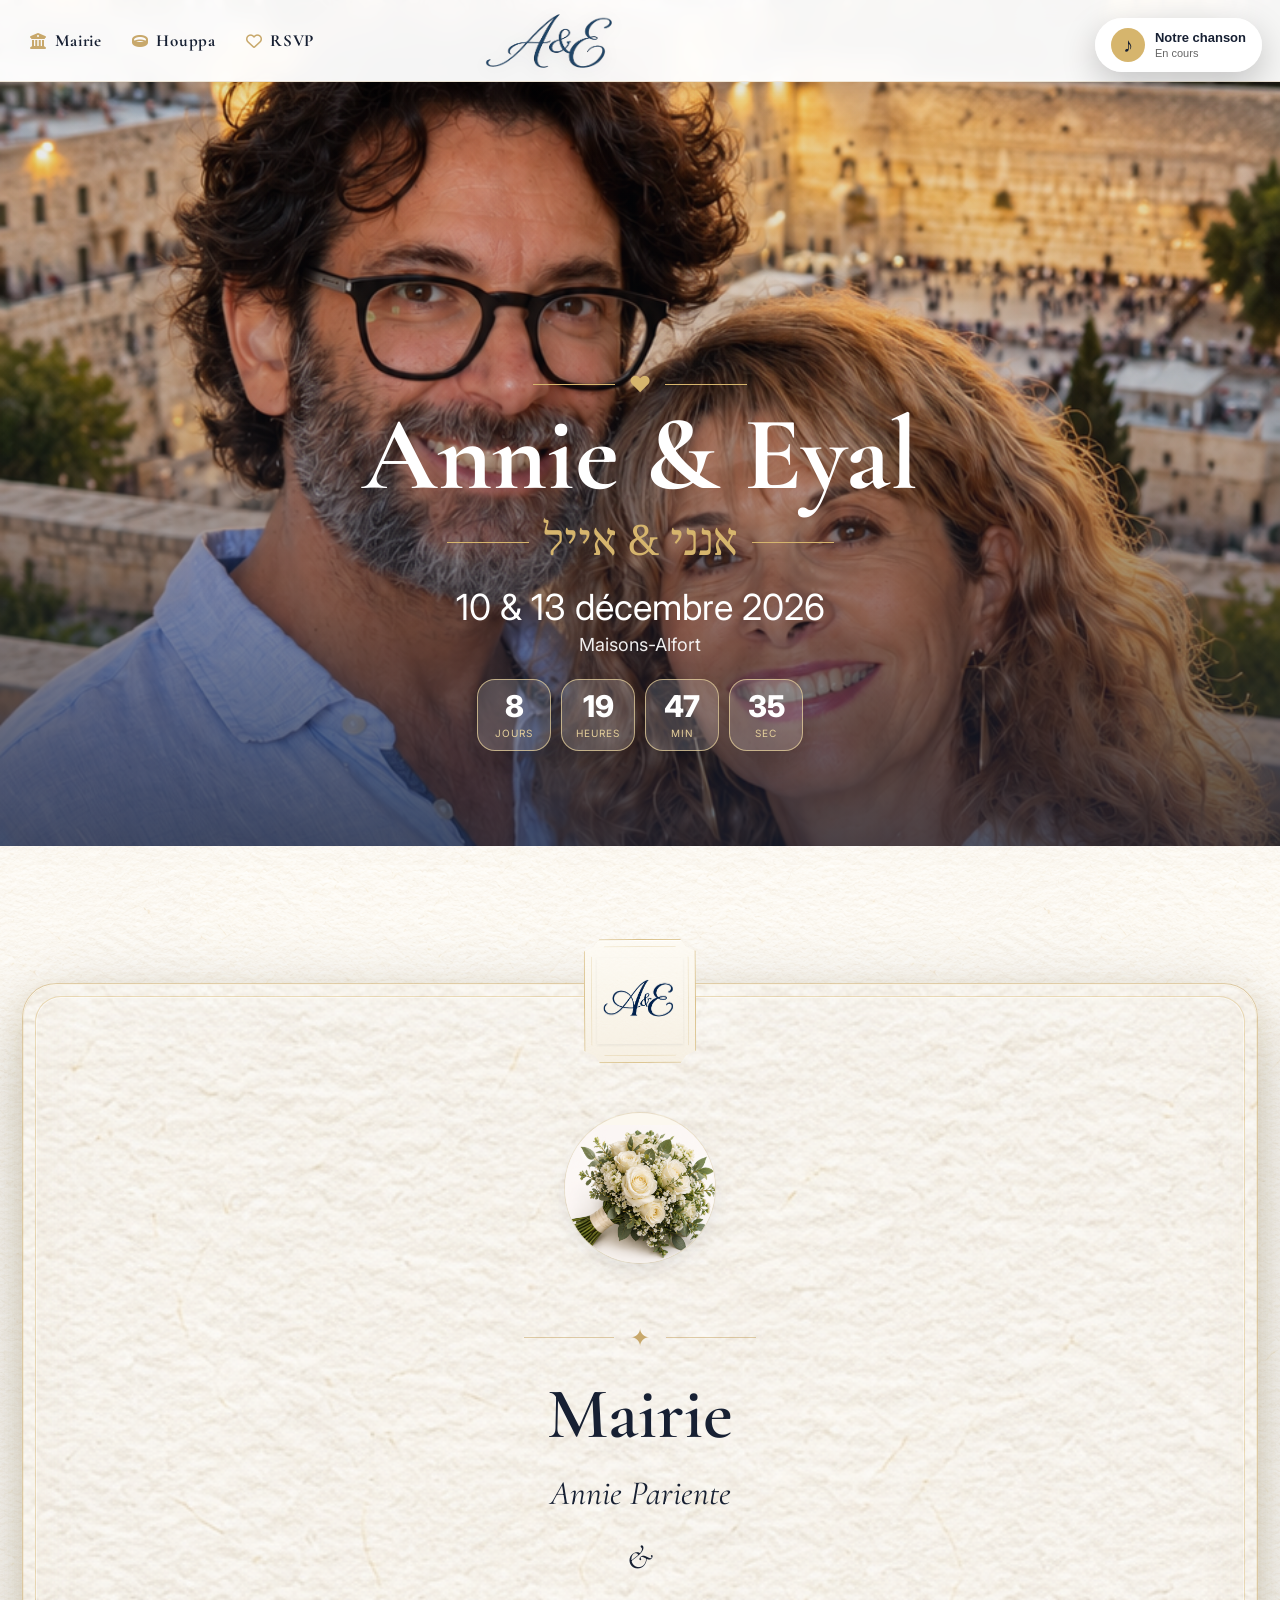
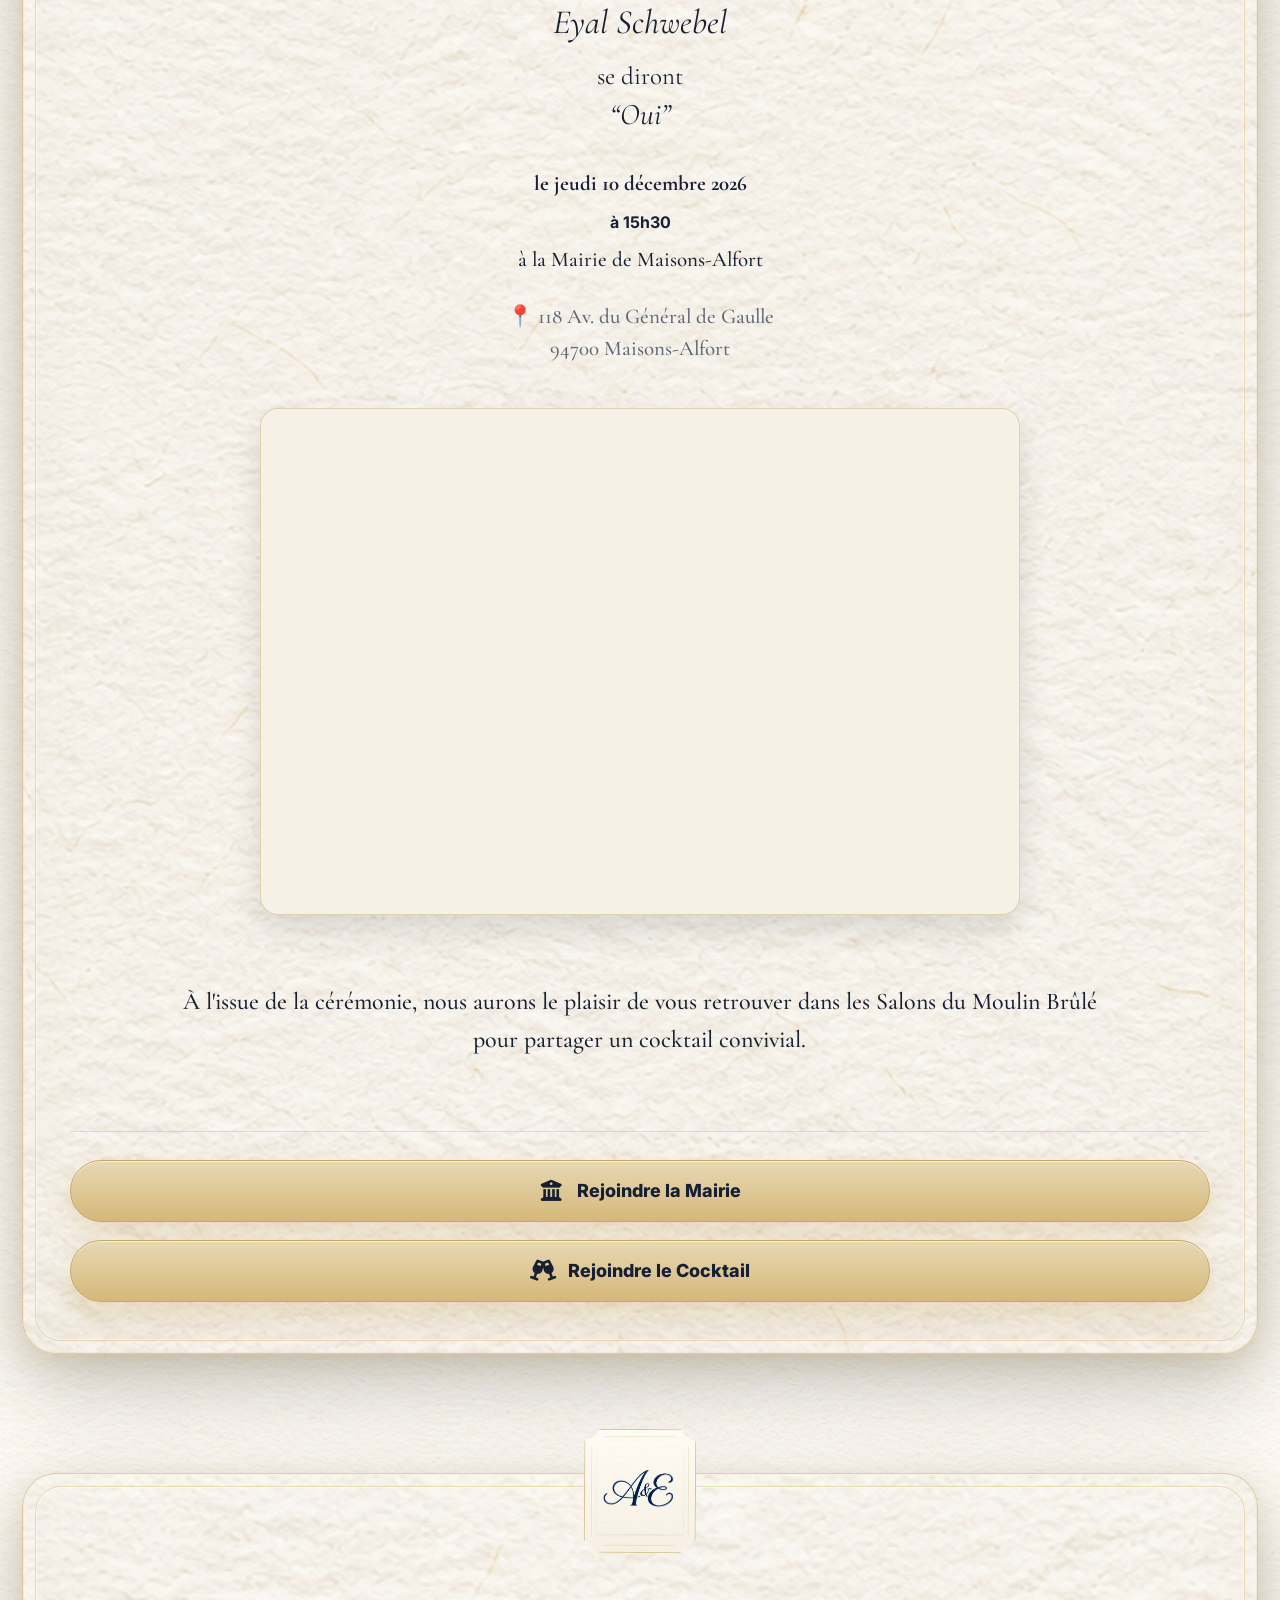
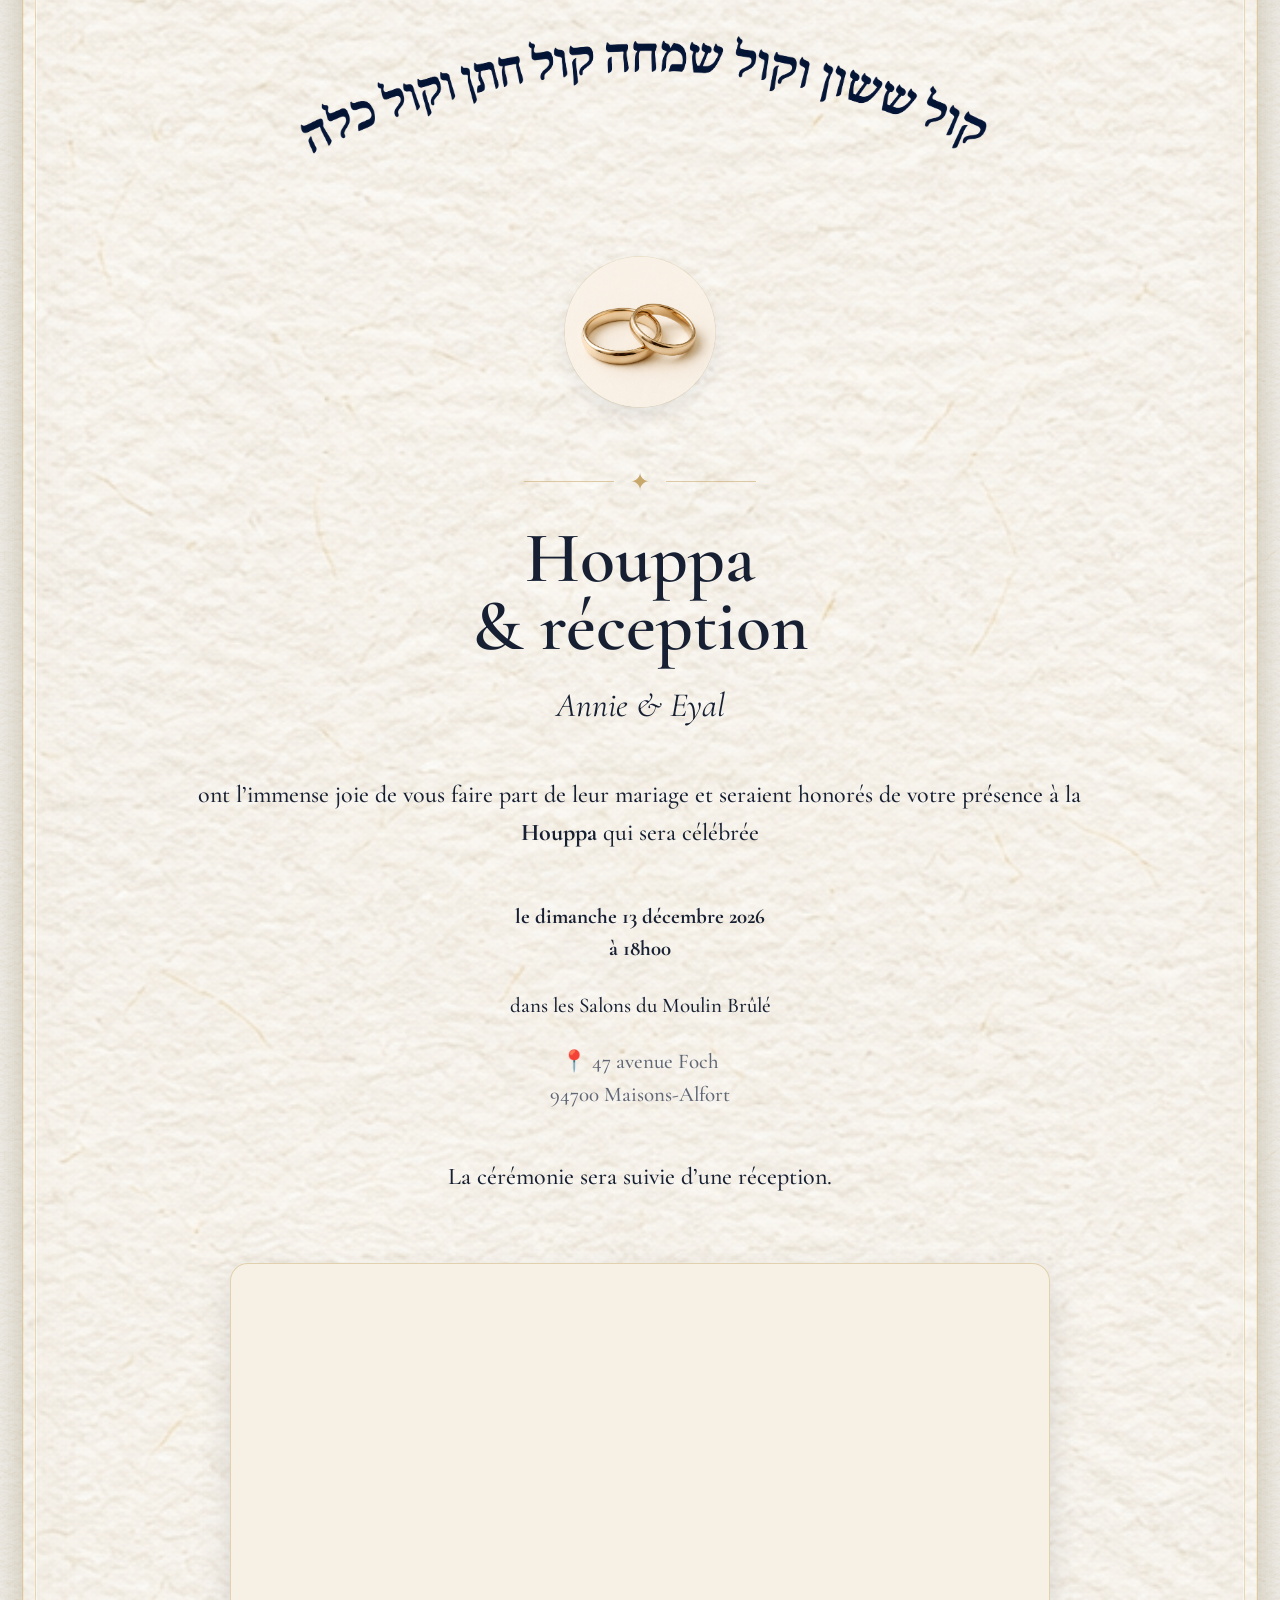
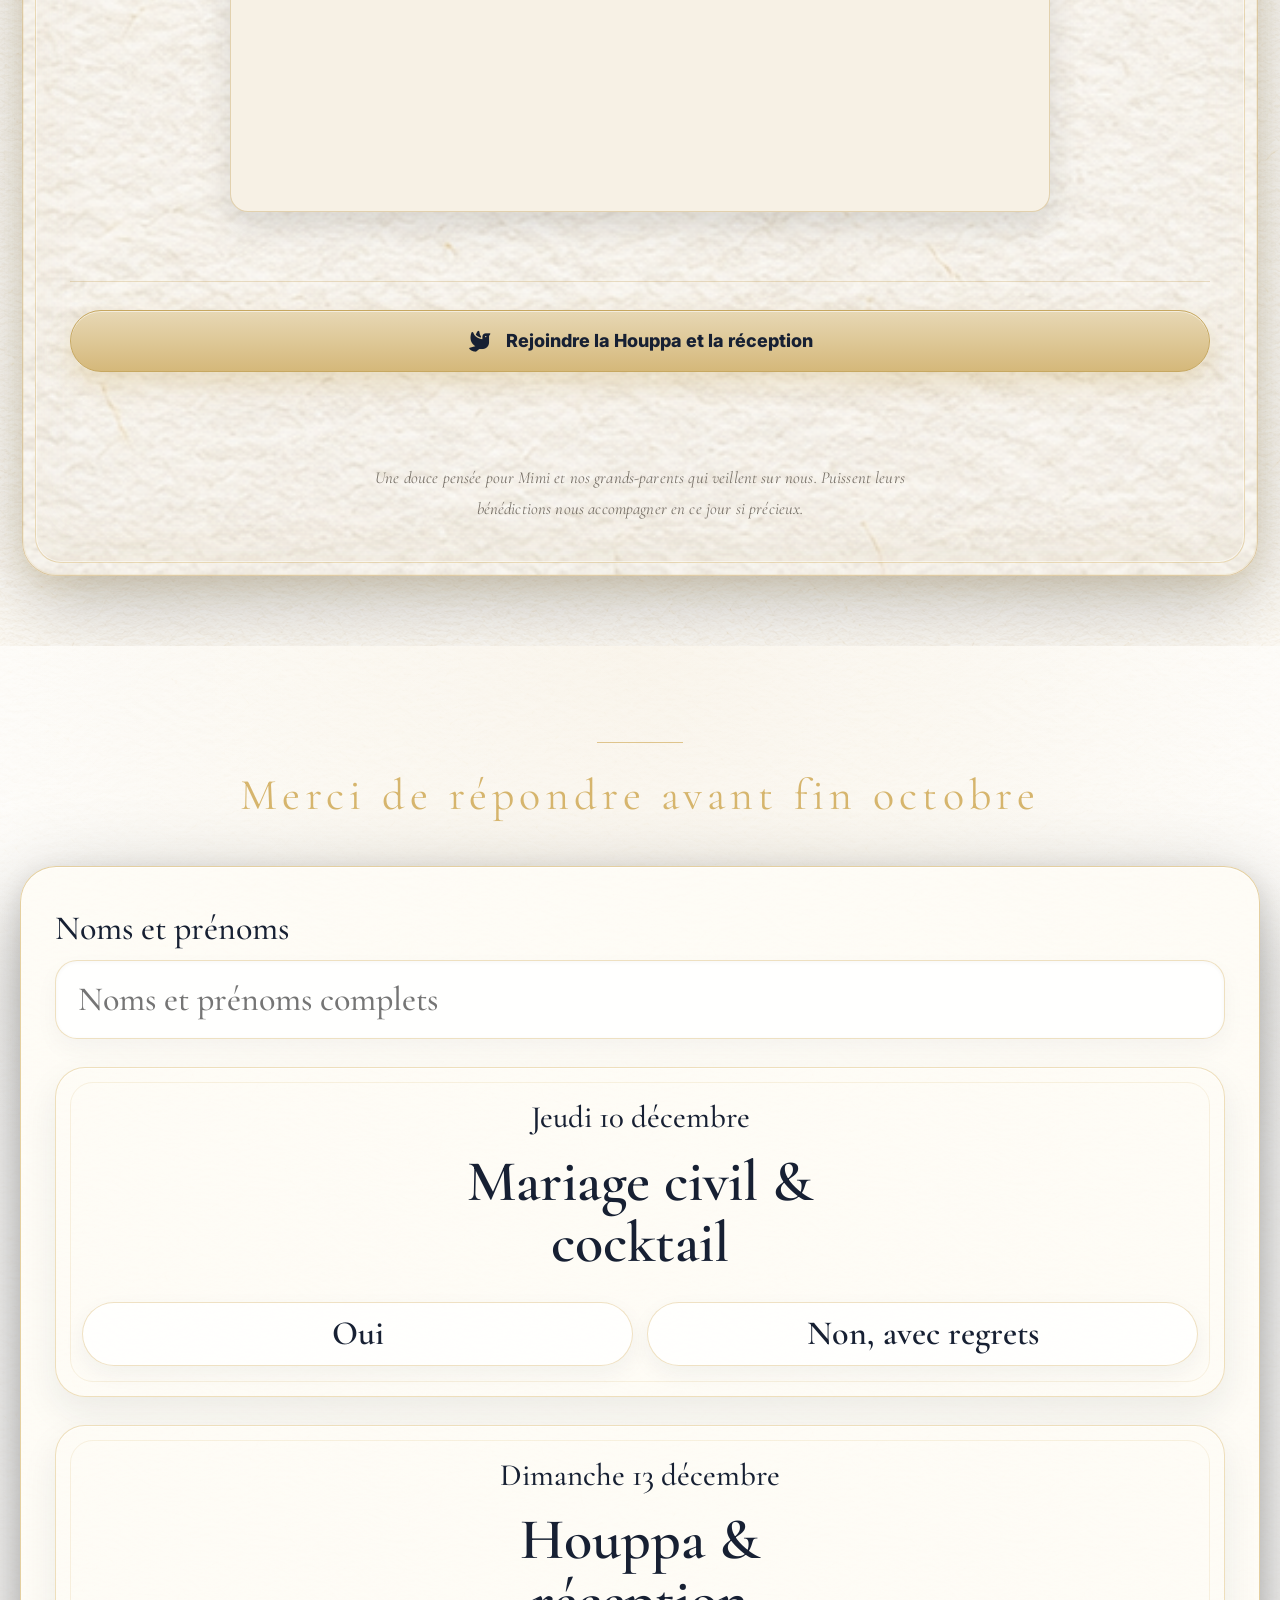
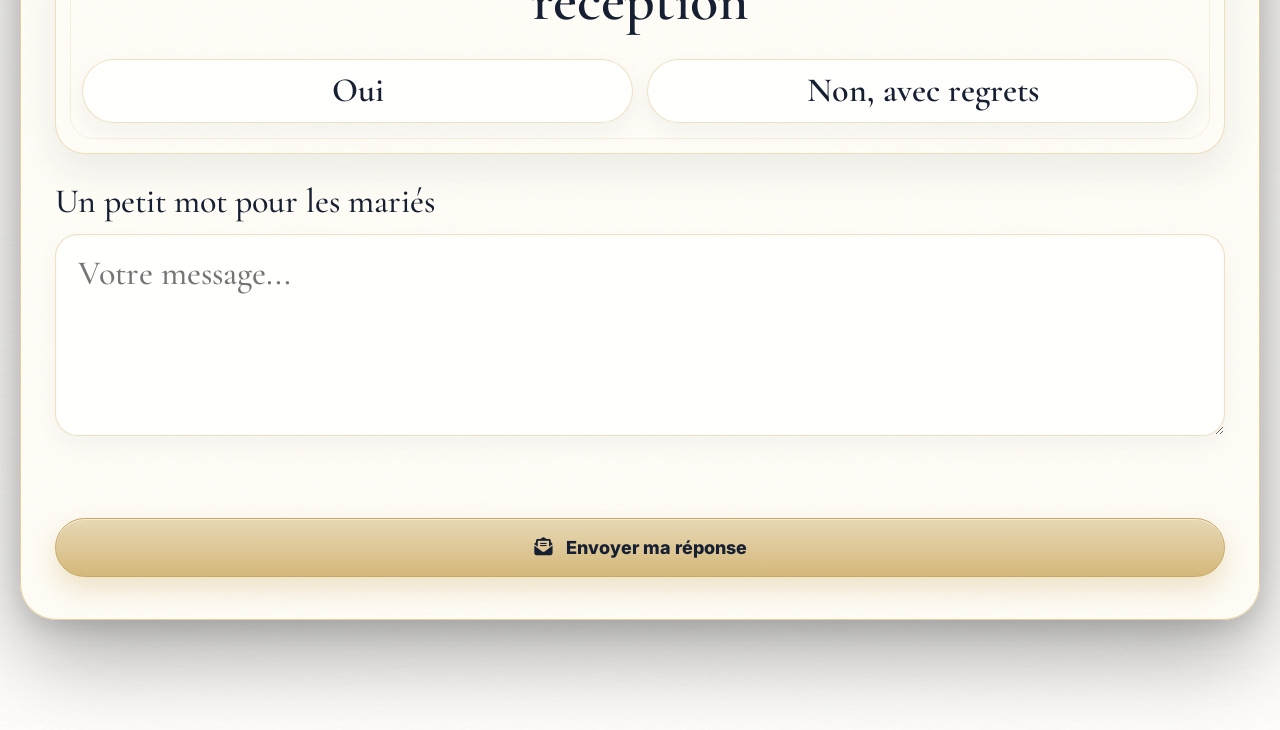
<file: index.html>
<!DOCTYPE html>
<html lang="fr">
<head>

<link rel="stylesheet"
href="https://cdnjs.cloudflare.com/ajax/libs/font-awesome/6.7.2/css/all.min.css">

<meta charset="UTF-8" />
<meta name="viewport" content="width=device-width, initial-scale=1.0" />

<title>Mariage Annie & Eyal</title>

<link rel="stylesheet" href="style.css?v=72.0" />

<!-- Favicons -->
<link rel="icon" type="image/svg+xml" href="/favicon.svg">
<link rel="icon" type="image/x-icon" href="/favicon.ico">
<link rel="icon" type="image/png" sizes="96x96" href="/favicon-96x96.png">
<link rel="apple-touch-icon" href="/apple-touch-icon.png">
<link rel="manifest" href="/site.webmanifest">

<meta name="theme-color" content="#071c4d">

<!-- Open Graph / WhatsApp -->
<meta property="og:type" content="website">
<meta property="og:site_name" content="Annie & Eyal">
<meta property="og:url" content="https://annie-et-eyal.fr/">

<meta property="og:title" content="Annie & Eyal — Notre mariage">
<meta property="og:description" content="10 & 13 décembre 2026 • Maisons-Alfort">

<meta property="og:image" content="https://annie-et-eyal.fr/logo-share-v2.jpg">
<meta property="og:image:secure_url" content="https://annie-et-eyal.fr/logo-share-v2.jpg">
<meta property="og:image:type" content="image/jpeg">
<meta property="og:image:width" content="1200">
<meta property="og:image:height" content="1200">
<meta property="og:image:alt" content="Annie & Eyal — 10 & 13 décembre 2026">

<!-- X / autres applications -->
<meta name="twitter:card" content="summary_large_image">
<meta name="twitter:title" content="Annie & Eyal — Notre mariage">
<meta name="twitter:description" content="10 & 13 décembre 2026 • Maisons-Alfort">
<meta name="twitter:image" content="https://annie-et-eyal.fr/logo-share-v2.jpg">


</head>
<body>
  <audio id="weddingMusic" src="music.mp3" loop></audio>

  <nav class="top-logo-bar" aria-label="Navigation principale">
    <div class="top-nav-links">
      <a href="#mairie" class="top-nav-link">
        <i class="fa-solid fa-building-columns"></i>
        <span>Mairie</span>
      </a>

      <a href="#houppa" class="top-nav-link">
        <i class="fa-solid fa-ring"></i>
        <span>Houppa</span>
      </a>

      <a href="#rsvp" class="top-nav-link">
        <i class="fa-regular fa-heart"></i>
        <span>RSVP</span>
      </a>
    </div>

    <a href="#" class="top-logo-link" aria-label="Retour en haut de la page">
      <img src="logo-ae-optimise.png" alt="Annie &amp; Eyal">
    </a>
  </nav>

  <button id="musicBtn" class="music-player" onclick="toggleMusic()" type="button">
    <span id="musicIcon" class="music-icon">♪</span>
    <span class="music-copy">
      <strong>Notre chanson</strong>
      <small id="musicText">Écouter</small>
    </span>
  </button>

  <header class="hero">
    <div class="hero-bg"></div>
    <div class="hero-content">

    <div class="hero-ornament">
      <span></span>
      <strong>♥</strong>
      <span></span>
    </div>

    <h1>Annie &amp; Eyal</h1>

    <div class="hero-ornament hebrew-line">
      <span></span>
      <p class="hebrew-title" dir="rtl">אנני &amp; אייל</p>
      <span></span>
    </div>

    <p class="date">10 &amp; 13 décembre 2026</p>
    <p class="place">Maisons-Alfort</p>
<div class="hero-countdown" aria-label="Compte à rebours">
  <div class="hero-countdown-card">
    <span id="days">0</span>
    <small>jours</small>
  </div>
  <div class="hero-countdown-card">
    <span id="hours">0</span>
    <small>heures</small>
  </div>
  <div class="hero-countdown-card">
    <span id="minutes">0</span>
    <small>min</small>
  </div>
  <div class="hero-countdown-card">
    <span id="seconds">0</span>
    <small>sec</small>
  </div>
</div>
  </div>
</header>

  <main>
   

   <section class="celebrations-section reveal">

  <div class="luxury-cards">

    <article id="mairie" class="luxury-card civil-invitation-card">
 <div class="luxury-card-inner civil-card-inner">

    <div class="card-logo">
      <img src="logo.png" alt="A&E">
    </div>
 <div class="civil-bouquet">
    <img src="bouquet.png" alt="Bouquet de mariée">
</div>
   <div class="luxury-separator">✦</div>

     <h3 class="invitation-title">Mairie</h3>

   

    <p class="civil-names">Annie Pariente</p>
    <p class="civil-names"> &amp; </p>
    <p class="civil-names">Eyal Schwebel</p>
    <p class="civil-text">
      se diront<br>
      <span>“Oui”</span>
    </p>

    <p class="civil-date">
     <strong> le jeudi 10 décembre 2026</strong>
    </p>
<strong>à 15h30</strong>
    <p class="civil-place">
      à la Mairie de Maisons-Alfort
    </p>

<p class="luxury-address">
  📍 118 Av. du Général de Gaulle<br>
  94700 Maisons-Alfort
</p>





<div class="location-photo location-photo-mairie">
  <img src="mairie-maisons-alfort.jpg" alt="Mairie de Maisons-Alfort" loading="lazy" decoding="async">
</div>
    
   <p class="ceremony-description">

À l'issue de la cérémonie, nous aurons le plaisir de vous retrouver dans les Salons du Moulin Brûlé pour partager un cocktail convivial.

</p>
 
   
    <div class="map-actions invite-map-actions">

 <a
  href="https://www.google.com/maps/dir/?api=1&destination=118%20Avenue%20du%20G%C3%A9n%C3%A9ral%20de%20Gaulle%2C%2094700%20Maisons-Alfort&travelmode=driving"
  target="_blank"
  rel="noopener noreferrer"
  class="location-button"
>
  <i class="fa-solid fa-building-columns"></i>
  <span>Rejoindre la Mairie</span>
</a>
      
  <a
  href="https://www.google.com/maps/dir/?api=1&destination=47%20Avenue%20Foch%2C%2094700%20Maisons-Alfort&travelmode=driving"
  target="_blank"
  rel="noopener noreferrer"
  class="location-button"
>
  <i class="fa-solid fa-champagne-glasses"></i>
  <span>Rejoindre le Cocktail</span>
</a>

</div>

  </div>
</article>

   <article id="houppa" class="luxury-card religious-invitation-card reveal">
  <div class="luxury-card-inner">

    <div class="card-logo">
      <img src="logo.png" alt="A&E">
    </div>

 <div class="hebrew-blessing-svg">
  <img src="hebrew-blessing.png"
       alt="קול ששון וקול שמחה קול חתן וקול כלה"
       class="hebrew-blessing-image">
</div>

    <div class="houppa-alliances" aria-hidden="true">
  <img src="alliances.png" alt="">
  </div>

    <div class="luxury-separator">✦</div>

    <h3 class="invitation-title">
      Houppa<br>
      &amp; réception
    </h3>

    <p class="civil-names">
      Annie &amp; Eyal
    </p>

    <p class="ceremony-description">
      ont l’immense joie de vous faire part de leur mariage
      et seraient honorés de votre présence à la
      <strong>Houppa</strong> qui sera célébrée
    </p>

    <p class="invitation-date">
      <strong>le dimanche 13 décembre 2026<br></strong>
      <strong>à 18h00</strong>
    </p>

    <p class="invitation-place">
       dans les Salons du Moulin Brûlé
    </p>

    <p class="invitation-address">
      📍 47 avenue Foch<br>
      94700 Maisons-Alfort
    </p>

    <p class="ceremony-description">
      La cérémonie sera suivie d’une réception.
    </p>

    <div class="location-photo location-photo-moulin">
      <img src="moulin-brule.jpg"
           alt="Salons du Moulin Brûlé"
           loading="lazy"
           decoding="async">
    </div>

    <div class="map-actions invite-map-actions">
     <a
  href="https://www.google.com/maps/dir/?api=1&destination=47%20Avenue%20Foch%2C%2094700%20Maisons-Alfort&travelmode=driving"
  target="_blank"
  rel="noopener noreferrer"
  class="location-button"
>
  <i class="fa-solid fa-dove"></i>
  <span>Rejoindre la Houppa et la réception</span>
</a>
    </div>

  

    <p class="ceremony-description memorial-text">
      <em>
        Une douce pensée pour Mimi et nos grands-parents
        qui veillent sur nous.
    
        Puissent leurs bénédictions nous accompagner
        en ce jour si précieux.
      </em>
    </p>

  </div>
</article>
  </div>
</section>

    <section id="rsvp" class="rsvp-premium-section reveal">

  <div class="rsvp-premium-wrap">

  <div class="rsvp-intro rsvp-minimal">
  <span class="rsvp-mini-line"></span>

  <p class="rsvp-small-title">Merci de répondre avant fin octobre</p>

  
  </p>
</div>

    <form class="premium-rsvp"
          action="https://script.google.com/macros/s/AKfycbwGCqW6mqo_G4SD4EnlC6eAWY_SbiVunRXSMvp6ylOnwmyRjk0ujJ-hKHcPNoDShLSvig/exec"
          method="POST"
          target="hidden_iframe"
          onsubmit="return handleRsvpSubmit();">

      <div class="field-block rsvp-name-block">
        <label for="guestName">Noms et prénoms</label>
        <input id="guestName"
               type="text"
               name="nom"
               autocomplete="name"
               placeholder="Noms et prénoms complets"
               required>
      </div>

      <div class="rsvp-event-card" data-event="civil">
        <div class="rsvp-event-head">
          <span class="event-tag rsvp-date">Jeudi 10 décembre</span>
          <h3 class="rsvp-title">Mariage civil &amp;<br>cocktail</h3>
        </div>

        <div class="choice-row">
          <label class="choice-pill">
            <input type="radio" name="civilResponse" value="Oui" onchange="toggleEventCount('civil', true)">
            <span>Oui</span>
          </label>

          <label class="choice-pill">
            <input type="radio" name="civilResponse" value="Non" onchange="toggleEventCount('civil', false)">
            <span>Non, avec regrets</span>
          </label>
        </div>

        <div id="civilCount" class="count-panel">
          <p>Nombre de personnes</p>
          <div class="stepper">
            <button type="button" onclick="changeCount('nbCivil', -1)">−</button>
            <input id="nbCivil" type="number" name="nbCivil" min="0" value="0" readonly required>
            <button type="button" onclick="changeCount('nbCivil', 1)">+</button>
          </div>
        </div>
      </div>

      <div class="rsvp-event-card" data-event="religieux">
        <div class="rsvp-event-head">
          <span class="event-tag rsvp-date">Dimanche 13 décembre</span>
          <h3 class="rsvp-title">Houppa &amp;<br>réception</h3>
        </div>

        <div class="choice-row">
          <label class="choice-pill">
            <input type="radio" name="religieuxResponse" value="Oui" onchange="toggleEventCount('religieux', true)">
            <span>Oui</span>
          </label>

          <label class="choice-pill">
            <input type="radio" name="religieuxResponse" value="Non" onchange="toggleEventCount('religieux', false)">
            <span>Non, avec regrets</span>
          </label>
        </div>

        <div id="religieuxCount" class="count-panel">
          <p>Nombre de personnes</p>
          <div class="stepper">
            <button type="button" onclick="changeCount('nbReligieux', -1)">−</button>
            <input id="nbReligieux" type="number" name="nbReligieux" min="0" value="0" readonly required>
            <button type="button" onclick="changeCount('nbReligieux', 1)">+</button>
          </div>
        </div>
      </div>

      <div class="field-block">
        <label for="message">Un petit mot pour les mariés</label>
        <textarea id="message" name="message" rows="4" placeholder="Votre message..."></textarea>
      </div>

      <p id="rsvpError" class="rsvp-error"></p>

      <button id="rsvpSubmit" class="rsvp-submit" type="submit">
        <i class="fa-solid fa-envelope-open-text"></i>
        <span>Envoyer ma réponse</span>
      </button>

    </form>

    <iframe id="hidden_iframe" name="hidden_iframe" style="display:none;"></iframe>

    <div id="rsvpThanks" class="rsvp-thanks-premium">
      <img class="thanks-logo" src="logo.png" alt="A&E">
      <div class="thanks-heart">❤</div>
      <h3>Merci</h3>
      <p>Votre réponse a bien été enregistrée.</p>
      <p class="thanks-signature">Annie &amp; Eyal</p>
      <p class="thanks-hebrew" dir="rtl">אנני &amp; אייל</p>
    </div>

  </div>

  <div id="confettiLayer" aria-hidden="true"></div>

</section>
  </main>

  <script src="script.js?v=6.0"></script>
</body>
</html>
</file>
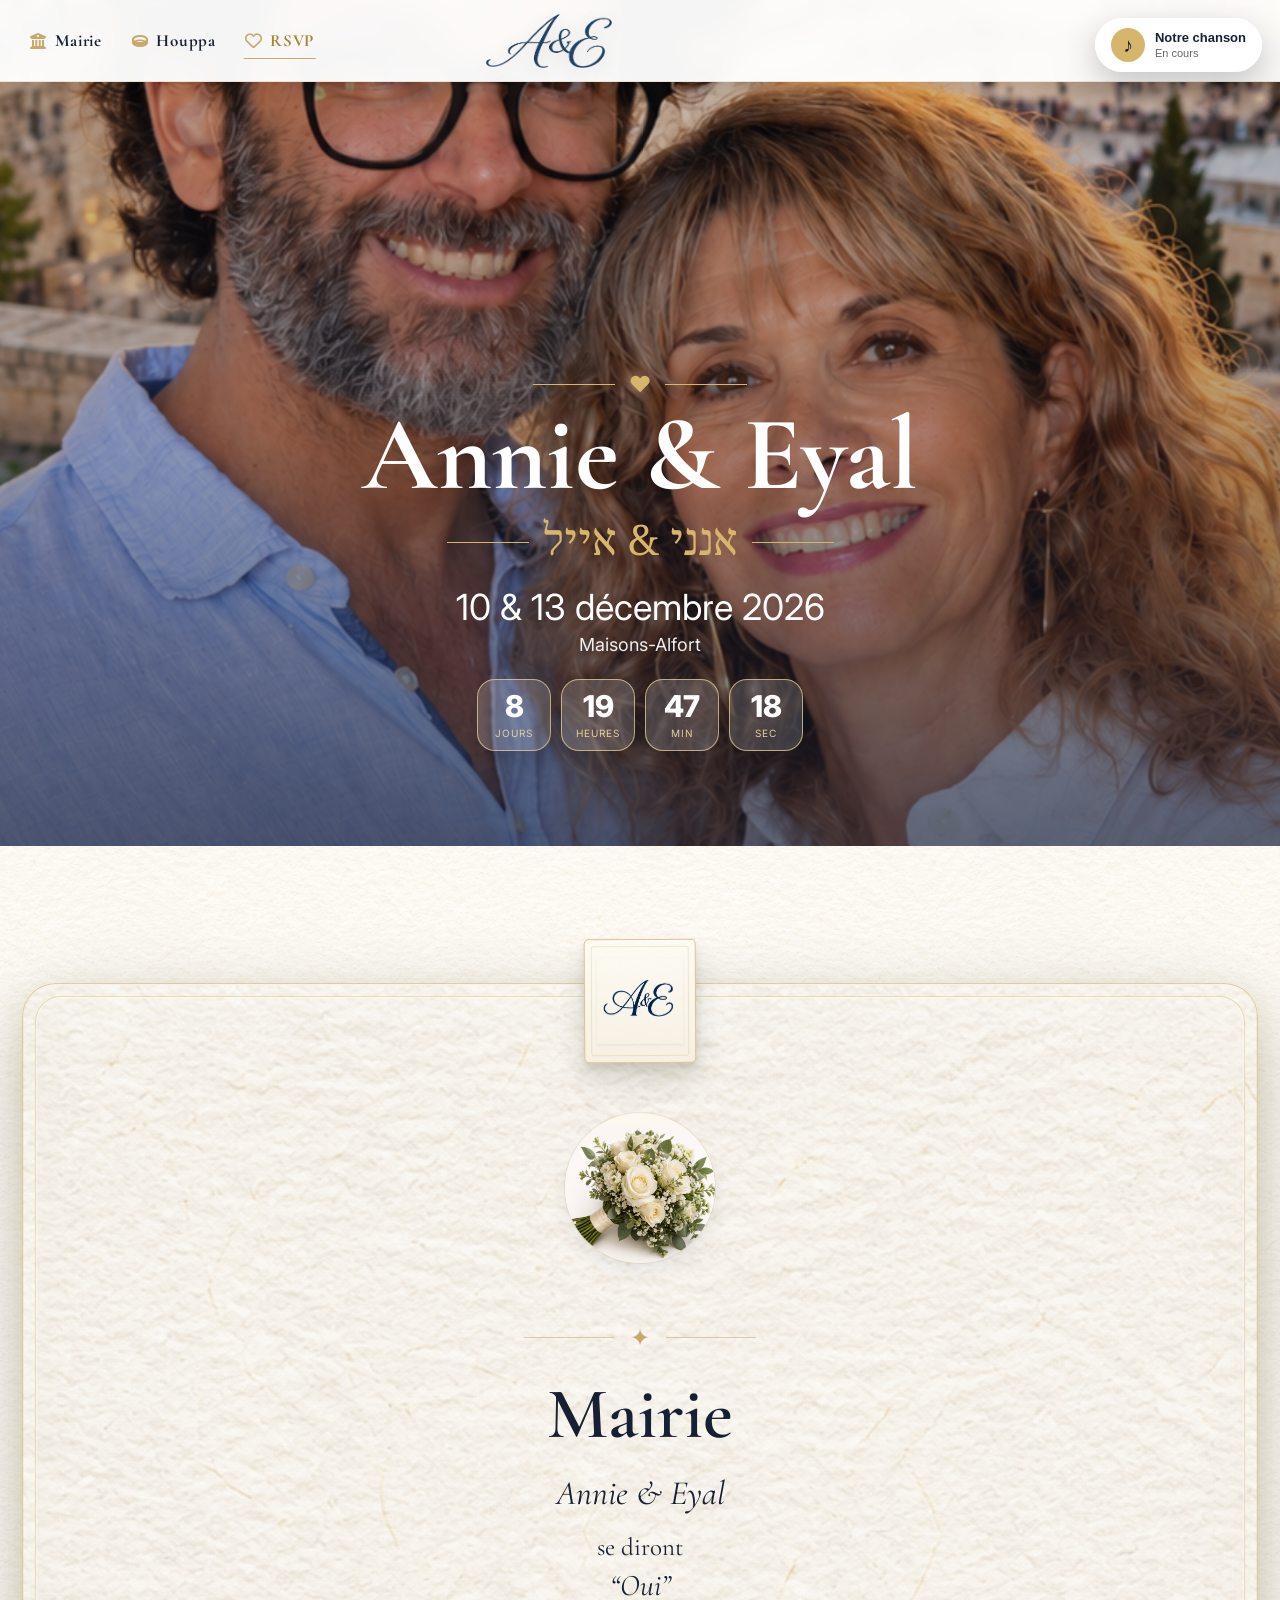
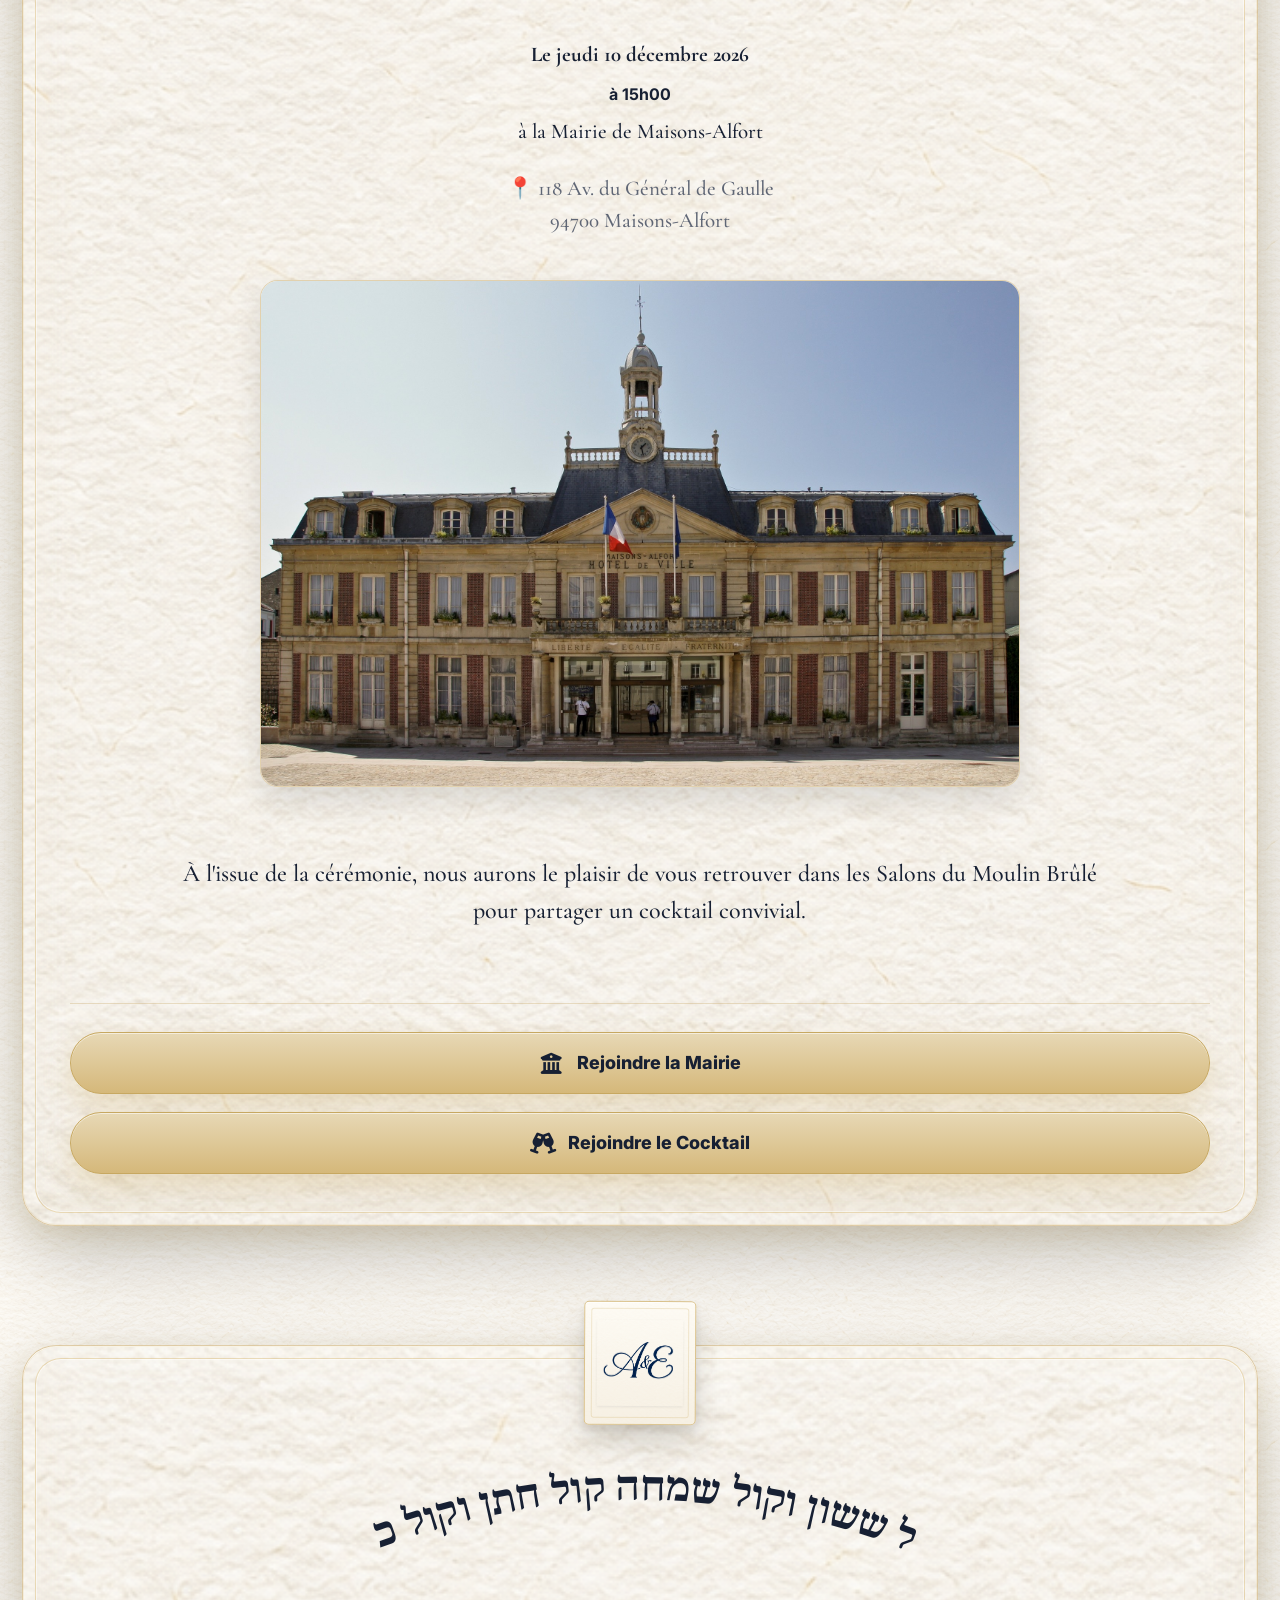
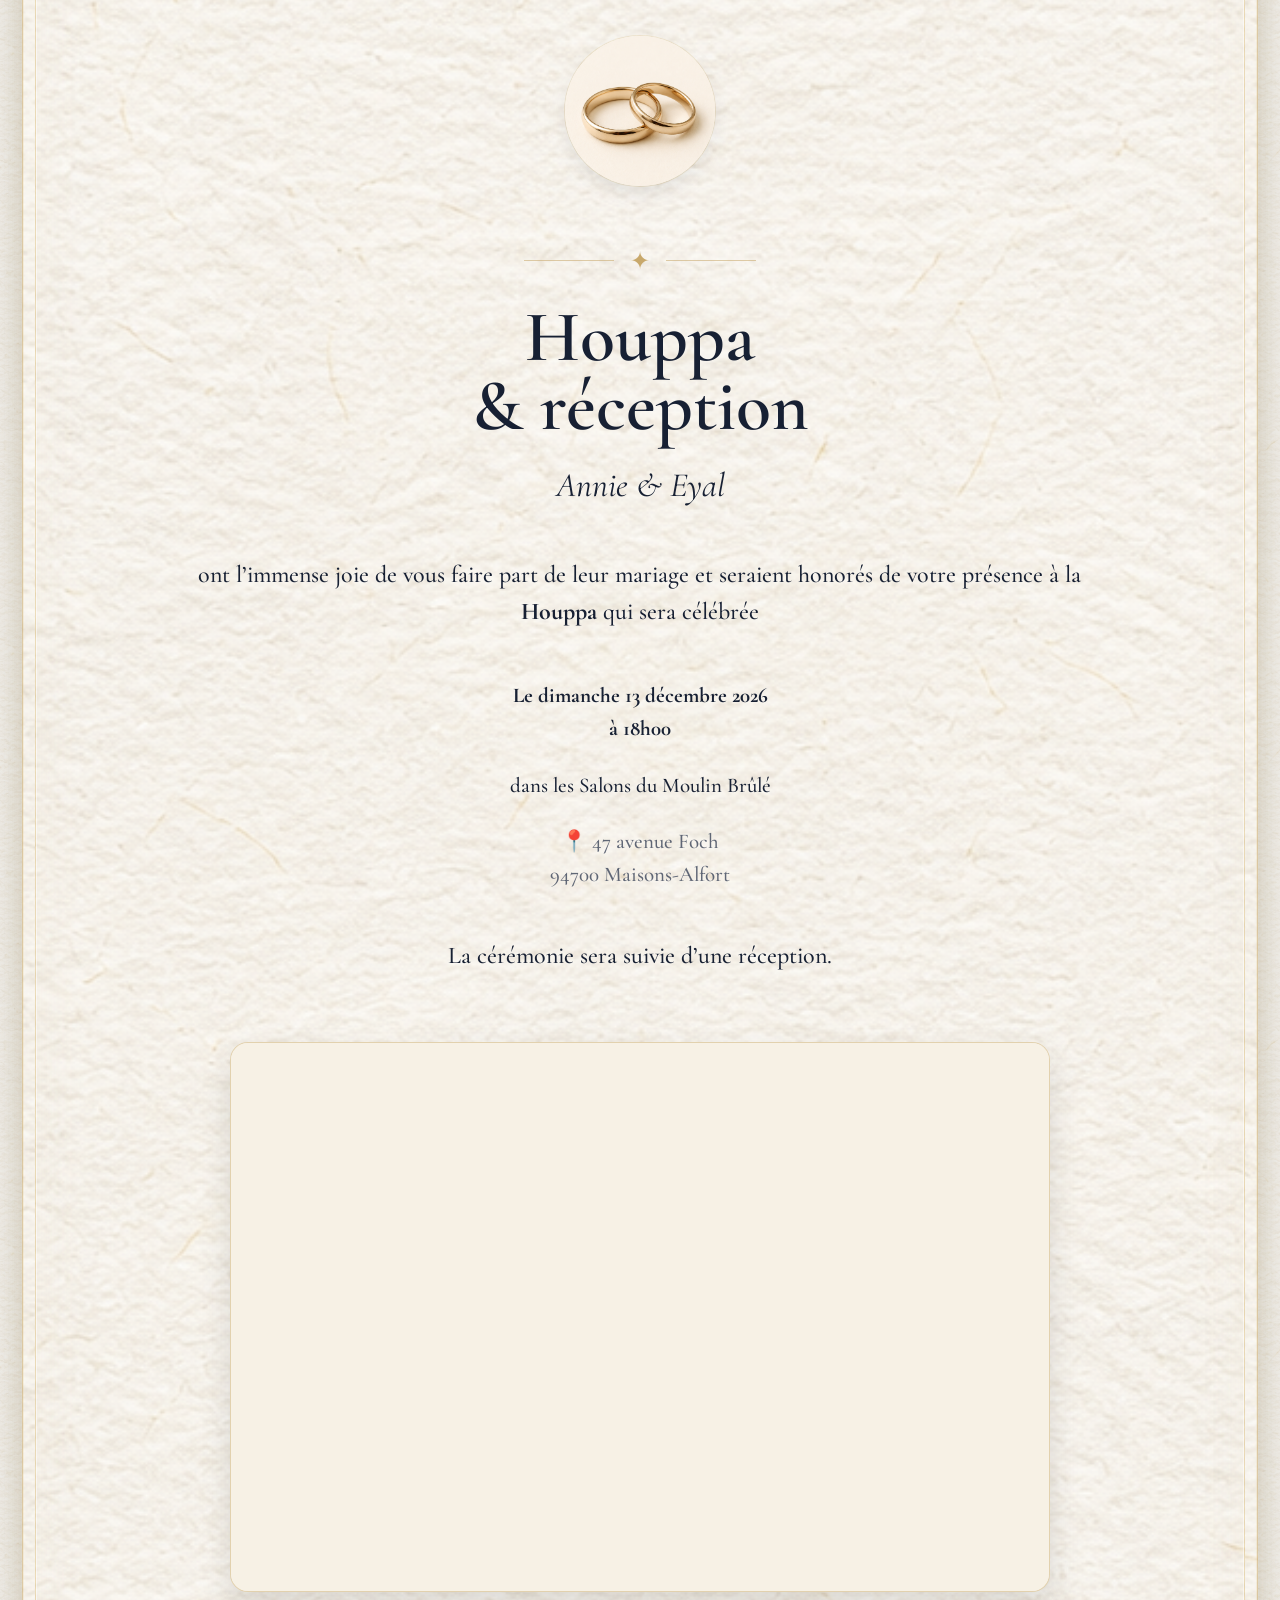
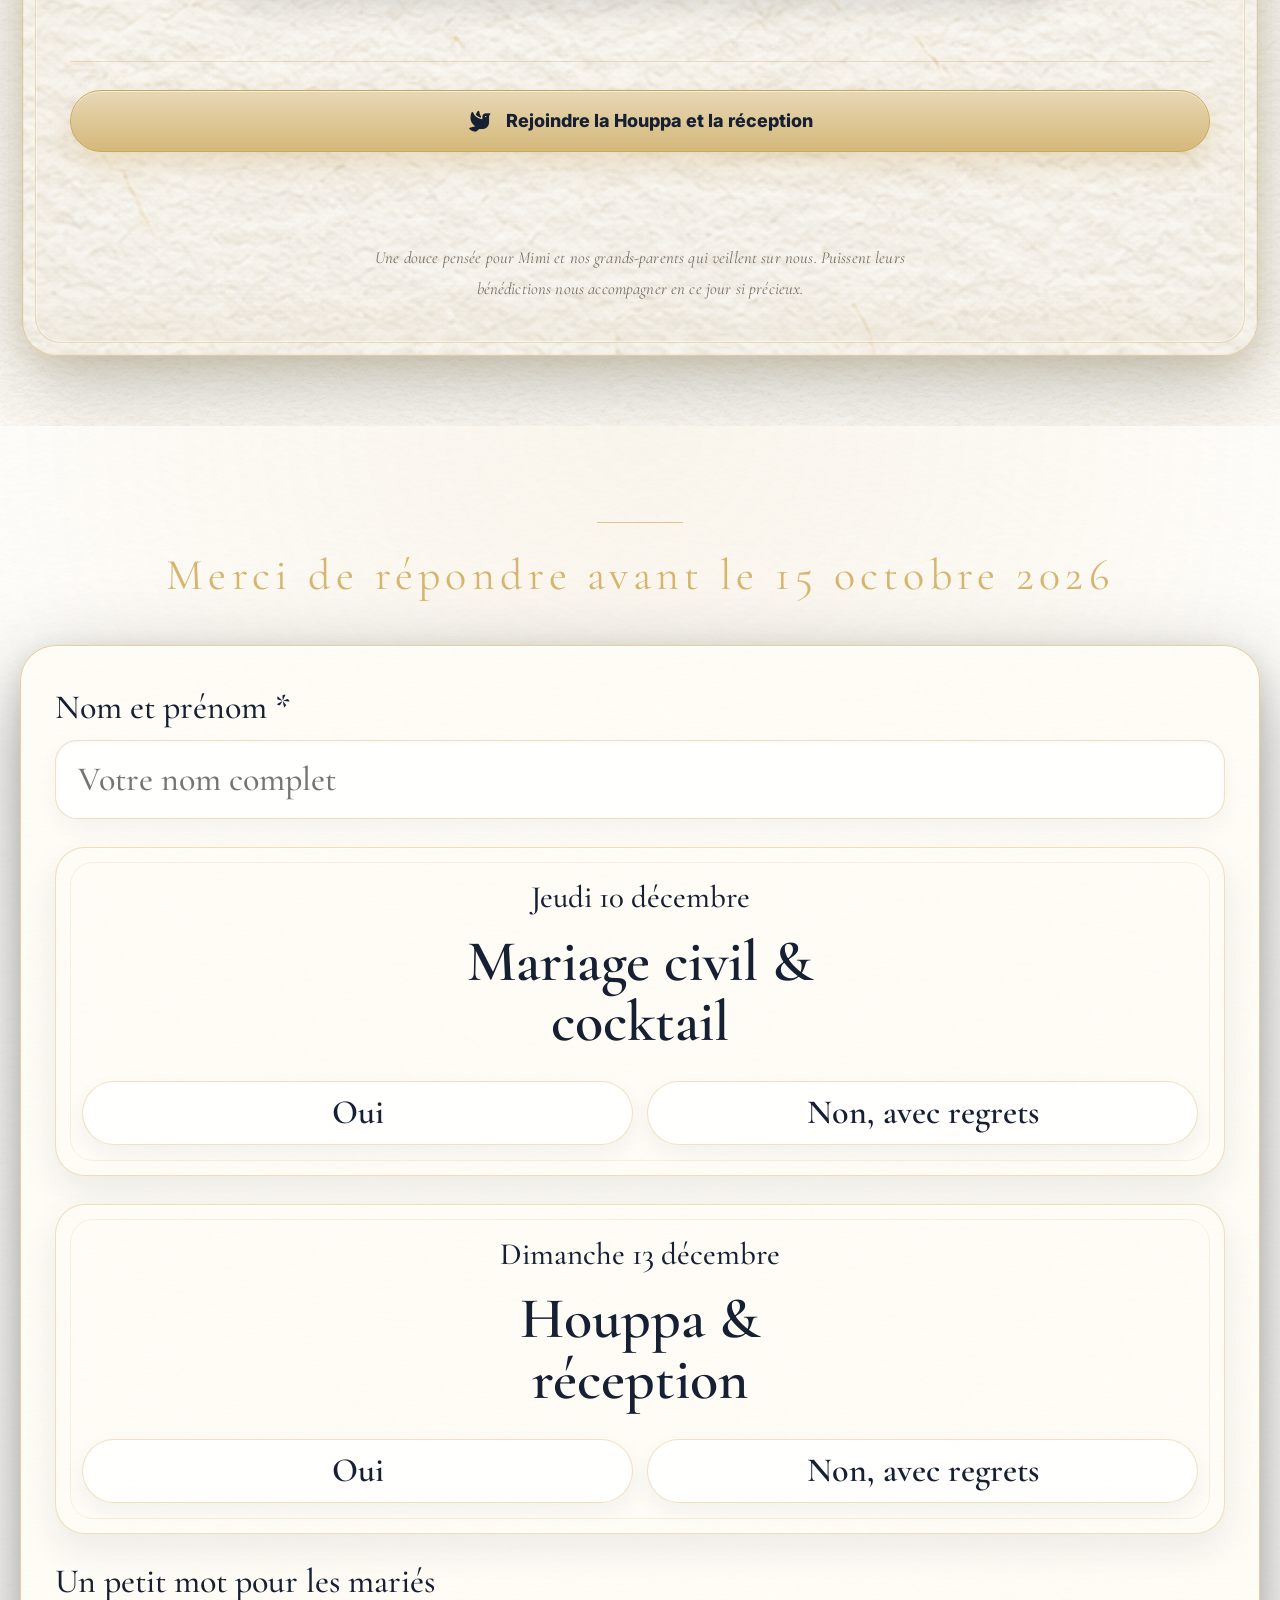
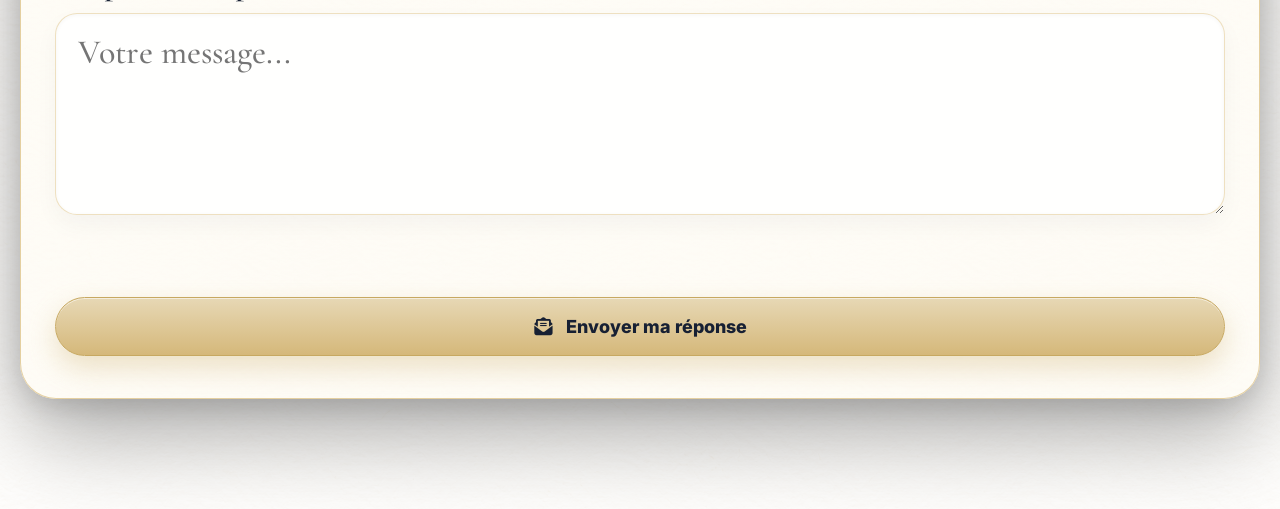
<file: index_old.html>
<!DOCTYPE html>
<html lang="fr">
<head>

<link rel="stylesheet"
href="https://cdnjs.cloudflare.com/ajax/libs/font-awesome/6.7.2/css/all.min.css">

<meta charset="UTF-8" />
<meta name="viewport" content="width=device-width, initial-scale=1.0" />

<link rel="preload" as="image" href="nous.png" fetchpriority="high">
<link rel="preload" as="image" href="mairie-maisons-alfort.jpg">
<link rel="preload" as="image" href="moulin-brule.jpg">
<link rel="preload" as="image" href="logo-ae-optimise.png">


<title>Mariage Annie & Eyal</title>

<link rel="stylesheet" href="style-test.css?v=1.0">

<!-- Favicons -->
<link rel="icon" type="image/svg+xml" href="/favicon.svg">
<link rel="icon" type="image/x-icon" href="/favicon.ico">
<link rel="icon" type="image/png" sizes="96x96" href="/favicon-96x96.png">
<link rel="apple-touch-icon" href="/apple-touch-icon.png">
<link rel="manifest" href="/site.webmanifest">

<meta name="theme-color" content="#071c4d">

<!-- Open Graph -->
<meta property="og:title" content="Mariage Annie & Eyal">
<meta property="og:description" content="13 décembre 2026 • Notre mariage">
<meta property="og:type" content="website">
<meta property="og:url" content="https://annie-et-eyal.fr">
<meta property="og:image" content="https://annie-et-eyal.fr/logo-share.png">
<meta property="og:image:secure_url" content="https://annie-et-eyal.fr/logo-share.png">
<meta property="og:image:type" content="image/png">
<meta property="og:image:width" content="1200">
<meta property="og:image:height" content="1200">

<!-- Twitter / WhatsApp -->
<meta name="twitter:card" content="summary_large_image">
<meta name="twitter:title" content="Mariage Annie & Eyal">
<meta name="twitter:description" content="13 décembre 2026 • Notre mariage">
<meta name="twitter:image" content="https://annie-et-eyal.fr/logo-share.png">

</head>
<body>
  <audio id="weddingMusic" src="music.mp3" loop></audio>

  <nav class="top-logo-bar" aria-label="Navigation principale">
    <div class="top-nav-links">
      <a href="#mairie" class="top-nav-link is-active" aria-current="page">
        <i class="fa-solid fa-building-columns"></i>
        <span>Mairie</span>
      </a>

      <a href="#houppa" class="top-nav-link">
        <i class="fa-solid fa-ring"></i>
        <span>Houppa</span>
      </a>

      <a href="#rsvp" class="top-nav-link">
        <i class="fa-regular fa-heart"></i>
        <span>RSVP</span>
      </a>
    </div>

    <a href="#" class="top-logo-link" aria-label="Retour en haut de la page">
      <img src="logo-ae-optimise.png" alt="Annie &amp; Eyal">
    </a>
  </nav>

  <div id="navFeedback" class="nav-feedback" aria-hidden="true">✦</div>

  <button id="musicBtn" class="music-player" onclick="toggleMusic()" type="button">
    <span id="musicIcon" class="music-icon">♪</span>
    <span class="music-copy">
      <strong>Notre chanson</strong>
      <small id="musicText">Écouter</small>
    </span>
  </button>

  <header class="hero">
    <div class="hero-bg"></div>
    <div class="hero-content">

    <div class="hero-ornament">
      <span></span>
      <strong>♥</strong>
      <span></span>
    </div>

    <h1>Annie &amp; Eyal</h1>

    <div class="hero-ornament hebrew-line">
      <span></span>
      <p class="hebrew-title" dir="rtl">אנני &amp; אייל</p>
      <span></span>
    </div>

    <p class="date">10 &amp; 13 décembre 2026</p>
    <p class="place">Maisons-Alfort</p>
<div class="hero-countdown" aria-label="Compte à rebours">
  <div class="hero-countdown-card">
    <span id="days">0</span>
    <small>jours</small>
  </div>
  <div class="hero-countdown-card">
    <span id="hours">0</span>
    <small>heures</small>
  </div>
  <div class="hero-countdown-card">
    <span id="minutes">0</span>
    <small>min</small>
  </div>
  <div class="hero-countdown-card">
    <span id="seconds">0</span>
    <small>sec</small>
  </div>
</div>
  </div>
</header>

  <main>
   

   <section class="celebrations-section reveal">

  <div class="luxury-cards">

    <article id="mairie" class="luxury-card civil-invitation-card">
 <div class="luxury-card-inner civil-card-inner">

    <div class="card-logo">
      <img src="logo.png" alt="A&E">
    </div>
 <div class="civil-bouquet">
    <img src="bouquet.png" alt="Bouquet de mariée">
</div>
   <div class="luxury-separator">✦</div>

     <h3 class="invitation-title">Mairie</h3>

   

    <p class="civil-names">Annie &amp; Eyal</p>

    <p class="civil-text">
      se diront<br>
      <span>“Oui”</span>
    </p>

    <p class="civil-date">
     <strong> Le jeudi 10 décembre 2026</strong>
    </p>
<strong>à 15h00</strong>
    <p class="civil-place">
      à la Mairie de Maisons-Alfort
    </p>

<p class="luxury-address">
  📍 118 Av. du Général de Gaulle<br>
  94700 Maisons-Alfort
</p>





<div class="location-photo location-photo-mairie">
  <img src="mairie-maisons-alfort.jpg" alt="Mairie de Maisons-Alfort" loading="lazy" decoding="async">
</div>
    
   <p class="ceremony-description">

À l'issue de la cérémonie, nous aurons le plaisir de vous retrouver dans les Salons du Moulin Brûlé pour partager un cocktail convivial.

</p>
 
   
    <div class="map-actions invite-map-actions">

 <a
  href="https://www.google.com/maps/dir/?api=1&destination=118%20Avenue%20du%20G%C3%A9n%C3%A9ral%20de%20Gaulle%2C%2094700%20Maisons-Alfort&travelmode=driving"
  target="_blank"
  rel="noopener noreferrer"
  class="location-button"
>
  <i class="fa-solid fa-building-columns"></i>
  <span>Rejoindre la Mairie</span>
</a>
      
  <a
  href="https://www.google.com/maps/dir/?api=1&destination=47%20Avenue%20Foch%2C%2094700%20Maisons-Alfort&travelmode=driving"
  target="_blank"
  rel="noopener noreferrer"
  class="location-button"
>
  <i class="fa-solid fa-champagne-glasses"></i>
  <span>Rejoindre le Cocktail</span>
</a>

</div>

  </div>
</article>

   <article id="houppa" class="luxury-card religious-invitation-card reveal">
  <div class="luxury-card-inner">

    <div class="card-logo">
      <img src="logo.png" alt="A&E">
    </div>

    <div class="hebrew-blessing-svg" dir="rtl">
      <svg viewBox="0 0 820 170" role="img">
        <defs>
          <path id="blessingCurve" d="M 120 125 Q 410 15 700 125" />
        </defs>

        <text class="blessing-text">
          <textPath href="#blessingCurve"
                    startOffset="50%"
                    text-anchor="middle">
            קול ששון וקול שמחה קול חתן וקול כלה
          </textPath>
        </text>
      </svg>
    </div>

    <div class="houppa-alliances" aria-hidden="true">
  <img src="alliances.png" alt="">
  </div>

    <div class="luxury-separator">✦</div>

    <h3 class="invitation-title">
      Houppa<br>
      &amp; réception
    </h3>

    <p class="civil-names">
      Annie &amp; Eyal
    </p>

    <p class="ceremony-description">
      ont l’immense joie de vous faire part de leur mariage
      et seraient honorés de votre présence à la
      <strong>Houppa</strong> qui sera célébrée
    </p>

    <p class="invitation-date">
      <strong>Le dimanche 13 décembre 2026<br></strong>
      <strong>à 18h00</strong>
    </p>

    <p class="invitation-place">
       dans les Salons du Moulin Brûlé
    </p>

    <p class="invitation-address">
      📍 47 avenue Foch<br>
      94700 Maisons-Alfort
    </p>

    <p class="ceremony-description">
      La cérémonie sera suivie d’une réception.
    </p>

    <div class="location-photo location-photo-moulin">
      <img src="moulin-brule.jpg"
           alt="Salons du Moulin Brûlé"
           loading="lazy"
           decoding="async">
    </div>

    <div class="map-actions invite-map-actions">
     <a
  href="https://www.google.com/maps/dir/?api=1&destination=47%20Avenue%20Foch%2C%2094700%20Maisons-Alfort&travelmode=driving"
  target="_blank"
  rel="noopener noreferrer"
  class="location-button"
>
  <i class="fa-solid fa-dove"></i>
  <span>Rejoindre la Houppa et la réception</span>
</a>
    </div>

  

    <p class="ceremony-description memorial-text">
      <em>
        Une douce pensée pour Mimi et nos grands-parents
        qui veillent sur nous.
    
        Puissent leurs bénédictions nous accompagner
        en ce jour si précieux.
      </em>
    </p>

  </div>
</article>
  </div>
</section>

    <section id="rsvp" class="rsvp-premium-section reveal">

  <div class="rsvp-premium-wrap">

  <div class="rsvp-intro rsvp-minimal">
  <span class="rsvp-mini-line"></span>

  <p class="rsvp-small-title">Merci de répondre avant le 15 octobre 2026</p>

  
  </p>
</div>

    <form class="premium-rsvp"
          action="https://script.google.com/macros/s/AKfycbwGCqW6mqo_G4SD4EnlC6eAWY_SbiVunRXSMvp6ylOnwmyRjk0ujJ-hKHcPNoDShLSvig/exec"
          method="POST"
          target="hidden_iframe"
          onsubmit="return handleRsvpSubmit();">

      <div class="field-block rsvp-name-block">
        <label for="guestName">Nom et prénom *</label>
        <input id="guestName"
               type="text"
               name="nom"
               autocomplete="name"
               placeholder="Votre nom complet"
               required>
      </div>

      <div class="rsvp-event-card" data-event="civil">
        <div class="rsvp-event-head">
          <span class="event-tag rsvp-date">Jeudi 10 décembre</span>
          <h3 class="rsvp-title">Mariage civil &amp;<br>cocktail</h3>
        </div>

        <div class="choice-row">
          <label class="choice-pill">
            <input type="radio" name="civilResponse" value="Oui" onchange="toggleEventCount('civil', true)">
            <span>Oui</span>
          </label>

          <label class="choice-pill">
            <input type="radio" name="civilResponse" value="Non" onchange="toggleEventCount('civil', false)">
            <span>Non, avec regrets</span>
          </label>
        </div>

        <div id="civilCount" class="count-panel">
          <p>Nombre de personnes</p>
          <div class="stepper">
            <button type="button" onclick="changeCount('nbCivil', -1)">−</button>
            <input id="nbCivil" type="number" name="nbCivil" min="0" value="0" readonly required>
            <button type="button" onclick="changeCount('nbCivil', 1)">+</button>
          </div>
        </div>
      </div>

      <div class="rsvp-event-card" data-event="religieux">
        <div class="rsvp-event-head">
          <span class="event-tag rsvp-date">Dimanche 13 décembre</span>
          <h3 class="rsvp-title">Houppa &amp;<br>réception</h3>
        </div>

        <div class="choice-row">
          <label class="choice-pill">
            <input type="radio" name="religieuxResponse" value="Oui" onchange="toggleEventCount('religieux', true)">
            <span>Oui</span>
          </label>

          <label class="choice-pill">
            <input type="radio" name="religieuxResponse" value="Non" onchange="toggleEventCount('religieux', false)">
            <span>Non, avec regrets</span>
          </label>
        </div>

        <div id="religieuxCount" class="count-panel">
          <p>Nombre de personnes</p>
          <div class="stepper">
            <button type="button" onclick="changeCount('nbReligieux', -1)">−</button>
            <input id="nbReligieux" type="number" name="nbReligieux" min="0" value="0" readonly required>
            <button type="button" onclick="changeCount('nbReligieux', 1)">+</button>
          </div>
        </div>
      </div>

      <div class="field-block">
        <label for="message">Un petit mot pour les mariés</label>
        <textarea id="message" name="message" rows="4" placeholder="Votre message..."></textarea>
      </div>

      <p id="rsvpError" class="rsvp-error"></p>

      <button id="rsvpSubmit" class="rsvp-submit" type="submit">
        <i class="fa-solid fa-envelope-open-text"></i>
        <span>Envoyer ma réponse</span>
      </button>

    </form>

    <iframe id="hidden_iframe" name="hidden_iframe" style="display:none;"></iframe>

    <div id="rsvpThanks" class="rsvp-thanks-premium">
      <img class="thanks-logo" src="logo.png" alt="A&E">
      <div class="thanks-heart">❤</div>
      <h3>Merci</h3>
      <p>Votre réponse a bien été enregistrée.</p>
      <p class="thanks-signature">Annie &amp; Eyal</p>
      <p class="thanks-hebrew" dir="rtl">אנני &amp; אייל</p>
    </div>

  </div>

  <div id="confettiLayer" aria-hidden="true"></div>

</section>
  </main>


  <script>
    (() => {
      const links = [...document.querySelectorAll(".top-nav-link")];
      const sections = links.map(link => document.querySelector(link.getAttribute("href"))).filter(Boolean);
      const feedback = document.getElementById("navFeedback");
      const reduced = window.matchMedia("(prefers-reduced-motion: reduce)");

      const setActive = (id) => {
        links.forEach(link => {
          const active = link.getAttribute("href") === `#${id}`;
          link.classList.toggle("is-active", active);
          active ? link.setAttribute("aria-current", "page") : link.removeAttribute("aria-current");
        });
      };

      links.forEach(link => {
        link.addEventListener("click", () => {
          setActive(link.getAttribute("href").slice(1));
          if (feedback && !reduced.matches) {
            feedback.classList.remove("is-visible");
            void feedback.offsetWidth;
            feedback.classList.add("is-visible");
          }
        });
      });

      if ("IntersectionObserver" in window) {
        const observer = new IntersectionObserver((entries) => {
          const visible = entries.filter(e => e.isIntersecting).sort((a,b) => b.intersectionRatio - a.intersectionRatio)[0];
          if (visible) setActive(visible.target.id);
        }, { rootMargin: "-28% 0px -55% 0px", threshold: [0.08, 0.2, 0.4, 0.65] });
        sections.forEach(section => observer.observe(section));
      }
    })();
  </script>

  <script src="script.js?v=7.0"></script>
</body>
</html>
</file>
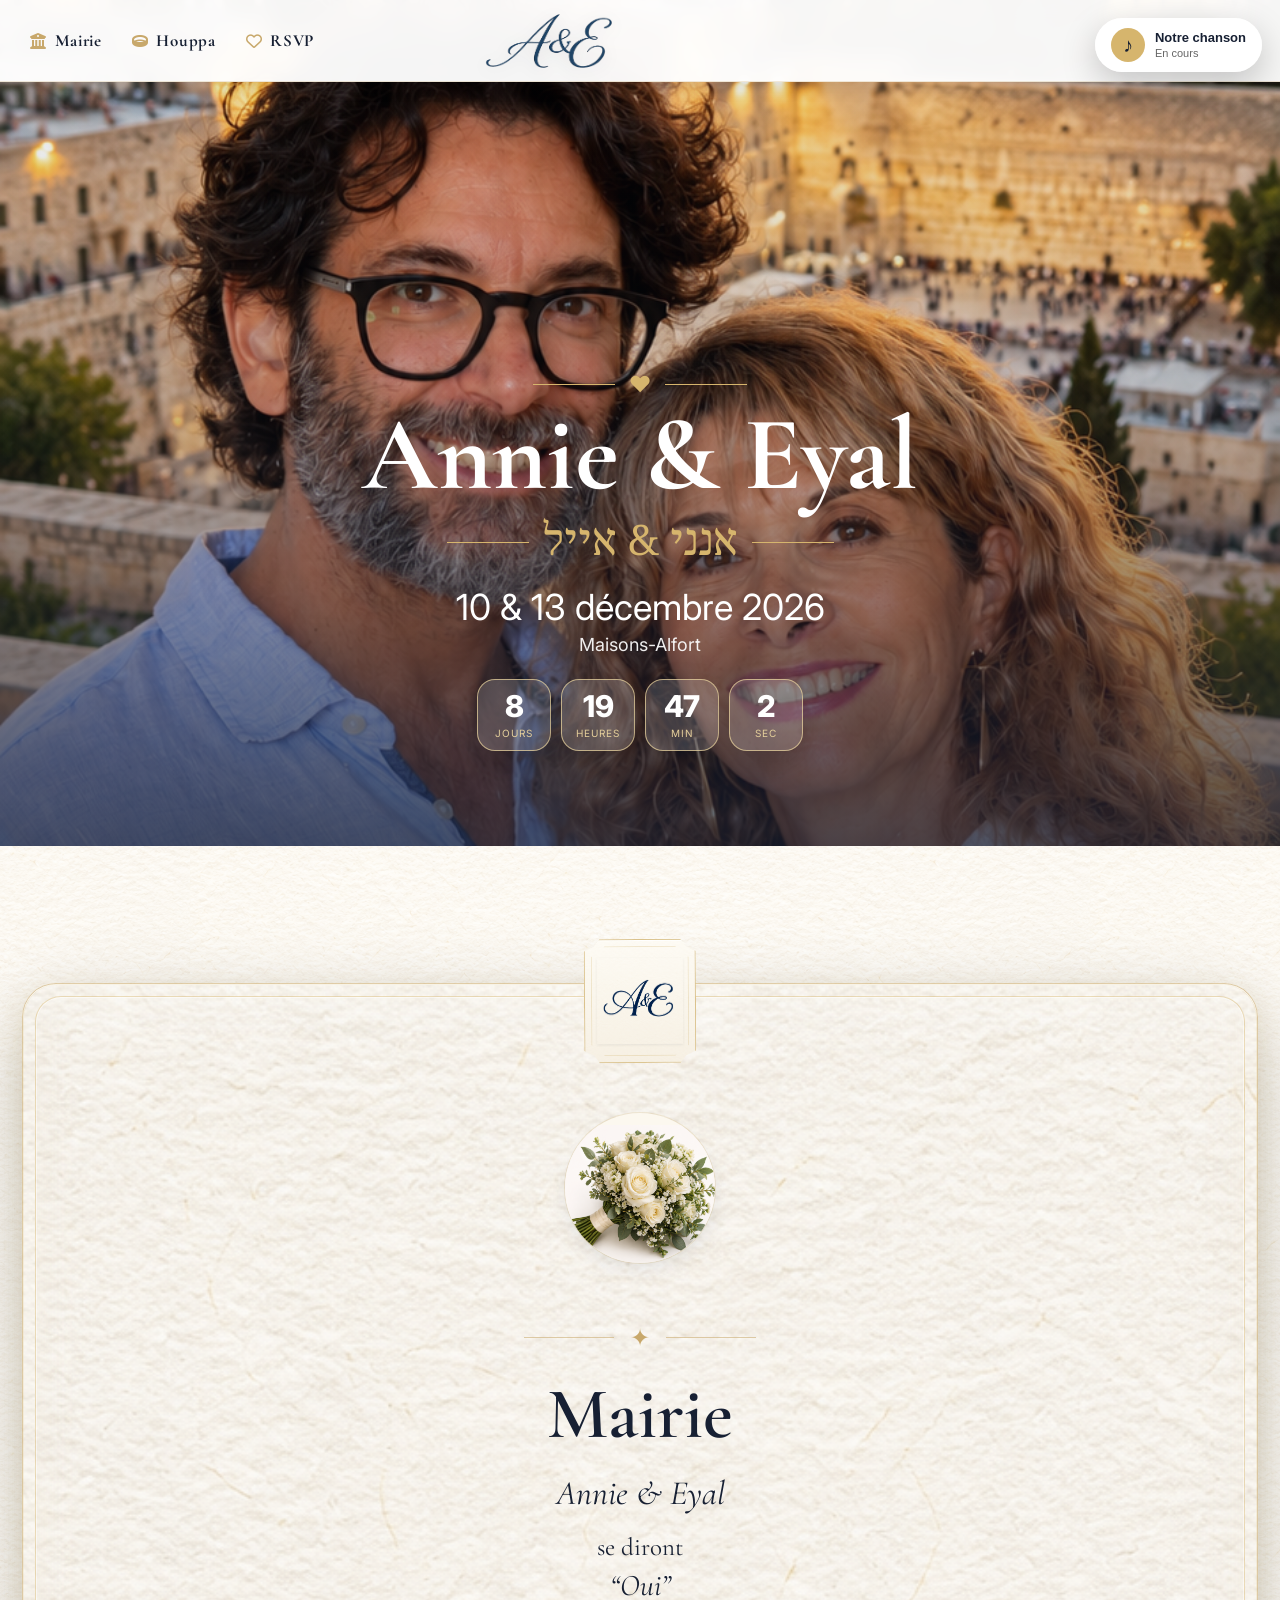
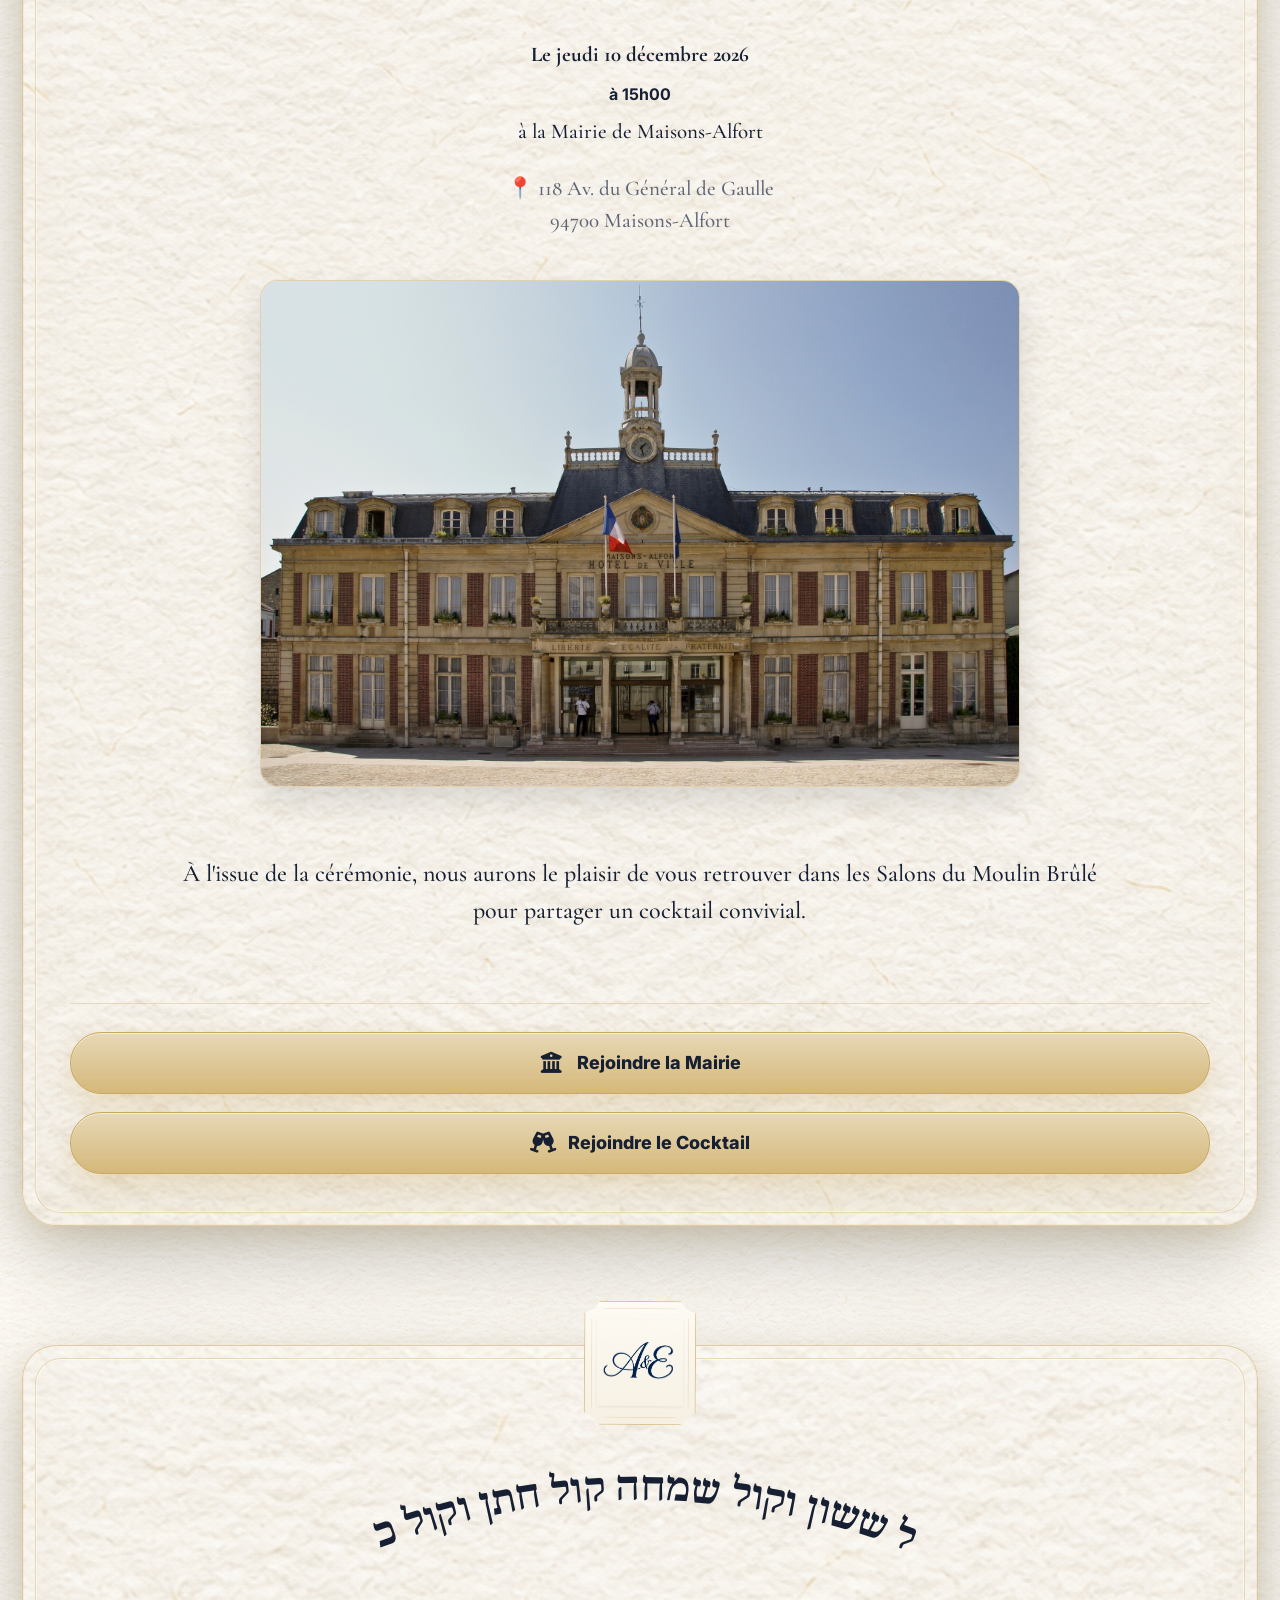
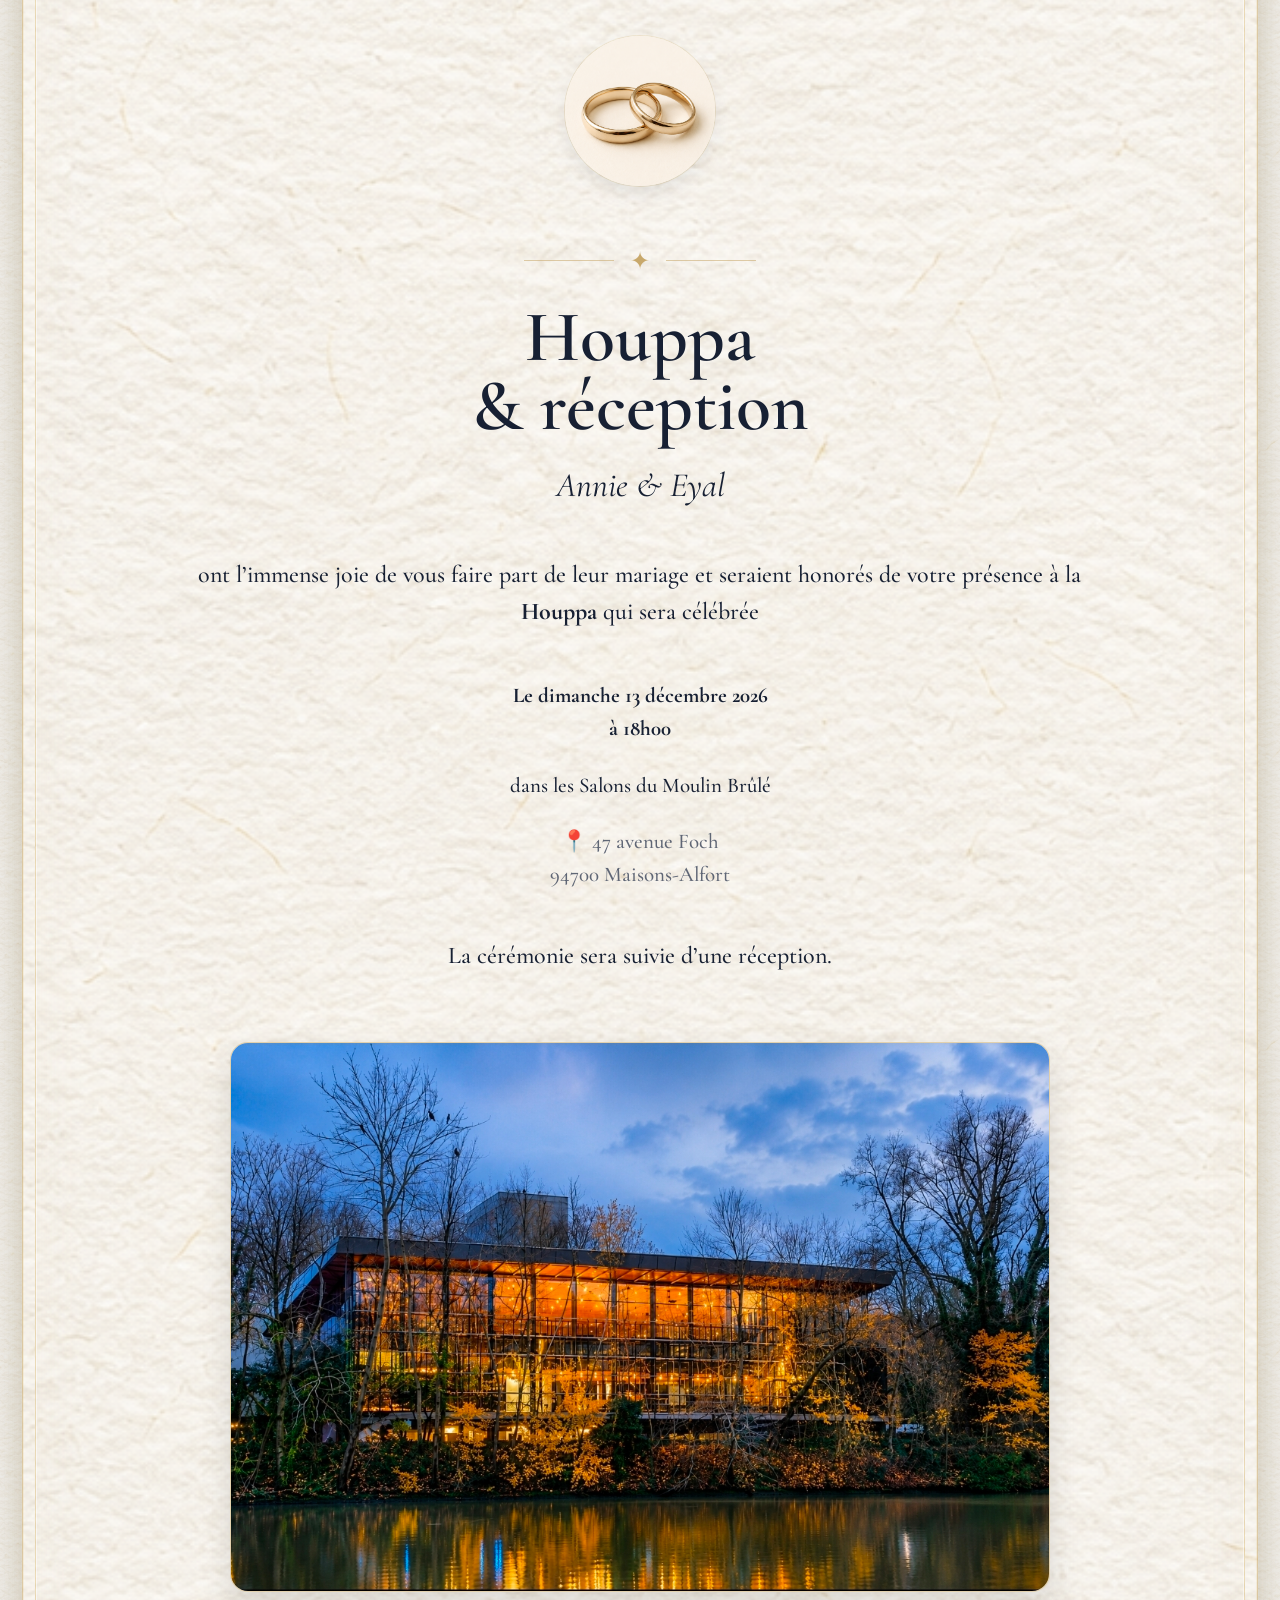
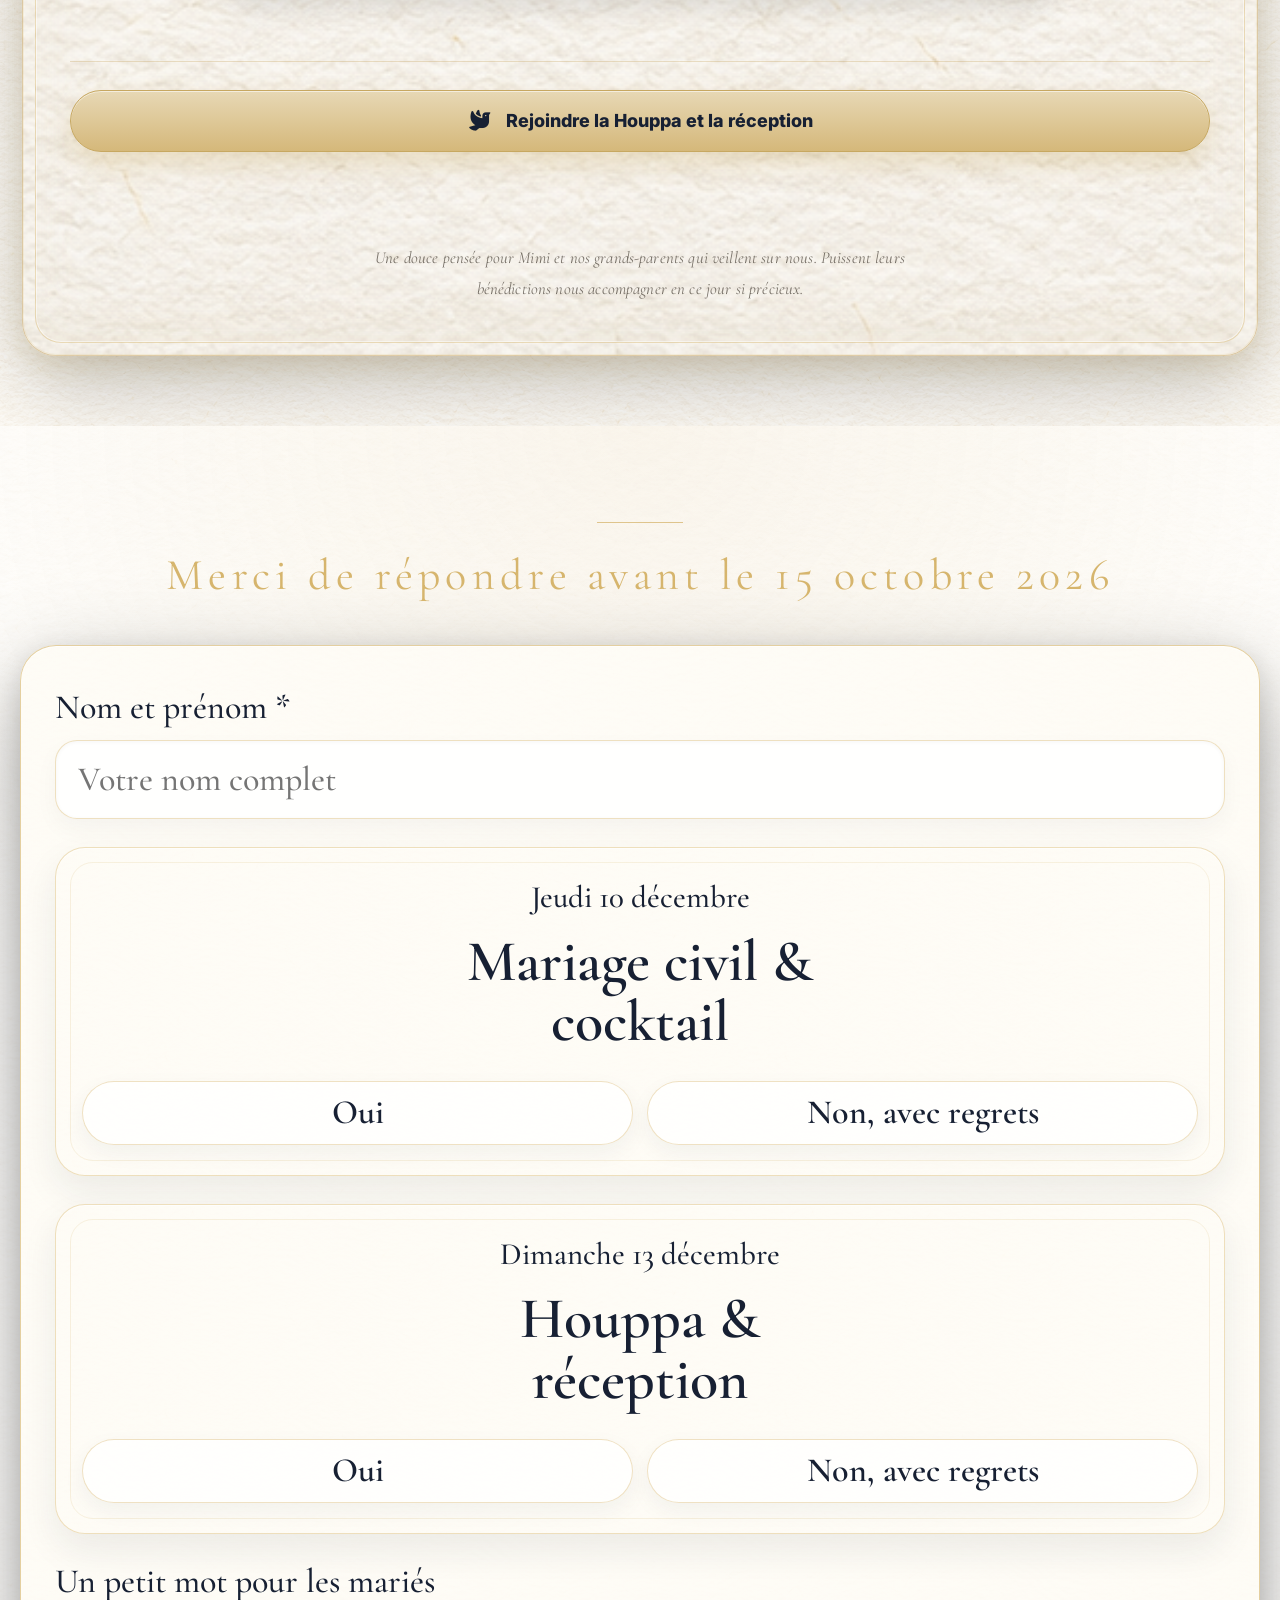
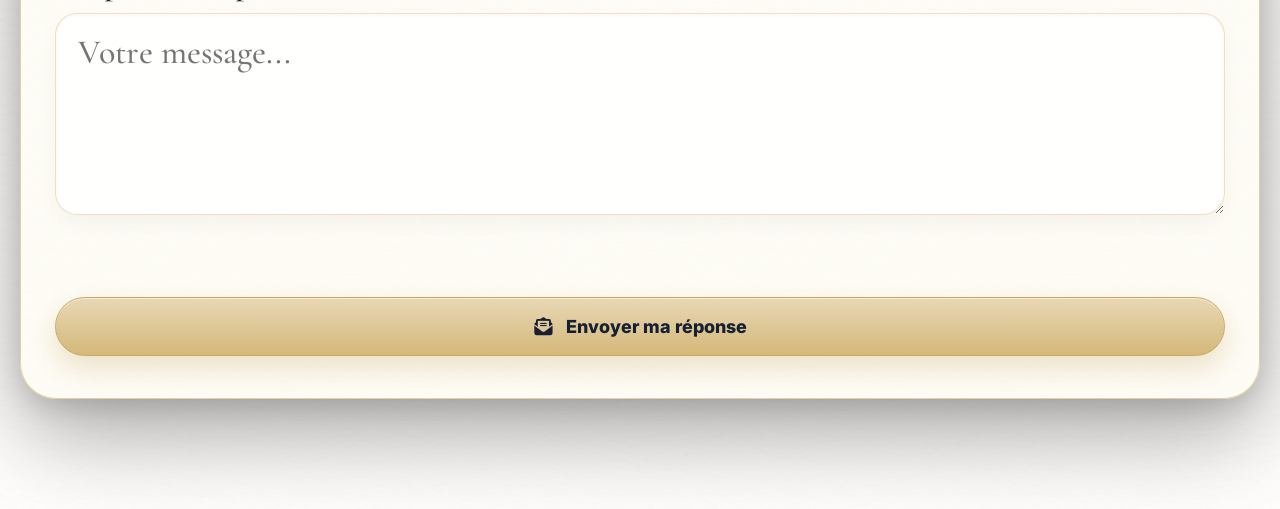
<file: index_rollback_stable.html>
<!DOCTYPE html>
<html lang="fr">
<head>

<link rel="stylesheet"
href="https://cdnjs.cloudflare.com/ajax/libs/font-awesome/6.7.2/css/all.min.css">

<meta charset="UTF-8" />
<meta name="viewport" content="width=device-width, initial-scale=1.0" />

<title>Mariage Annie & Eyal</title>

<link rel="stylesheet" href="style.css?v=70.0" />

<!-- Favicons -->
<link rel="icon" type="image/svg+xml" href="/favicon.svg">
<link rel="icon" type="image/x-icon" href="/favicon.ico">
<link rel="icon" type="image/png" sizes="96x96" href="/favicon-96x96.png">
<link rel="apple-touch-icon" href="/apple-touch-icon.png">
<link rel="manifest" href="/site.webmanifest">

<meta name="theme-color" content="#071c4d">

<!-- Open Graph -->
<meta property="og:title" content="Mariage Annie & Eyal">
<meta property="og:description" content="13 décembre 2026 • Notre mariage">
<meta property="og:type" content="website">
<meta property="og:url" content="https://annie-et-eyal.fr">
<meta property="og:image" content="https://annie-et-eyal.fr/logo-share.png">
<meta property="og:image:secure_url" content="https://annie-et-eyal.fr/logo-share.png">
<meta property="og:image:type" content="image/png">
<meta property="og:image:width" content="1200">
<meta property="og:image:height" content="1200">

<!-- Twitter / WhatsApp -->
<meta name="twitter:card" content="summary_large_image">
<meta name="twitter:title" content="Mariage Annie & Eyal">
<meta name="twitter:description" content="13 décembre 2026 • Notre mariage">
<meta name="twitter:image" content="https://annie-et-eyal.fr/logo-share.png">

</head>
<body>
  <audio id="weddingMusic" src="music.mp3" loop></audio>

  <nav class="top-logo-bar" aria-label="Navigation principale">
    <div class="top-nav-links">
      <a href="#mairie" class="top-nav-link">
        <i class="fa-solid fa-building-columns"></i>
        <span>Mairie</span>
      </a>

      <a href="#houppa" class="top-nav-link">
        <i class="fa-solid fa-ring"></i>
        <span>Houppa</span>
      </a>

      <a href="#rsvp" class="top-nav-link">
        <i class="fa-regular fa-heart"></i>
        <span>RSVP</span>
      </a>
    </div>

    <a href="#" class="top-logo-link" aria-label="Retour en haut de la page">
      <img src="logo-ae-optimise.png" alt="Annie &amp; Eyal">
    </a>
  </nav>

  <button id="musicBtn" class="music-player" onclick="toggleMusic()" type="button">
    <span id="musicIcon" class="music-icon">♪</span>
    <span class="music-copy">
      <strong>Notre chanson</strong>
      <small id="musicText">Écouter</small>
    </span>
  </button>

  <header class="hero">
    <div class="hero-bg"></div>
    <div class="hero-content">

    <div class="hero-ornament">
      <span></span>
      <strong>♥</strong>
      <span></span>
    </div>

    <h1>Annie &amp; Eyal</h1>

    <div class="hero-ornament hebrew-line">
      <span></span>
      <p class="hebrew-title" dir="rtl">אנני &amp; אייל</p>
      <span></span>
    </div>

    <p class="date">10 &amp; 13 décembre 2026</p>
    <p class="place">Maisons-Alfort</p>
<div class="hero-countdown" aria-label="Compte à rebours">
  <div class="hero-countdown-card">
    <span id="days">0</span>
    <small>jours</small>
  </div>
  <div class="hero-countdown-card">
    <span id="hours">0</span>
    <small>heures</small>
  </div>
  <div class="hero-countdown-card">
    <span id="minutes">0</span>
    <small>min</small>
  </div>
  <div class="hero-countdown-card">
    <span id="seconds">0</span>
    <small>sec</small>
  </div>
</div>
  </div>
</header>

  <main>
   

   <section class="celebrations-section reveal">

  <div class="luxury-cards">

    <article id="mairie" class="luxury-card civil-invitation-card">
 <div class="luxury-card-inner civil-card-inner">

    <div class="card-logo">
      <img src="logo.png" alt="A&E">
    </div>
 <div class="civil-bouquet">
    <img src="bouquet.png" alt="Bouquet de mariée">
</div>
   <div class="luxury-separator">✦</div>

     <h3 class="invitation-title">Mairie</h3>

   

    <p class="civil-names">Annie &amp; Eyal</p>

    <p class="civil-text">
      se diront<br>
      <span>“Oui”</span>
    </p>

    <p class="civil-date">
     <strong> Le jeudi 10 décembre 2026</strong>
    </p>
<strong>à 15h00</strong>
    <p class="civil-place">
      à la Mairie de Maisons-Alfort
    </p>

<p class="luxury-address">
  📍 118 Av. du Général de Gaulle<br>
  94700 Maisons-Alfort
</p>





<div class="location-photo location-photo-mairie">
  <img src="mairie-maisons-alfort.jpg" alt="Mairie de Maisons-Alfort" loading="lazy" decoding="async">
</div>
    
   <p class="ceremony-description">

À l'issue de la cérémonie, nous aurons le plaisir de vous retrouver dans les Salons du Moulin Brûlé pour partager un cocktail convivial.

</p>
 
   
    <div class="map-actions invite-map-actions">

 <a
  href="https://www.google.com/maps/dir/?api=1&destination=118%20Avenue%20du%20G%C3%A9n%C3%A9ral%20de%20Gaulle%2C%2094700%20Maisons-Alfort&travelmode=driving"
  target="_blank"
  rel="noopener noreferrer"
  class="location-button"
>
  <i class="fa-solid fa-building-columns"></i>
  <span>Rejoindre la Mairie</span>
</a>
      
  <a
  href="https://www.google.com/maps/dir/?api=1&destination=47%20Avenue%20Foch%2C%2094700%20Maisons-Alfort&travelmode=driving"
  target="_blank"
  rel="noopener noreferrer"
  class="location-button"
>
  <i class="fa-solid fa-champagne-glasses"></i>
  <span>Rejoindre le Cocktail</span>
</a>

</div>

  </div>
</article>

   <article id="houppa" class="luxury-card religious-invitation-card reveal">
  <div class="luxury-card-inner">

    <div class="card-logo">
      <img src="logo.png" alt="A&E">
    </div>

    <div class="hebrew-blessing-svg" dir="rtl">
      <svg viewBox="0 0 820 170" role="img">
        <defs>
          <path id="blessingCurve" d="M 120 125 Q 410 15 700 125" />
        </defs>

        <text class="blessing-text">
          <textPath href="#blessingCurve"
                    startOffset="50%"
                    text-anchor="middle">
            קול ששון וקול שמחה קול חתן וקול כלה
          </textPath>
        </text>
      </svg>
    </div>

    <div class="houppa-alliances" aria-hidden="true">
  <img src="alliances.png" alt="">
  </div>

    <div class="luxury-separator">✦</div>

    <h3 class="invitation-title">
      Houppa<br>
      &amp; réception
    </h3>

    <p class="civil-names">
      Annie &amp; Eyal
    </p>

    <p class="ceremony-description">
      ont l’immense joie de vous faire part de leur mariage
      et seraient honorés de votre présence à la
      <strong>Houppa</strong> qui sera célébrée
    </p>

    <p class="invitation-date">
      <strong>Le dimanche 13 décembre 2026<br></strong>
      <strong>à 18h00</strong>
    </p>

    <p class="invitation-place">
       dans les Salons du Moulin Brûlé
    </p>

    <p class="invitation-address">
      📍 47 avenue Foch<br>
      94700 Maisons-Alfort
    </p>

    <p class="ceremony-description">
      La cérémonie sera suivie d’une réception.
    </p>

    <div class="location-photo location-photo-moulin">
      <img src="moulin-brule.jpg"
           alt="Salons du Moulin Brûlé"
           loading="lazy"
           decoding="async">
    </div>

    <div class="map-actions invite-map-actions">
     <a
  href="https://www.google.com/maps/dir/?api=1&destination=47%20Avenue%20Foch%2C%2094700%20Maisons-Alfort&travelmode=driving"
  target="_blank"
  rel="noopener noreferrer"
  class="location-button"
>
  <i class="fa-solid fa-dove"></i>
  <span>Rejoindre la Houppa et la réception</span>
</a>
    </div>

  

    <p class="ceremony-description memorial-text">
      <em>
        Une douce pensée pour Mimi et nos grands-parents
        qui veillent sur nous.
    
        Puissent leurs bénédictions nous accompagner
        en ce jour si précieux.
      </em>
    </p>

  </div>
</article>
  </div>
</section>

    <section id="rsvp" class="rsvp-premium-section reveal">

  <div class="rsvp-premium-wrap">

  <div class="rsvp-intro rsvp-minimal">
  <span class="rsvp-mini-line"></span>

  <p class="rsvp-small-title">Merci de répondre avant le 15 octobre 2026</p>

  
  </p>
</div>

    <form class="premium-rsvp"
          action="https://script.google.com/macros/s/AKfycbwGCqW6mqo_G4SD4EnlC6eAWY_SbiVunRXSMvp6ylOnwmyRjk0ujJ-hKHcPNoDShLSvig/exec"
          method="POST"
          target="hidden_iframe"
          onsubmit="return handleRsvpSubmit();">

      <div class="field-block rsvp-name-block">
        <label for="guestName">Nom et prénom *</label>
        <input id="guestName"
               type="text"
               name="nom"
               autocomplete="name"
               placeholder="Votre nom complet"
               required>
      </div>

      <div class="rsvp-event-card" data-event="civil">
        <div class="rsvp-event-head">
          <span class="event-tag rsvp-date">Jeudi 10 décembre</span>
          <h3 class="rsvp-title">Mariage civil &amp;<br>cocktail</h3>
        </div>

        <div class="choice-row">
          <label class="choice-pill">
            <input type="radio" name="civilResponse" value="Oui" onchange="toggleEventCount('civil', true)">
            <span>Oui</span>
          </label>

          <label class="choice-pill">
            <input type="radio" name="civilResponse" value="Non" onchange="toggleEventCount('civil', false)">
            <span>Non, avec regrets</span>
          </label>
        </div>

        <div id="civilCount" class="count-panel">
          <p>Nombre de personnes</p>
          <div class="stepper">
            <button type="button" onclick="changeCount('nbCivil', -1)">−</button>
            <input id="nbCivil" type="number" name="nbCivil" min="0" value="0" readonly required>
            <button type="button" onclick="changeCount('nbCivil', 1)">+</button>
          </div>
        </div>
      </div>

      <div class="rsvp-event-card" data-event="religieux">
        <div class="rsvp-event-head">
          <span class="event-tag rsvp-date">Dimanche 13 décembre</span>
          <h3 class="rsvp-title">Houppa &amp;<br>réception</h3>
        </div>

        <div class="choice-row">
          <label class="choice-pill">
            <input type="radio" name="religieuxResponse" value="Oui" onchange="toggleEventCount('religieux', true)">
            <span>Oui</span>
          </label>

          <label class="choice-pill">
            <input type="radio" name="religieuxResponse" value="Non" onchange="toggleEventCount('religieux', false)">
            <span>Non, avec regrets</span>
          </label>
        </div>

        <div id="religieuxCount" class="count-panel">
          <p>Nombre de personnes</p>
          <div class="stepper">
            <button type="button" onclick="changeCount('nbReligieux', -1)">−</button>
            <input id="nbReligieux" type="number" name="nbReligieux" min="0" value="0" readonly required>
            <button type="button" onclick="changeCount('nbReligieux', 1)">+</button>
          </div>
        </div>
      </div>

      <div class="field-block">
        <label for="message">Un petit mot pour les mariés</label>
        <textarea id="message" name="message" rows="4" placeholder="Votre message..."></textarea>
      </div>

      <p id="rsvpError" class="rsvp-error"></p>

      <button id="rsvpSubmit" class="rsvp-submit" type="submit">
        <i class="fa-solid fa-envelope-open-text"></i>
        <span>Envoyer ma réponse</span>
      </button>

    </form>

    <iframe id="hidden_iframe" name="hidden_iframe" style="display:none;"></iframe>

    <div id="rsvpThanks" class="rsvp-thanks-premium">
      <img class="thanks-logo" src="logo.png" alt="A&E">
      <div class="thanks-heart">❤</div>
      <h3>Merci</h3>
      <p>Votre réponse a bien été enregistrée.</p>
      <p class="thanks-signature">Annie &amp; Eyal</p>
      <p class="thanks-hebrew" dir="rtl">אנני &amp; אייל</p>
    </div>

  </div>

  <div id="confettiLayer" aria-hidden="true"></div>

</section>
  </main>

  <script src="script.js?v=6.0"></script>
</body>
</html>
</file>
<file: style.css>
@charset "UTF-8";

@import url("https://fonts.googleapis.com/css2?family=Cormorant+Garamond:wght@500;600;700&family=Inter:wght@400;500;600;700;800;900&family=Noto+Serif+Hebrew:wght@500;600;700&display=swap");

:root {
  --night: #172033;
  --night-2: #22304a;
  --gold: #c8a86b;
  --gold-soft: #d6b56d;
  --gold-light: #e4cf9b;
  --ivory: #fbfaf7;
  --paper: #fffdf7;
  --ink: #172033;
  --muted: #5f6675;
  --white: #ffffff;
  --danger: #9f2d2d;
  --radius-lg: 34px;
  --radius-md: 26px;
  --shadow-card: 0 26px 70px rgba(23, 32, 51, .12);
  --shadow-soft: 0 14px 32px rgba(0, 0, 0, .12);
}

* {
  box-sizing: border-box;
}

html {
  scroll-behavior: smooth;
}

body {
  margin: 0;
  color: var(--ink);
  font-family: Inter, Arial, sans-serif;
  background:
    radial-gradient(rgba(200, 168, 107, .035) .6px, transparent .6px),
    radial-gradient(rgba(23, 32, 51, .02) .5px, transparent .5px),
    linear-gradient(180deg, #fff, var(--ivory));
  background-size: 14px 14px, 22px 22px, 100% 100%;
  background-position: 0 0, 8px 8px, 0 0;
}

h1,
h2,
h3,
p {
  margin-top: 0;
}

h1,
h2,
h3 {
  font-family: "Cormorant Garamond", Georgia, serif;
}

img {
  max-width: 100%;
}

a {
  color: inherit;
}

/* ==========================================================
   Barre logo + musique
========================================================== */

.music-player {
  position: fixed;
  top: 18px;
  right: 18px;
  z-index: 9999;
  display: flex;
  align-items: center;
  gap: 10px;
  border: 0;
  border-radius: 999px;
  padding: 10px 16px;
  background: rgba(255, 255, 255, .92);
  color: var(--night);
  box-shadow: 0 12px 35px rgba(0, 0, 0, .22);
  cursor: pointer;
  backdrop-filter: blur(10px);
}

.music-player strong,
.music-player small {
  display: block;
  line-height: 1.1;
  text-align: left;
}

.music-player strong {
  font-size: 13px;
}

.music-player small {
  margin-top: 2px;
  font-size: 11px;
  color: #666;
}

.music-icon {
  width: 34px;
  height: 34px;
  border-radius: 50%;
  display: flex;
  align-items: center;
  justify-content: center;
  background: var(--gold-soft);
  color: var(--night);
  font-size: 20px;
  font-weight: 900;
}

.music-icon.playing {
  animation: spin 4s linear infinite;
}

@keyframes spin {
  to { transform: rotate(360deg); }
}

/* ==========================================================
   Hero
========================================================== */

.hero {
  position: relative;
  min-height: 94vh;
  overflow: hidden;
  display: flex;
  align-items: flex-end;
  justify-content: center;
  padding: 102px 30px 95px;
  color: #fff;
  text-align: center;
}

.hero-bg {
  position: absolute;
  inset: -5%;
  z-index: 0;
  background:
    linear-gradient(to bottom, rgba(23, 32, 51, .10), rgba(23, 32, 51, .30), rgba(23, 32, 51, .72)),
    url("url("nous-jerusalem")") center / cover no-repeat;
  transform: translateY(0) scale(1.08);
  will-change: transform;
}

.hero-content {
  position: relative;
  z-index: 2;
  max-width: 820px;
  transform: translateY(60px);
  animation: fadeUp .9s ease both;
}

.hero h1 {
  margin: 0;
  font-size: clamp(56px, 10vw, 105px);
  line-height: .95;
}

.hero-ornament {
  display: flex;
  align-items: center;
  justify-content: center;
  gap: 14px;
  margin: 0 auto 10px;
  color: var(--gold-soft);
}

.hero-ornament span {
  width: 82px;
  height: 1px;
  background: var(--gold-soft);
}

.hero-ornament strong {
  font-size: 22px;
  line-height: 1;
}

.hebrew-line {
  margin: 12px auto 18px;
}

.hebrew-title {
  margin: 0;
  color: var(--gold-soft);
  font-family: "Noto Serif Hebrew", serif;
  font-size: clamp(26px, 5vw, 42px);
}

.date {
  margin: 18px 0 5px;
  font-size: clamp(22px, 4vw, 36px);
}

.place {
  margin: 0;
  font-size: 18px;
  opacity: .92;
}

.hero-countdown {
  display: flex;
  justify-content: center;
  gap: 10px;
  margin-top: 24px;
}

.hero-countdown-card {
  width: 74px;
  padding: 11px 6px;
  border-radius: 18px;
  background: rgba(255, 255, 255, .16);
  border: 1px solid rgba(228, 207, 155, .75);
  box-shadow: 0 12px 30px rgba(0, 0, 0, .18);
  backdrop-filter: blur(10px);
}

.hero-countdown-card span {
  display: block;
  color: #fff;
  font-size: 30px;
  font-weight: 800;
  line-height: 1;
}

.hero-countdown-card small {
  display: block;
  margin-top: 6px;
  color: var(--gold-light);
  font-size: 10px;
  letter-spacing: 1px;
  text-transform: uppercase;
}

@keyframes fadeUp {
  from { opacity: 0; transform: translateY(18px); }
  to { opacity: 1; transform: translateY(0); }
}

/* ==========================================================
   Sections + reveal
========================================================== */

section {
  max-width: 1060px;
  margin: 0 auto;
  padding: 70px 22px;
  text-align: center;
}

section p {
  font-size: 18px;
  line-height: 1.65;
}

.reveal {
  opacity: 0;
  transform: translateY(18px);
  transition: opacity .8s ease, transform .8s ease;
}

.reveal.visible,
.reveal.visible .luxury-card {
  opacity: 1;
  transform: translateY(0);
}

.countdown-section {
  display: none;
}

.celebrations-section {
  padding-top: 28px;
}

/* ==========================================================
   Cartons invitation
========================================================== */

.luxury-cards {
  display: flex;
  flex-direction: column;
  align-items: center;
  gap: 55px;
  max-width: 880px;
  margin: 45px auto 0;
}

.luxury-card {
  position: relative;
  width: 100%;
  padding: 12px;
  border: 1px solid rgba(200, 168, 107, .55);
  border-radius: var(--radius-lg);
  overflow: hidden;
  background:
    linear-gradient(rgba(255, 252, 246, .28), rgba(255, 252, 246, .28)),
    url("pap.png") center / cover no-repeat;
  box-shadow:
0 20px 60px rgba(0,0,0,.16),
0 6px 18px rgba(201,170,97,.20),
    inset 0 1px 0 rgba(255, 255, 255, .85),
    inset 0 -1px 0 rgba(210, 182, 112, .18);
}

.luxury-card::after {
  content: "";
  position: absolute;
  inset: 0;
  border-radius: var(--radius-lg);
  pointer-events: none;
  border: 1px solid rgba(228, 207, 155, .24);
}

.luxury-card-inner {
  position: relative;
  min-height: 720px;
  display: flex;
  flex-direction: column;
  padding: 38px 34px;
  border: 1px solid rgba(214, 181, 109, .32);
  border-radius: var(--radius-md);
  background:
    linear-gradient(rgba(255, 253, 247, .64), rgba(255, 253, 247, .64)),
    url("pap.png") center / cover no-repeat;
  box-shadow:
    inset 0 0 0 1px rgba(255, 255, 255, .35),
    inset 0 8px 35px rgba(255, 255, 255, .25);
}

.card-logo {
  position: relative;
  display: inline-flex;
  justify-content: center;
  align-items: center;
  align-self: center;

  width: 124px;
  height: 136px;

  margin: -44px auto 34px;
  padding: 16px;

  overflow: visible;

  border: 1px solid rgba(194, 153, 63, .72);
  border-radius: 6px;

  background:
    linear-gradient(
      rgba(255, 253, 247, .72),
      rgba(248, 242, 228, .72)
    ),
    url("pap-light.png") center / cover no-repeat;

  box-shadow:
    0 20px 36px rgba(45, 35, 20, .20),
    0 7px 14px rgba(45, 35, 20, .12),
    inset 0 0 0 5px rgba(255, 252, 244, .78),
    inset 0 0 0 6px rgba(194, 153, 63, .24);

  transform: rotate(-0.5deg);
}

.religious-invitation-card .card-logo {
  transform: rotate(0.5deg);
}

.card-logo::before {
  content: "";
  position: absolute;
  inset: 8px;
  pointer-events: none;

  border: 1px solid rgba(194, 153, 63, .48);
  border-radius: 3px;
}

.card-logo::after {
  content: "";
  position: absolute;
  inset: 0;
  pointer-events: none;

  background: linear-gradient(
    135deg,
    rgba(255, 255, 255, .52),
    transparent 45%
  );
}

.card-logo img {
  position: relative;
  z-index: 2;

  width: 94px;
  height: auto;

  opacity: 1;

  filter:
    drop-shadow(0 3px 4px rgba(23, 32, 51, .12))
    drop-shadow(0 0 8px rgba(214, 181, 109, .18));
}

  .luxury-card {
  overflow: visible;
}

.luxury-card-inner {
  overflow: visible;
  padding-top: 72px;
}

.card-symbol,
.luxury-separator {
  color: var(--gold);
}

.civil-title,
.invitation-title {
  color: var(--night);
  font-family: "Cormorant Garamond", Georgia, serif;
  font-weight: 600;
}

.civil-title {
  margin: 10px 0 26px;
  font-size: 34px;
  letter-spacing: 2px;
}

.civil-names {
  margin: 0 0 8px;
  color: var(--night);
  font-family: "Cormorant Garamond", Georgia, serif;
  font-size: 34px;
  font-style: italic;
}

.civil-text {
  margin: 0 0 20px;
  color: var(--night);
  font-family: "Cormorant Garamond", Georgia, serif;
  font-size: 25px;
  line-height: 1.4;
}

.civil-text span {
  font-size: 30px;
  font-style: italic;
}

.civil-date,
.civil-place,
.luxury-address,
.invitation-date,
.invitation-place,
.invitation-address {
  margin: 12px 0;
  color: var(--night);
  font-family: "Cormorant Garamond", Georgia, serif;
  font-size: 21px;
  font-weight: 500;
  line-height: 1.55;
}

.luxury-address,
.invitation-address {
  color: var(--muted);
}

.luxury-time-block {
  display: flex;
  align-items: center;
  justify-content: center;
  gap: 18px;
  margin: 18px auto 22px;
  color: var(--night);
}

.time-icon {
  color: var(--gold);
  font-size: 34px;
}

.luxury-time-block strong {
  color: var(--night);
  font-size: 24px;
}

.luxury-time-block span {
  color: var(--muted);
  font-size: 18px;
}

.location-photo {
  width: 100%;
  margin: 22px 0 24px;
  border: 1px solid rgba(200, 168, 107, .45);
  border-radius: 18px;
  overflow: hidden;
  box-shadow: var(--shadow-soft);
}

.location-photo img {
  display: block;
  width: 100%;
  height: 230px;
  object-fit: cover;
}

.ceremony-description {
  max-width: 82%;
  margin: 34px auto 38px;
  color: var(--night);
  font-family: "Cormorant Garamond", Georgia, serif;
  font-size: 24px;
  font-weight: 500;
  line-height: 1.55;
  text-align: center;
}

.hebrew-blessing-svg {
  width: 100%;
  max-width: 760px;
  margin: 0 auto 4px;
  overflow: visible;
}

.hebrew-blessing-svg svg {
  display: block;
  width: 100%;
  height: auto;
  overflow: visible;
}

.blessing-text {
  fill: var(--night);
  font-family: "Noto Serif Hebrew", serif;
  font-size: 42px;
  font-weight: 700;
  letter-spacing: .2px;
}

.card-symbol.star {
  margin: 4px 0 16px;
  font-size: 50px;
}

.luxury-separator {
  display: flex;
  align-items: center;
  justify-content: center;
  gap: 16px;
  margin: 18px auto 28px;
  font-size: 24px;
}

.luxury-separator::before,
.luxury-separator::after {
  content: "";
  width: 90px;
  height: 1px;
  background: rgba(200, 168, 107, .55);
}

.luxury-separator.bottom {
  margin-top: 28px;
  margin-bottom: 22px;
}

.invitation-title {
  margin: 0 0 18px;
  font-size: clamp(54px, 10vw, 72px);
  line-height: .95;
}

.luxury-timeline {
  list-style: none;
  padding: 0;
  margin: 24px auto 0;
  max-width: 520px;
  text-align: left;
}

.luxury-timeline li {
  display: grid;
  grid-template-columns: 92px 1fr;
  gap: 14px;
  padding: 11px 0;
  border-bottom: 1px solid rgba(200, 168, 107, .20);
}

.luxury-timeline strong {
  color: var(--gold);
  font-size: 20px;
}

.luxury-timeline span {
  color: var(--ink);
  font-size: 18px;
}

/* ==========================================================
   Boutons cartes
========================================================== */

.map-actions {
  display: flex;
  justify-content: center;
  gap: 15px;
  flex-wrap: wrap;
}

.invite-map-actions {
  margin-top: 35px;
  padding-top: 28px;
  border-top: 1px solid rgba(200, 168, 107, .35);
}

.map-button {
  position: relative;
  overflow: hidden;
  display: flex;
  align-items: center;
  justify-content: center;
  gap: 14px;
  min-width: 245px;
  padding: 15px 24px;
  border: 1px solid #c7a861;
  border-radius: 999px;
  background: linear-gradient(180deg, #e2cca0 0%, #d6b56d 100%);
  color: var(--night);
  font-family: Inter, sans-serif;
  font-size: 16px;
  font-weight: 800;
  text-decoration: none;
  box-shadow:
    0 10px 24px rgba(199, 168, 97, .35),
    inset 0 1px 0 rgba(255, 255, 255, .45);
  transition: transform .2s ease, box-shadow .25s ease, background .25s ease;
}

.map-button i {
  width: 24px;
  color: var(--night);
  font-size: 20px;
  text-align: center;
}

.map-button span {
  white-space: nowrap;
}

.map-button:hover {
  transform: translateY(-2px);
  background: linear-gradient(180deg, #ede1c7 0%, #dabd83 100%);
  box-shadow:
    0 14px 30px rgba(199, 168, 97, .40),
    inset 0 1px 0 rgba(255, 255, 255, .60);
}

.map-button:active {
  transform: scale(.98);
}

/* ==========================================================
   RSVP premium
========================================================== */

.rsvp-premium-section {
  position: relative;
  overflow: hidden;
  max-width: none;
  padding: 96px 20px 110px;
  background:
    radial-gradient(circle at top,
            rgba(214,181,109,.12),
            transparent 45%),
        linear-gradient(rgba(255,255,255,.88), rgba(255,255,255,.88)),
        url("pap-light.png") center / 850px repeat;
}

.rsvp-premium-section::before {
  content: "";
  position: absolute;
  inset: 0;
  pointer-events: none;
  opacity: .08;
  background:
    linear-gradient(rgba(255, 255, 255, .08), rgba(255, 255, 255, .08)),
    url("pap.png") center / 760px auto repeat;
  mix-blend-mode: soft-light;
}

.rsvp-premium-wrap {
  position: relative;
  z-index: 2;
  max-width: 820px;
  margin: 0 auto;
}

.rsvp-intro {
  margin: 0 auto 34px;
  color: #fff;
  text-align: center;
}

.rsvp-mini-line {
  display: block;
  width: 86px;
  height: 1px;
  margin: 0 auto 16px;
  background: rgba(214, 181, 109, .75);
}

.rsvp-small-title {
  margin: 0 0 8px;
  color: var(--gold-soft);
  font-family: "Cormorant Garamond", Georgia, serif;
  font-size: clamp(30px, 6vw, 44px);
  letter-spacing: .12em;
}

.rsvp-small-text {
  max-width: 680px;
  margin: 0 auto;
  color: rgba(255, 255, 255, .88);
  font-size: clamp(18px, 4vw, 22px);
  line-height: 1.55;
}

.premium-rsvp {
  padding: 42px 34px;
  border: 1px solid rgba(214, 181, 109, .62);
  border-radius: 36px;
  background:
    linear-gradient(rgba(255, 253, 247, .90), rgba(255, 253, 247, .90)),
    url("pap.png") center / 720px auto repeat;
  color: var(--night);
  text-align: left;
  box-shadow:
    0 34px 90px rgba(0, 0, 0, .34),
    0 8px 26px rgba(0, 0, 0, .12),
    inset 0 1px 0 rgba(255, 255, 255, .78);
}

.field-block {
  margin-bottom: 28px;
}

.field-block label,
.count-panel p {
  display: block;
  margin: 0 0 12px;
  color: var(--night);
  font-family: "Cormorant Garamond", Georgia, serif;
  font-size: clamp(26px, 5vw, 34px);
  font-weight: 500;
  line-height: 1.15;
}

.field-block input,
.field-block textarea,
.premium-rsvp input[type="text"],
.premium-rsvp textarea {
  width: 100%;
  padding: 18px 22px;
  border: 1px solid rgba(214, 181, 109, .42);
  border-radius: 22px;
  background: rgba(255, 255, 255, .84);
  color: var(--night);
  font-family: "Cormorant Garamond", Georgia, serif;
  font-size: clamp(25px, 5vw, 34px);
  font-weight: 500;
  box-shadow:
    inset 0 1px 4px rgba(23, 32, 51, .04),
    0 10px 24px rgba(23, 32, 51, .04);
}

.field-block textarea,
.premium-rsvp textarea {
  min-height: 150px;
  resize: vertical;
}

.field-block input:focus,
.field-block textarea:focus,
.premium-rsvp input:focus,
.premium-rsvp textarea:focus {
  outline: 0;
  border-color: var(--gold);
  box-shadow:
    0 0 0 4px rgba(214, 181, 109, .16),
    inset 0 1px 4px rgba(23, 32, 51, .04);
}

.rsvp-event-card {
  position: relative;
  margin: 28px 0;
  padding: 30px 26px;
  border: 1px solid rgba(214, 181, 109, .42);
  border-radius: 30px;
  background:
    linear-gradient(rgba(255, 253, 247, .90), rgba(255, 253, 247, .90)),
    url("pap.png") center / 620px auto repeat;
  box-shadow:
    0 16px 36px rgba(23, 32, 51, .08),
    inset 0 1px 0 rgba(255, 255, 255, .72);
}

.rsvp-event-card::before {
  content: "";
  position: absolute;
  inset: 14px;
  border: 1px solid rgba(214, 181, 109, .18);
  border-radius: 23px;
  pointer-events: none;
}

.rsvp-event-head,
.choice-row,
.count-panel {
  position: relative;
  z-index: 1;
}

.event-tag {
  display: block;
  margin: 0 0 12px;
  color: var(--night);
  font-family: "Cormorant Garamond", Georgia, serif;
  font-size: clamp(24px, 4.6vw, 31px);
  font-weight: 500;
}

.rsvp-event-card h3 {
  margin: 0 0 24px;
  color: var(--night);
  font-family: "Cormorant Garamond", Georgia, serif;
  font-size: clamp(40px, 8vw, 58px);
  font-weight: 600;
  line-height: .95;
}

.choice-row {
  display: flex;
  gap: 14px;
  margin-top: 20px;
}

.choice-pill {
  flex: 1;
  cursor: pointer;
}

.choice-pill input {
  display: none;
}

.choice-pill span {
  display: flex;
  align-items: center;
  justify-content: center;
  min-height: 58px;
  padding: 14px 18px;
  border: 1px solid rgba(214, 181, 109, .40);
  border-radius: 999px;
  background: rgba(255, 255, 255, .78);
  color: var(--night);
  font-family: "Cormorant Garamond", Georgia, serif;
  font-size: clamp(26px, 5vw, 34px);
  font-weight: 600;
  line-height: 1;
  box-shadow: 0 8px 22px rgba(23, 32, 51, .05);
  transition: transform .18s ease, background .22s ease, box-shadow .22s ease;
}

.choice-pill input:checked + span {
  border-color: #c7a861;
  background: linear-gradient(180deg, #e7d8b5 0%, #d5b87a 100%);
  box-shadow:
    0 14px 26px rgba(199, 168, 97, .28),
    inset 0 1px 0 rgba(255, 255, 255, .55);
}

.count-panel {
  display: none;
  margin-top: 22px;
  text-align: center;
}

.count-panel.is-visible {
  display: block;
}

.stepper {
  display: flex;
  justify-content: center;
  align-items: center;
  gap: 16px;
  margin-top: 18px;
}

.stepper button {
  width: 48px;
  height: 48px;
  border: 0;
  border-radius: 50%;
  background: linear-gradient(180deg, #e7d8b5 0%, #d5b87a 100%);
  color: var(--night);
  font-size: 28px;
  font-weight: 700;
  line-height: 1;
  cursor: pointer;
  box-shadow: 0 10px 22px rgba(199, 168, 97, .24);
}

.stepper input {
  width: 82px;
  height: 48px;
  border: 1px solid rgba(214, 181, 109, .38);
  border-radius: 16px;
  background: #fff;
  color: var(--night);
  font-family: Inter, sans-serif;
  font-size: 22px;
  font-weight: 800;
  text-align: center;
  pointer-events: none;
}

.rsvp-error {
  min-height: 24px;
  margin: 8px 0 0;
  color: var(--danger);
  font-family: Inter, sans-serif;
  font-size: 15px;
  font-weight: 700;
  text-align: center;
}

.rsvp-submit {
  width: 100%;
  display: flex;
  align-items: center;
  justify-content: center;
  gap: 14px;
  margin-top: 26px;
  padding: 18px 24px;
  border: 1px solid #c7a861;
  border-radius: 999px;
  background: linear-gradient(180deg, #e7d8b5 0%, #d5b87a 100%);
  color: var(--night);
  font-family: Inter, sans-serif;
  font-size: 18px;
  font-weight: 800;
  cursor: pointer;
  box-shadow:
    0 12px 28px rgba(199, 168, 97, .32),
    inset 0 1px 0 rgba(255, 255, 255, .55);
  transition: transform .2s ease, box-shadow .25s ease;
}

.rsvp-submit:hover {
  transform: translateY(-2px);
  box-shadow:
    0 18px 36px rgba(199, 168, 97, .36),
    inset 0 1px 0 rgba(255, 255, 255, .55);
}

.rsvp-submit.is-loading {
  opacity: .75;
  cursor: wait;
}

.rsvp-thanks-premium {
  display: none;
  padding: 54px 30px;
  border: 1px solid rgba(214, 181, 109, .50);
  border-radius: 34px;
  background:
    linear-gradient(rgba(255, 253, 247, .90), rgba(255, 253, 247, .90)),
    url("pap.png") center / 720px auto repeat;
  color: var(--night);
  text-align: center;
  box-shadow: 0 28px 80px rgba(0, 0, 0, .28);
  animation: fadeUp .5s ease both;
}

.thanks-logo {
  width: 96px;
  height: auto;
  margin-bottom: 18px;
}

.thanks-heart {
  margin-bottom: 8px;
  color: var(--gold);
  font-size: 42px;
}

.rsvp-thanks-premium h3 {
  margin: 0 0 10px;
  font-size: 48px;
}

.rsvp-thanks-premium p {
  margin-bottom: 8px;
  color: var(--muted);
}

.thanks-signature {
  margin-top: 18px;
  color: var(--night) !important;
  font-family: "Cormorant Garamond", Georgia, serif;
  font-size: 32px !important;
}

.thanks-hebrew {
  color: var(--gold) !important;
  font-family: "Noto Serif Hebrew", serif;
  font-size: 22px !important;
}

#confettiLayer {
  position: fixed;
  inset: 0;
  z-index: 10000;
  pointer-events: none;
  overflow: hidden;
}

.confetti {
  position: absolute;
  top: -14px;
  width: 9px;
  height: 14px;
  opacity: .95;
  animation: confettiFall 4.2s linear forwards;
}

.confetti.round {
  width: 9px;
  height: 9px;
  border-radius: 50%;
}

@keyframes confettiFall {
  to {
    transform: translate(var(--x-drift), 110vh) rotate(var(--spin));
    opacity: 0;
  }
}

/* ==========================================================
   Mobile
========================================================== */

@media (max-width: 760px) {
  .music-player {
    top: 12px;
    right: 12px;
    padding: 8px 12px;
  }

  .music-player strong {
    font-size: 12px;
  }

  .music-player small {
    font-size: 10px;
  }

  .music-icon {
    width: 30px;
    height: 30px;
    font-size: 18px;
  }

  .hero {
    min-height: 88vh;
    padding: 94px 18px 105px;
  }

  .hero-content {
    transform: translateY(75px);
  }

  .hero h1 {
    font-size: 62px;
  }

  .hero-ornament span {
    width: 56px;
  }

  .hero-countdown {
    gap: 7px;
    margin-top: 22px;
  }

  .hero-countdown-card {
    width: 66px;
    padding: 10px 4px;
    border-radius: 16px;
  }

  .hero-countdown-card span {
    font-size: 27px;
  }

  .hero-countdown-card small {
    font-size: 9px;
  }

  section {
    padding: 54px 18px;
  }

  .celebrations-section {
    padding-top: 28px;
  }

  .luxury-cards {
    gap: 42px;
    margin-top: 34px;
  }

  .luxury-card {
    padding: 10px;
    border-radius: 30px;
  }

  .luxury-card-inner {
    min-height: auto;
    padding: 34px 24px;
    border-radius: 24px;
  }

  .card-logo img{

width:94px;

filter:

drop-shadow(0 8px 18px rgba(0,0,0,.18))

drop-shadow(0 0 18px rgba(214,181,109,.28));

transition:.6s;

}

.luxury-card:hover .card-logo img{

transform:scale(1.05);

filter:

drop-shadow(0 12px 22px rgba(0,0,0,.22))

drop-shadow(0 0 24px rgba(214,181,109,.40));

}

  .civil-title {
    font-size: 34px;
  }

  .civil-names {
    font-size: 32px;
  }

  .civil-text {
    font-size: 24px;
  }

  .civil-text span {
    font-size: 28px;
  }

  .civil-date,
  .civil-place,
  .luxury-address,
  .invitation-date,
  .invitation-place,
  .invitation-address {
    font-size: 22px;
  }

  .ceremony-description {
    max-width: 86%;
    font-size: 23px;
  }

  .location-photo img {
    height: 185px;
  }

  .blessing-text {
    font-size: 34px;
  }

  .hebrew-blessing-svg {
    max-width: 390px;
  }

  .card-symbol.star {
    font-size: 44px;
  }

  .luxury-separator::before,
  .luxury-separator::after {
    width: 60px;
  }

  .invitation-title {
    font-size: 54px;
  }

  .luxury-timeline li {
    grid-template-columns: 90px 1fr;
  }

  .map-actions {
    flex-direction: column;
  }

  .map-button {
    width: 100%;
    min-width: 0;
  }

  .rsvp-premium-section {
    padding: 76px 16px 86px;
  }

  .premium-rsvp {
    padding: 28px 20px;
    border-radius: 30px;
  }

  .rsvp-event-card {
    padding: 26px 20px;
  }

  .choice-row {
    flex-direction: column;
  }

  .stepper {
    width: 100%;
    justify-content: space-between;
  }

  .stepper input {
    flex: 1;
  }

  .rsvp-submit {
    padding: 17px;
    font-size: 17px;
  }
}

@media (max-width: 370px) {
  .hero-countdown-card {
    width: 58px;
  }

  .hero-countdown-card span {
    font-size: 24px;
  }

  .hero-countdown-card small {
    font-size: 9px;
  }
}

/* Papier premium final - cartons Mairie + Houppa */
article.luxury-card.civil-invitation-card,
article.luxury-card.religious-invitation-card {
  background: url("pap.png") center / cover no-repeat !important;
}

article.luxury-card.civil-invitation-card > .luxury-card-inner,
article.luxury-card.religious-invitation-card > .luxury-card-inner,
.luxury-card-inner.civil-card-inner {
  background: url("pap.png") center / cover no-repeat !important;
  background-color: transparent !important;
}

/* ==========================================================
   Apparition premium des cartons
========================================================== */

.reveal{
    opacity:0;
    transform:translateY(90px) scale(.97);
    transition:
        opacity .9s ease,
        transform 1.2s cubic-bezier(.22,.61,.36,1);
}

.reveal.visible{
    opacity:1;
    transform:translateY(0) scale(1);
}

/* ==========================================================
   Halo de lumière
========================================================== */

.luxury-card::before{

content:"";

position:absolute;

inset:-35%;

pointer-events:none;

background:

radial-gradient(circle,
rgba(255,240,185,.18) 0%,
rgba(255,240,185,.05) 35%,
transparent 65%);

animation:goldGlow 9s ease-in-out infinite;

mix-blend-mode:screen;

}

@keyframes goldGlow{

0%{
transform:translate(-8%,-5%) rotate(0deg);
opacity:.35;
}

50%{
transform:translate(6%,5%) rotate(6deg);
opacity:.65;
}

100%{
transform:translate(-8%,-5%) rotate(0deg);
opacity:.35;
}

}

/* ==========================================================
   UPGRADE VISIBLE - Papier + halo + logo + animation cartons
========================================================== */

.luxury-card {
  opacity: 0;
  transform: translateY(70px) scale(.96);
  transition: opacity 1s ease, transform 1.1s cubic-bezier(.22,.61,.36,1), box-shadow .4s ease !important;

  background:
    radial-gradient(circle at 50% 0%, rgba(255,235,175,.26), transparent 38%),
    linear-gradient(rgba(255,250,238,.16), rgba(255,250,238,.16)),
    url("pap.png") center / cover no-repeat !important;

  box-shadow:
    0 30px 85px rgba(0,0,0,.22),
    0 10px 28px rgba(201,170,97,.24),
    inset 0 1px 0 rgba(255,255,255,.9) !important;
}

.luxury-card.visible,
.reveal.visible .luxury-card {
  opacity: 1 !important;
  transform: translateY(0) scale(1) !important;
}

.luxury-card-inner {
  background:
    radial-gradient(circle at 50% 0%, rgba(255,235,175,.20), transparent 42%),
    linear-gradient(rgba(255,253,247,.18), rgba(255,253,247,.18)),
    url("pap.png") center / cover no-repeat !important;

  border: 1px solid rgba(214,181,109,.42) !important;
  box-shadow:
    inset 0 0 0 1px rgba(255,255,255,.50),
    inset 0 12px 45px rgba(255,255,255,.30),
    inset 0 -18px 45px rgba(200,168,107,.10) !important;
}

.luxury-card::before {
  content: "";
  position: absolute;
  inset: -40%;
  pointer-events: none;
  z-index: 0;
  background:
    radial-gradient(circle at 30% 20%, rgba(255,222,140,.36), transparent 32%),
    radial-gradient(circle at 80% 80%, rgba(255,245,210,.18), transparent 34%);
  mix-blend-mode: screen;
  animation: luxuryGoldGlow 7s ease-in-out infinite;
}

.luxury-card > * {
  position: relative;
  z-index: 1;
}

@keyframes luxuryGoldGlow {
  0%,100% {
    transform: translate(-4%, -3%) scale(1);
    opacity: .45;
  }
  50% {
    transform: translate(5%, 4%) scale(1.05);
    opacity: .85;
  }
}

.card-logo {
  padding: 10px 12px;
  border-radius: 10px;
  background: rgba(255,253,247,.72);
  box-shadow:
    0 14px 34px rgba(0,0,0,.10),
    0 0 22px rgba(214,181,109,.25),
    inset 0 1px 0 rgba(255,255,255,.75);
}

.card-logo img {
  width: 98px !important;
  opacity: .96 !important;
  filter:
    drop-shadow(0 5px 10px rgba(23,32,51,.14))
    drop-shadow(0 0 12px rgba(214,181,109,.30)) !important;
}

/* Utilisation du papier clair pour les fonds doux */
body {
  background:
    linear-gradient(rgba(255,255,255,.55), rgba(255,255,255,.55)),
    url("pap-light.png") center / 900px auto repeat !important;
}

.rsvp-premium-section::before {
  background:
    linear-gradient(rgba(255,255,255,.10), rgba(255,255,255,.10)),
    url("pap-light.png") center / 850px auto repeat !important;
}


  /* ==========================================================
   MONOGRAMME A&E EN RELIEF — CORRECTION FORCÉE
========================================================== */

/* Autoriser le médaillon à dépasser du carton */
article.luxury-card {
  overflow: visible !important;
  margin-top: 70px !important;
}

article.luxury-card > .luxury-card-inner {
  overflow: visible !important;
  padding-top: 78px !important;
}

/* Petit carton monogrammé */
article.luxury-card .card-logo {
  position: absolute !important;
  top: -66px !important;
  left: 50% !important;
  z-index: 50 !important;

  width: 132px !important;
  height: 142px !important;
  min-height: 0 !important;

  display: flex !important;
  align-items: center !important;
  justify-content: center !important;

  margin: 0 !important;
  padding: 18px !important;
  overflow: visible !important;

  border: 1px solid rgba(190, 145, 48, .82) !important;
  border-radius: 4px !important;

  background:
    linear-gradient(
      145deg,
      rgba(255, 255, 255, .72),
      rgba(244, 235, 215, .38)
    ),
    url("pap-light.png") center / cover no-repeat !important;

  box-shadow:
    0 26px 38px rgba(43, 31, 15, .25),
    0 8px 14px rgba(43, 31, 15, .16),
    inset 0 0 0 6px rgba(255, 252, 244, .78),
    inset 0 0 0 7px rgba(190, 145, 48, .35) !important;

  clip-path: polygon(
    14% 0,
    86% 0,
    91% 6%,
    100% 10%,
    100% 90%,
    91% 94%,
    86% 100%,
    14% 100%,
    9% 94%,
    0 90%,
    0 10%,
    9% 6%
  );

  transform: translateX(-50%) rotate(-0.7deg) !important;
}

article.religious-invitation-card .card-logo {
  transform: translateX(-50%) rotate(0.7deg) !important;
}

/* Double filet doré intérieur */
article.luxury-card .card-logo::before {
  content: "";
  position: absolute;
  inset: 9px;
  z-index: 1;
  pointer-events: none;

  border: 1px solid rgba(190, 145, 48, .55);
  clip-path: inherit;
}

/* Reflet de lumière discret */
article.luxury-card .card-logo::after {
  content: "";
  position: absolute;
  inset: 0;
  z-index: 2;
  pointer-events: none;

  background: linear-gradient(
    135deg,
    rgba(255, 255, 255, .62),
    transparent 42%
  );
}

/* Logo */
article.luxury-card .card-logo img {
  position: relative !important;
  z-index: 3 !important;

  display: block !important;
  width: 96px !important;
  height: auto !important;

  opacity: 1 !important;

  filter:
    drop-shadow(0 2px 2px rgba(23, 32, 51, .12))
    drop-shadow(0 0 6px rgba(200, 168, 107, .15)) !important;
}

/* Téléphone */
@media (max-width: 760px) {
  article.luxury-card {
    margin-top: 58px !important;
  }

  article.luxury-card > .luxury-card-inner {
    padding-top: 68px !important;
  }

  article.luxury-card .card-logo {
    top: -54px !important;
    width: 108px !important;
    height: 116px !important;
    padding: 14px !important;
  }

  article.luxury-card .card-logo img {
    width: 78px !important;
  }
}

  /* ==========================================================
   MONOGRAMME A&E — VERSION ÉPURÉE ET PREMIUM
========================================================== */

.card-logo {
  position: relative;
  display: inline-flex;
  align-items: center;
  justify-content: center;
  align-self: center;

  width: 106px;
  height: 132px;

  margin: -46px auto 38px;
  padding: 14px;

  overflow: visible;

  border: 1px solid rgba(190, 148, 55, .58);
  border-radius: 5px;

  background:
    linear-gradient(
      rgba(255, 254, 250, .82),
      rgba(246, 240, 228, .82)
    ),
    url("pap-light.png") center / cover no-repeat;

  box-shadow:
    0 20px 34px rgba(45, 35, 20, .16),
    0 6px 12px rgba(45, 35, 20, .09),
    inset 0 1px 0 rgba(255, 255, 255, .95);

  transform: translateY(-12px) rotate(-0.35deg);
}

.religious-invitation-card .card-logo {
  transform: translateY(-12px) rotate(0.35deg);
}

.card-logo::before {
  content: "";
  position: absolute;
  inset: 7px;
  pointer-events: none;

  border: 1px solid rgba(190, 148, 55, .22);
  border-radius: 3px;
}

.card-logo::after {
  content: "";
  position: absolute;
  left: 10px;
  right: 10px;
  top: 7px;
  height: 32%;
  pointer-events: none;

  background: linear-gradient(
    180deg,
    rgba(255, 255, 255, .50),
    transparent
  );

  border-radius: 3px;
}

.card-logo img {
  position: relative;
  z-index: 2;

  display: block;
  width: 82px;
  height: auto;

  opacity: 1;

  filter:
    drop-shadow(0 2px 3px rgba(23, 32, 51, .10))
    drop-shadow(0 0 5px rgba(200, 168, 107, .10));
}
  /* Permet au monogramme de dépasser légèrement */
.luxury-card {
  overflow: visible;
}

.luxury-card-inner {
  overflow: visible;
  padding-top: 72px;
}

/* ==========================================================
   MONOGRAMME A&E FINAL — ÉPURÉ ET PREMIUM
========================================================== */

article.luxury-card {
  overflow: visible !important;
  margin-top: 64px !important;
}

article.luxury-card > .luxury-card-inner {
  position: relative !important;
  overflow: visible !important;
  padding-top: 76px !important;
}

article.luxury-card .card-logo {
  position: absolute !important;
  top: -58px !important;
  left: 50% !important;
  z-index: 20 !important;

  width: 112px !important;
  height: 124px !important;
  min-height: 0 !important;

  display: flex !important;
  align-items: center !important;
  justify-content: center !important;

  margin: 0 !important;
  padding: 12px !important;

  border: 1px solid rgba(190,148,55,.52) !important;
  border-radius: 5px !important;

  background:
    linear-gradient(
      rgba(255,254,250,.74),
      rgba(246,240,228,.74)
    ),
    url("pap-light.png") center / cover no-repeat !important;

  box-shadow:
    0 18px 30px rgba(45,35,20,.16),
    0 5px 10px rgba(45,35,20,.09),
    inset 0 1px 0 rgba(255,255,255,.92) !important;

  overflow: hidden !important;

  transform: translateX(-50%) rotate(-.3deg) !important;
}

article.religious-invitation-card .card-logo {
  transform: translateX(-50%) rotate(.3deg) !important;
}

article.luxury-card .card-logo::before {
  content: "" !important;
  position: absolute !important;
  inset: 6px !important;

  border: 1px solid rgba(190,148,55,.20) !important;
  border-radius: 3px !important;

  pointer-events: none !important;
}

article.luxury-card .card-logo::after {
  display: none !important;
}

article.luxury-card .card-logo img {
  position: relative !important;
  z-index: 2 !important;

  display: block !important;
  width: 86px !important;
  height: auto !important;

  opacity: 1 !important;

  /* Intègre visuellement le blanc de logo.png au papier */
  mix-blend-mode: multiply !important;

  filter:
    contrast(1.05)
    saturate(1.04)
    drop-shadow(0 1px 1px rgba(23,32,51,.08)) !important;
}

@media (max-width: 760px) {
  article.luxury-card {
    margin-top: 54px !important;
  }

  article.luxury-card > .luxury-card-inner {
    padding-top: 66px !important;
  }

  article.luxury-card .card-logo {
    top: -49px !important;
    width: 98px !important;
    height: 108px !important;
    padding: 10px !important;
  }

  article.luxury-card .card-logo img {
    width: 75px !important;
  }
}

/* ==========================================================
   CORRECTION RESPONSIVE MOBILE — SUPPRESSION DÉBORDEMENT
========================================================== */

html,
body {
  width: 100%;
  max-width: 100%;
  overflow-x: clip;
}

main,
section,
.celebrations-section,
.luxury-cards,
.rsvp-premium-section,
.rsvp-premium-wrap {
  width: 100%;
  max-width: 100%;
}

.luxury-cards {
  padding-left: 0;
  padding-right: 0;
}

.luxury-card,
.premium-rsvp {
  width: 100%;
  max-width: 100%;
}

/* Le halo ne doit plus agrandir la page */
.luxury-card::before {
  inset: 0 !important;
  border-radius: inherit;
}

/* Sécurise les images et les champs */
img,
svg,
input,
textarea,
button {
  max-width: 100%;
}

@media (max-width: 760px) {

  section {
    width: 100%;
    max-width: 100%;
    padding-left: 14px;
    padding-right: 14px;
  }

  .celebrations-section {
    padding-left: 14px;
    padding-right: 14px;
  }

  .luxury-cards {
    width: 100%;
    max-width: 100%;
  }

  article.luxury-card {
    width: 100%;
    max-width: 100%;
    margin-left: auto !important;
    margin-right: auto !important;
  }

  article.luxury-card > .luxury-card-inner {
    width: 100%;
    max-width: 100%;
    padding-left: 18px !important;
    padding-right: 18px !important;
  }

  .location-photo {
    width: 100%;
    max-width: 100%;
  }

  .location-photo img {
    width: 100%;
    max-width: 100%;
  }

  .premium-rsvp {
    width: 100%;
    max-width: 100%;
    padding-left: 18px;
    padding-right: 18px;
  }

  .rsvp-event-card {
    width: 100%;
    max-width: 100%;
    padding-left: 16px;
    padding-right: 16px;
  }

  .music-player {
    max-width: calc(100vw - 24px);
  }
}


/* ==========================================================
   HERO MOBILE — texte sous les visages
========================================================== */

@media (max-width: 760px) {

  .hero {
    min-height: 100svh !important;
    min-height: 100dvh !important;
    align-items: flex-end !important;
    padding: 90px 16px 28px !important;
  }

  /* Remonte le cadrage de la photo */
  .hero-bg {
    inset: 0 !important;
    background-position: center 22% !important;
    transform: none !important;
  }

  /* Descend le contenu sur le bas de la photo */
  .hero-content {
    width: 100%;
    max-width: 390px;
    margin: 0 auto;
    transform: none !important;
    padding: 22px 12px 8px;
  }

  .hero h1 {
    font-size: clamp(46px, 13vw, 60px) !important;
  }

  .hebrew-title {
    font-size: 27px !important;
  }

  .date {
    font-size: 23px !important;
    margin-top: 12px;
  }

  .place {
    font-size: 18px !important;
  }

  .hero-countdown {
    margin-top: 18px;
  }
}

/* ==========================================
   Bouquet - Mariage civil
========================================== */

.civil-bouquet{
    width:150px;
    height:150px;

    margin:40px auto 42px;

    border-radius:50%;
    overflow:hidden;

    background:#fcf8ef;

    box-shadow:
        0 8px 20px rgba(15,28,52,.08),
        0 0 0 1px rgba(202,167,83,.18);

    display:flex;
    justify-content:center;
    align-items:center;
}

.civil-bouquet img{
    width:128%;
    height:128%;

    object-fit:contain;
    object-position:center;

    display:block;

    transform:translateY(4px);
}

.houppa-alliances {
  width: min(28vw, 150px);
  aspect-ratio: 1 / 1;
  margin: 34px auto 42px;

  display: flex;
  align-items: center;
  justify-content: center;

  border-radius: 50%;
  overflow: hidden;

  background: #fffaf2;

  box-shadow:
    0 8px 20px rgba(15, 28, 52, 0.08),
    0 0 0 1px rgba(202, 167, 83, 0.18);
}

.houppa-alliances img {
  width: 100%;
  height: 100%;
  display: block;

  object-fit: cover;
  object-position: center;

  transform: scale(1.1);
}

/* ==========================================================
   CORRECTIONS FINALES — VERSION STABLE
========================================================== */

/* Boutons itinéraires strictement alignés sur le bouton RSVP */
.map-actions {
  width: 100%;
  display: flex;
  flex-direction: column;
  align-items: stretch;
  justify-content: center;
  gap: 18px;
}

/* Espace entre le bouton Houppa et l’hommage */
.religious-invitation-card .invite-map-actions {
  margin-bottom: 90px !important;
}

.location-button {
  width: 100% !important;
  min-height: 62px;
  display: flex !important;
  align-items: center !important;
  justify-content: center !important;
  gap: 14px;
  margin: 0 !important;
  padding: 18px 24px !important;
  border: 1px solid #c7a861 !important;
  border-radius: 999px !important;
  background: linear-gradient(180deg, #e7d8b5 0%, #d5b87a 100%) !important;
  color: var(--night) !important;
  font-family: Inter, Arial, sans-serif !important;
  font-size: 18px !important;
  font-weight: 800 !important;
  line-height: 1.2;
  text-align: center;
  text-decoration: none !important;
  box-shadow:
    0 12px 28px rgba(199, 168, 97, .32),
    inset 0 1px 0 rgba(255, 255, 255, .55) !important;
  transition: transform .2s ease, box-shadow .25s ease !important;
}

.location-button:visited {
  color: var(--night) !important;
}

.location-button:hover {
  transform: translateY(-2px);
  box-shadow:
    0 18px 36px rgba(199, 168, 97, .36),
    inset 0 1px 0 rgba(255, 255, 255, .55) !important;
}

.location-button:active {
  transform: translateY(0) scale(.99);
}

.location-button i {
  flex: 0 0 auto;
  width: 24px;
  font-size: 21px !important;
  text-align: center;
}

.location-button span {
  font-size: inherit !important;
  white-space: normal;
}

/* Bouquet et alliances harmonisés */
.civil-bouquet,
.houppa-alliances {
  width: 150px !important;
  height: 150px !important;
  aspect-ratio: 1 / 1;
  margin: 40px auto 42px !important;
  display: flex !important;
  align-items: center !important;
  justify-content: center !important;
  border-radius: 50% !important;
  overflow: hidden !important;
  background: #fcf8ef !important;
  box-shadow:
    0 8px 20px rgba(15, 28, 52, .08),
    0 0 0 1px rgba(202, 167, 83, .18) !important;
}

.civil-bouquet img {
  display: block !important;
  width: 138% !important;
  height: 138% !important;
  max-width: none !important;
  object-fit: contain !important;
  object-position: center !important;
  transform: translateY(6px) !important;
}

.houppa-alliances img {
  display: block !important;
  width: 100% !important;
  height: 100% !important;
  max-width: none !important;
  object-fit: cover !important;
  object-position: center !important;
  transform: scale(1.1) !important;
}

/* Responsive */
@media (max-width: 760px) {
  .map-actions {
    gap: 14px;
  }

  .location-button {
    min-height: 60px;
    padding: 17px 18px !important;
    font-size: 17px !important;
  }
}

/* ==========================================================
   CORRECTION SCROLL IPHONE / SAFARI
========================================================== */

html {
  width: 100%;
  min-height: 100%;
  overflow-x: clip;
  overflow-y: visible;
  scroll-behavior: auto;
  -webkit-text-size-adjust: 100%;
}

body {
  width: 100%;
  min-height: 100%;
  overflow-x: clip;
  overflow-y: visible;
  position: relative;
  -webkit-overflow-scrolling: touch;
  touch-action: pan-y;
}

main {
  position: relative;
  overflow: visible;
}

/* Évite les bugs Safari liés au viewport dynamique */
@media (max-width: 760px) {
  .hero {
    min-height: 100vh !important;
    min-height: 100dvh !important;
    overflow: hidden;
  }



  .top-logo-bar {
    backdrop-filter: none;
    -webkit-backdrop-filter: none;
  }

  .music-player {
    backdrop-filter: none;
    -webkit-backdrop-filter: none;
  }

  .luxury-card,
  .luxury-card-inner,
  .rsvp-premium-section,
  .premium-rsvp {
    transform: translateZ(0);
  }
}

/* ==========================================
   Hommage discret
========================================== */

.memorial-section{
    margin:0 auto 20px;
    text-align:center;
}

.memorial-text{
    max-width:540px;
    margin:0 auto;
    font-family:'Cormorant Garamond', serif;
    font-size:1.05rem;      /* plus petit */
    line-height:1.85;
    font-style:italic;
    font-weight:400;
    color:#5d564d;          /* légèrement plus clair */
    letter-spacing:0.15px;
    opacity:0.82;           /* plus discret */
}

.memorial-text + .memorial-text{
    margin-top:28px;
}


@media (max-width: 760px) {
  .religious-invitation-card .invite-map-actions {
    margin-bottom: 82px !important;
  }
}


/* ===== RSVP centré ===== */
.rsvp-event-head{text-align:center;}
.rsvp-date{display:block;text-align:center;margin:0 0 16px;}
.rsvp-title{text-align:center!important;margin:0 0 28px!important;line-height:1.05!important;}

/* ==========================================================
   NAVIGATION SUPÉRIEURE — VERSION NETTOYÉE
========================================================== */

.top-logo-bar {
  position: fixed;
  top: 0;
  left: 0;
  z-index: 9998;

  width: 100%;
  height: 82px;

  display: grid;
  grid-template-columns: minmax(0, 1fr) auto minmax(0, 1fr);
  align-items: center;

  padding: 0 210px 0 28px;

  background: rgba(255, 255, 255, .96);
  border-bottom: 1px solid rgba(200, 168, 107, .25);
  box-shadow: 0 4px 18px rgba(0, 0, 0, .08);

  backdrop-filter: blur(10px);
  -webkit-backdrop-filter: blur(10px);
}

.top-nav-links {
  grid-column: 1;
  display: flex;
  align-items: center;
  justify-content: flex-start;
  gap: 26px;
  min-width: 0;
}

.top-nav-link {
  position: relative;

  display: inline-flex;
  align-items: center;
  justify-content: center;
  gap: 8px;

  padding: 10px 2px;

  color: var(--night);
  text-decoration: none;

  font-family: "Cormorant Garamond", Georgia, serif;
  font-size: 17px;
  font-weight: 700;
  letter-spacing: .04em;
  white-space: nowrap;

  transition: color .2s ease, transform .2s ease;
}

.top-nav-link i {
  color: var(--gold);
  font-size: 16px;
}

.top-nav-link::after {
  content: "";
  position: absolute;
  left: 50%;
  bottom: 2px;

  width: 0;
  height: 1px;

  background: var(--gold);
  transform: translateX(-50%);
  transition: width .25s ease;
}

.top-nav-link:hover {
  color: var(--gold);
  transform: translateY(-1px);
}

.top-nav-link:hover::after {
  width: 100%;
}

.top-logo-link {
  grid-column: 2;

  display: flex;
  align-items: center;
  justify-content: center;

  width: 190px;
  height: 74px;

  text-decoration: none;
}

.top-logo-link img {
  display: block;

  width: 180px;
  height: auto;
  max-width: none;
  max-height: 66px;

  object-fit: contain;

  background: transparent;
  border: 0;
  box-shadow: none;

  filter: drop-shadow(0 3px 8px rgba(23, 32, 51, .12));
  transition: transform .25s ease;
}

.top-logo-link:hover img {
  transform: scale(1.035);
}

#mairie,
#houppa,
#rsvp {
  scroll-margin-top: 108px;
}

@media (max-width: 760px) {
  .top-logo-bar {
    height: 112px;

    grid-template-columns: 1fr;
    grid-template-rows: 58px 54px;

    padding: 0 108px 0 10px;

    backdrop-filter: none;
    -webkit-backdrop-filter: none;
  }

  .top-logo-link {
    grid-column: 1;
    grid-row: 1;
    justify-self: center;

    width: 145px;
    height: 56px;
  }

  .top-logo-link img {
    width: 138px;
    max-height: 54px;
  }

  .top-nav-links {
    grid-column: 1;
    grid-row: 2;

    width: 100%;
    justify-content: center;
    gap: 20px;
  }

  .top-nav-link {
    gap: 5px;
    padding: 7px 0 9px;
    font-size: 15px;
    line-height: 1;
  }

  .top-nav-link i {
    font-size: 14px;
  }

  .music-player {
    top: 11px;
    right: 10px;
    z-index: 9999;
  }

  .hero {
    padding-top: 132px !important;
  }

  #mairie,
  #houppa,
  #rsvp {
    scroll-margin-top: 132px;
  }
}

/* ==========================================================
   CORRECTION MOBILE EN MODE PAYSAGE
========================================================== */

@media (max-width: 950px) and (orientation: landscape) {

  .top-logo-bar {
    height: 72px !important;
    grid-template-columns: auto 1fr auto !important;
    grid-template-rows: 72px !important;
    padding: 0 170px 0 18px !important;
  }

  .top-nav-links {
    grid-column: 1 !important;
    grid-row: 1 !important;
    justify-content: flex-start !important;
    gap: 22px !important;
  }

  .top-logo-link {
    grid-column: 2 !important;
    grid-row: 1 !important;
    justify-self: center !important;
    width: 135px !important;
    height: 66px !important;
  }

  .top-logo-link img {
    width: 125px !important;
    max-height: 58px !important;
  }

  .top-nav-link {
    font-size: 15px !important;
    gap: 5px !important;
  }

  .top-nav-link i {
    font-size: 14px !important;
  }

  .music-player {
    top: 10px !important;
    right: 12px !important;
    padding: 8px 12px !important;
  }

  .music-player strong {
    font-size: 12px !important;
  }

  .music-player small {
    font-size: 10px !important;
  }

  .music-icon {
    width: 30px !important;
    height: 30px !important;
    font-size: 17px !important;
  }

  .hero {
    padding-top: 88px !important;
  }

  #mairie,
  #houppa,
  #rsvp {
    scroll-margin-top: 90px !important;
  }
}

/* ==========================================================
   PHOTOS DES LIEUX — MOBILE PAYSAGE ANDROID + iOS
========================================================== */

@media screen and (orientation: landscape) and (max-height: 600px) and (max-width: 1024px) {

  .location-photo {
    width: min(92%, 920px) !important;
    height: auto !important;
    margin: 24px auto 30px !important;
    overflow: hidden !important;
    border-radius: 18px !important;
    background: #f7f1e5;
  }

  .location-photo img {
    display: block !important;
    width: 100% !important;
    height: auto !important;
    max-height: none !important;
    aspect-ratio: auto !important;
    object-fit: contain !important;
    object-position: center center !important;
    transform: none !important;
  }

  .location-photo-mairie {
    width: min(82%, 820px) !important;
  }

  .location-photo-moulin {
    width: min(92%, 940px) !important;
  }
}

@supports (-webkit-touch-callout: none) {
  @media screen and (orientation: landscape) and (max-height: 600px) {
    .location-photo img {
      height: auto !important;
      -webkit-object-fit: contain;
    }
  }
}

/* ==========================================================
   PHOTOS DES LIEUX — ORDINATEUR
   Empêche les images de s'étirer sur toute la largeur du carton
   et conserve leur ratio naturel sans recadrage.
========================================================== */

@media screen and (min-width: 1025px) {

  .location-photo {
    height: auto !important;
    margin: 30px auto 34px !important;
    overflow: hidden !important;
    border-radius: 18px !important;
    background: #f7f1e5;
  }

  .location-photo img {
    display: block !important;
    width: 100% !important;
    height: auto !important;
    max-height: none !important;
    aspect-ratio: auto !important;
    object-fit: contain !important;
    object-position: center center !important;
    transform: none !important;
  }

  .location-photo-mairie {
    width: min(82%, 760px) !important;
  }

  .location-photo-moulin {
    width: min(86%, 820px) !important;
  }
}




/* ==========================================================
   HERO MOBILE — cadrage photo Annie & Eyal
========================================================== */

@media (max-width: 760px) and (orientation: portrait) {

  .hero {
    min-height: 94vh !important;
  }

  .hero-bg {
    inset: 0 !important;

    background:
      linear-gradient(
        to bottom,
        rgba(23, 32, 51, .05) 0%,
        rgba(23, 32, 51, .10) 42%,
        rgba(23, 32, 51, .40) 70%,
        rgba(23, 32, 51, .78) 100%
      ),
      url("nous.png") center top / 100% auto no-repeat !important;

    background-color: #172033 !important;

    transform: none !important;
    will-change: auto !important;
  }
}


/* ==========================================================
   HERO FINAL — PHOTO DESKTOP + MOBILE
   DOIT RESTER TOUT EN BAS DU CSS
========================================================== */

/* DESKTOP */
@media (min-width: 761px) {

  .hero-bg {
    position: absolute !important;
    inset: 0 !important;

    background:
      linear-gradient(
        to bottom,
        rgba(23, 32, 51, .05) 0%,
        rgba(23, 32, 51, .15) 45%,
        rgba(23, 32, 51, .72) 100%
      ),
      url("nous.png") center 38% / cover no-repeat !important;

    transform: none !important;
    will-change: auto !important;
  }
}

/* MOBILE */
@media (max-width: 760px) {

  .hero-bg {
    position: absolute !important;
    inset: 0 !important;

    background:
      linear-gradient(
        to bottom,
        rgba(23, 32, 51, .05) 0%,
        rgba(23, 32, 51, .15) 45%,
        rgba(23, 32, 51, .72) 100%
      ),
      url("nous.png") center center / cover no-repeat !important;

    transform: none !important;
    will-change: auto !important;
  }
}
</file>
<file: style-test.css>
@charset "UTF-8";
@import url("https://fonts.googleapis.com/css2?family=Cormorant+Garamond:wght@500;600;700&family=Inter:wght@400;500;600;700;800;900&family=Noto+Serif+Hebrew:wght@500;600;700&display=swap");
:root{--night:#172033;--night-2:#22304a;--gold:#c8a86b;--gold-soft:#d6b56d;--gold-light:#e4cf9b;--ivory:#fbfaf7;--paper:#fffdf7;--ink:#172033;--muted:#5f6675;--white:#ffffff;--danger:#9f2d2d;--radius-lg:34px;--radius-md:26px;--shadow-card:0 26px 70px rgba(23,32,51,.12);--shadow-soft:0 14px 32px rgba(0,0,0,.12);}
*{box-sizing:border-box;}
html{width:100%;min-height:100%;overflow-x:hidden;scroll-behavior:smooth;scroll-padding-top:132px;-webkit-text-size-adjust:100%;}
body{width:100%;min-height:100%;margin:0;overflow-x:hidden;position:relative;color:var(--ink);font-family:Inter,Arial,sans-serif;background:radial-gradient(rgba(200,168,107,.035) .6px,transparent .6px),radial-gradient(rgba(23,32,51,.02) .5px,transparent .5px),linear-gradient(180deg,#fff,var(--ivory));background-size:14px 14px,22px 22px,100% 100%;background-position:0 0,8px 8px,0 0;}
h1,h2,h3,p{margin-top:0;}
h1,h2,h3{font-family:"Cormorant Garamond",Georgia,serif;}
img{max-width:100%;}
a{color:inherit;}
.music-player{position:fixed;top:18px;right:18px;z-index:9999;display:flex;align-items:center;gap:10px;border:0;border-radius:999px;padding:10px 16px;background:rgba(255,255,255,.92);color:var(--night);box-shadow:0 12px 35px rgba(0,0,0,.22);cursor:pointer;backdrop-filter:blur(10px);}
.music-player strong,.music-player small{display:block;line-height:1.1;text-align:left;}
.music-player strong{font-size:13px;}
.music-player small{margin-top:2px;font-size:11px;color:#666;}
.music-icon{width:34px;height:34px;border-radius:50%;display:flex;align-items:center;justify-content:center;background:var(--gold-soft);color:var(--night);font-size:20px;font-weight:900;}
.music-icon.playing{animation:spin 4s linear infinite;}
@keyframes spin{to{transform:rotate(360deg);}}
.hero{position:relative;min-height:94vh;overflow:hidden;display:flex;align-items:flex-end;justify-content:center;padding:102px 30px 95px;color:#fff;text-align:center;}
.hero-bg{position:absolute;inset:-5%;z-index:0;background:linear-gradient(to bottom,rgba(23,32,51,.10),rgba(23,32,51,.30),rgba(23,32,51,.72)),url("nous.png") center / cover no-repeat;transform:translateY(0) scale(1.08);will-change:transform;}
.hero-content{position:relative;z-index:2;max-width:820px;transform:translateY(60px);animation:fadeUp .9s ease both;}
.hero h1{margin:0;font-size:clamp(56px,10vw,105px);line-height:.95;}
.hero-ornament{display:flex;align-items:center;justify-content:center;gap:14px;margin:0 auto 10px;color:var(--gold-soft);}
.hero-ornament span{width:82px;height:1px;background:var(--gold-soft);}
.hero-ornament strong{font-size:22px;line-height:1;}
.hebrew-line{margin:12px auto 18px;}
.hebrew-title{margin:0;color:var(--gold-soft);font-family:"Noto Serif Hebrew",serif;font-size:clamp(26px,5vw,42px);}
.date{margin:18px 0 5px;font-size:clamp(22px,4vw,36px);}
.place{margin:0;font-size:18px;opacity:.92;}
.hero-countdown{display:flex;justify-content:center;gap:10px;margin-top:24px;}
.hero-countdown-card{width:74px;padding:11px 6px;border-radius:18px;background:rgba(255,255,255,.16);border:1px solid rgba(228,207,155,.75);box-shadow:0 12px 30px rgba(0,0,0,.18);backdrop-filter:blur(10px);}
.hero-countdown-card span{display:block;color:#fff;font-size:30px;font-weight:800;line-height:1;}
.hero-countdown-card small{display:block;margin-top:6px;color:var(--gold-light);font-size:10px;letter-spacing:1px;text-transform:uppercase;}
@keyframes fadeUp{from{opacity:0;transform:translateY(18px);}to{opacity:1;transform:translateY(0);}}
section{max-width:1060px;margin:0 auto;padding:70px 22px;text-align:center;}
section p{font-size:18px;line-height:1.65;}
.reveal{opacity:0;transform:translateY(18px);transition:opacity .8s ease,transform .8s ease;}
.reveal.visible,.reveal.visible .luxury-card{opacity:1;transform:translateY(0);}
.countdown-section{display:none;}
.celebrations-section{padding-top:28px;}
.luxury-cards{display:flex;flex-direction:column;align-items:center;gap:55px;max-width:880px;margin:45px auto 0;}
.luxury-card{position:relative;width:100%;padding:12px;border:1px solid rgba(200,168,107,.55);border-radius:var(--radius-lg);overflow:hidden;background:linear-gradient(rgba(255,252,246,.28),rgba(255,252,246,.28)),url("pap.png") center / cover no-repeat;box-shadow:0 20px 60px rgba(0,0,0,.16),0 6px 18px rgba(201,170,97,.20),inset 0 1px 0 rgba(255,255,255,.85),inset 0 -1px 0 rgba(210,182,112,.18);}
.luxury-card::after{content:"";position:absolute;inset:0;border-radius:var(--radius-lg);pointer-events:none;border:1px solid rgba(228,207,155,.24);}
.luxury-card-inner{position:relative;min-height:720px;display:flex;flex-direction:column;padding:38px 34px;border:1px solid rgba(214,181,109,.32);border-radius:var(--radius-md);background:linear-gradient(rgba(255,253,247,.64),rgba(255,253,247,.64)),url("pap.png") center / cover no-repeat;box-shadow:inset 0 0 0 1px rgba(255,255,255,.35),inset 0 8px 35px rgba(255,255,255,.25);}
.card-logo{position:relative;display:inline-flex;justify-content:center;align-items:center;align-self:center;width:124px;height:136px;margin:-44px auto 34px;padding:16px;overflow:visible;border:1px solid rgba(194,153,63,.72);border-radius:6px;background:linear-gradient( rgba(255,253,247,.72),rgba(248,242,228,.72) ),url("pap-light.png") center / cover no-repeat;box-shadow:0 20px 36px rgba(45,35,20,.20),0 7px 14px rgba(45,35,20,.12),inset 0 0 0 5px rgba(255,252,244,.78),inset 0 0 0 6px rgba(194,153,63,.24);transform:rotate(-0.5deg);}
.religious-invitation-card .card-logo{transform:rotate(0.5deg);}
.card-logo::before{content:"";position:absolute;inset:8px;pointer-events:none;border:1px solid rgba(194,153,63,.48);border-radius:3px;}
.card-logo::after{content:"";position:absolute;inset:0;pointer-events:none;background:linear-gradient( 135deg,rgba(255,255,255,.52),transparent 45% );}
.card-logo img{position:relative;z-index:2;width:94px;height:auto;opacity:1;filter:drop-shadow(0 3px 4px rgba(23,32,51,.12)) drop-shadow(0 0 8px rgba(214,181,109,.18));}
.luxury-card{overflow:visible;}
.luxury-card-inner{overflow:visible;padding-top:72px;}
.card-symbol,.luxury-separator{color:var(--gold);}
.civil-title,.invitation-title{color:var(--night);font-family:"Cormorant Garamond",Georgia,serif;font-weight:600;}
.civil-title{margin:10px 0 26px;font-size:34px;letter-spacing:2px;}
.civil-names{margin:0 0 8px;color:var(--night);font-family:"Cormorant Garamond",Georgia,serif;font-size:34px;font-style:italic;}
.civil-text{margin:0 0 20px;color:var(--night);font-family:"Cormorant Garamond",Georgia,serif;font-size:25px;line-height:1.4;}
.civil-text span{font-size:30px;font-style:italic;}
.civil-date,.civil-place,.luxury-address,.invitation-date,.invitation-place,.invitation-address{margin:12px 0;color:var(--night);font-family:"Cormorant Garamond",Georgia,serif;font-size:21px;font-weight:500;line-height:1.55;}
.luxury-address,.invitation-address{color:var(--muted);}
.luxury-time-block{display:flex;align-items:center;justify-content:center;gap:18px;margin:18px auto 22px;color:var(--night);}
.time-icon{color:var(--gold);font-size:34px;}
.luxury-time-block strong{color:var(--night);font-size:24px;}
.luxury-time-block span{color:var(--muted);font-size:18px;}
.location-photo{width:100%;margin:22px 0 24px;border:1px solid rgba(200,168,107,.45);border-radius:18px;overflow:hidden;box-shadow:var(--shadow-soft);}
.location-photo img{display:block;width:100%;height:230px;object-fit:cover;}
.ceremony-description{max-width:82%;margin:34px auto 38px;color:var(--night);font-family:"Cormorant Garamond",Georgia,serif;font-size:24px;font-weight:500;line-height:1.55;text-align:center;}
.hebrew-blessing-svg{width:100%;max-width:760px;margin:0 auto 4px;overflow:visible;}
.hebrew-blessing-svg svg{display:block;width:100%;height:auto;overflow:visible;}
.blessing-text{fill:var(--night);font-family:"Noto Serif Hebrew",serif;font-size:42px;font-weight:700;letter-spacing:.2px;}
.card-symbol.star{margin:4px 0 16px;font-size:50px;}
.luxury-separator{display:flex;align-items:center;justify-content:center;gap:16px;margin:18px auto 28px;font-size:24px;}
.luxury-separator::before,.luxury-separator::after{content:"";width:90px;height:1px;background:rgba(200,168,107,.55);}
.luxury-separator.bottom{margin-top:28px;margin-bottom:22px;}
.invitation-title{margin:0 0 18px;font-size:clamp(54px,10vw,72px);line-height:.95;}
.luxury-timeline{list-style:none;padding:0;margin:24px auto 0;max-width:520px;text-align:left;}
.luxury-timeline li{display:grid;grid-template-columns:92px 1fr;gap:14px;padding:11px 0;border-bottom:1px solid rgba(200,168,107,.20);}
.luxury-timeline strong{color:var(--gold);font-size:20px;}
.luxury-timeline span{color:var(--ink);font-size:18px;}
.map-actions{display:flex;justify-content:center;gap:15px;flex-wrap:wrap;}
.invite-map-actions{margin-top:35px;padding-top:28px;border-top:1px solid rgba(200,168,107,.35);}
.map-button{position:relative;overflow:hidden;display:flex;align-items:center;justify-content:center;gap:14px;min-width:245px;padding:15px 24px;border:1px solid #c7a861;border-radius:999px;background:linear-gradient(180deg,#e2cca0 0%,#d6b56d 100%);color:var(--night);font-family:Inter,sans-serif;font-size:16px;font-weight:800;text-decoration:none;box-shadow:0 10px 24px rgba(199,168,97,.35),inset 0 1px 0 rgba(255,255,255,.45);transition:transform .2s ease,box-shadow .25s ease,background .25s ease;}
.map-button i{width:24px;color:var(--night);font-size:20px;text-align:center;}
.map-button span{white-space:nowrap;}
.map-button:hover{transform:translateY(-2px);background:linear-gradient(180deg,#ede1c7 0%,#dabd83 100%);box-shadow:0 14px 30px rgba(199,168,97,.40),inset 0 1px 0 rgba(255,255,255,.60);}
.map-button:active{transform:scale(.98);}
.rsvp-premium-section{position:relative;overflow:hidden;max-width:none;padding:96px 20px 110px;background:radial-gradient(circle at top,rgba(214,181,109,.12),transparent 45%),linear-gradient(rgba(255,255,255,.88),rgba(255,255,255,.88)),url("pap-light.png") center / 850px repeat;}
.rsvp-premium-section::before{content:"";position:absolute;inset:0;pointer-events:none;opacity:.08;background:linear-gradient(rgba(255,255,255,.08),rgba(255,255,255,.08)),url("pap.png") center / 760px auto repeat;mix-blend-mode:soft-light;}
.rsvp-premium-wrap{position:relative;z-index:2;max-width:820px;margin:0 auto;}
.rsvp-intro{margin:0 auto 34px;color:#fff;text-align:center;}
.rsvp-mini-line{display:block;width:86px;height:1px;margin:0 auto 16px;background:rgba(214,181,109,.75);}
.rsvp-small-title{margin:0 0 8px;color:var(--gold-soft);font-family:"Cormorant Garamond",Georgia,serif;font-size:clamp(30px,6vw,44px);letter-spacing:.12em;}
.rsvp-small-text{max-width:680px;margin:0 auto;color:rgba(255,255,255,.88);font-size:clamp(18px,4vw,22px);line-height:1.55;}
.premium-rsvp{padding:42px 34px;border:1px solid rgba(214,181,109,.62);border-radius:36px;background:linear-gradient(rgba(255,253,247,.90),rgba(255,253,247,.90)),url("pap.png") center / 720px auto repeat;color:var(--night);text-align:left;box-shadow:0 34px 90px rgba(0,0,0,.34),0 8px 26px rgba(0,0,0,.12),inset 0 1px 0 rgba(255,255,255,.78);}
.field-block{margin-bottom:28px;}
.field-block label,.count-panel p{display:block;margin:0 0 12px;color:var(--night);font-family:"Cormorant Garamond",Georgia,serif;font-size:clamp(26px,5vw,34px);font-weight:500;line-height:1.15;}
.field-block input,.field-block textarea,.premium-rsvp input[type="text"],.premium-rsvp textarea{width:100%;padding:18px 22px;border:1px solid rgba(214,181,109,.42);border-radius:22px;background:rgba(255,255,255,.84);color:var(--night);font-family:"Cormorant Garamond",Georgia,serif;font-size:clamp(25px,5vw,34px);font-weight:500;box-shadow:inset 0 1px 4px rgba(23,32,51,.04),0 10px 24px rgba(23,32,51,.04);}
.field-block textarea,.premium-rsvp textarea{min-height:150px;resize:vertical;}
.field-block input:focus,.field-block textarea:focus,.premium-rsvp input:focus,.premium-rsvp textarea:focus{outline:0;border-color:var(--gold);box-shadow:0 0 0 4px rgba(214,181,109,.16),inset 0 1px 4px rgba(23,32,51,.04);}
.rsvp-event-card{position:relative;margin:28px 0;padding:30px 26px;border:1px solid rgba(214,181,109,.42);border-radius:30px;background:linear-gradient(rgba(255,253,247,.90),rgba(255,253,247,.90)),url("pap.png") center / 620px auto repeat;box-shadow:0 16px 36px rgba(23,32,51,.08),inset 0 1px 0 rgba(255,255,255,.72);}
.rsvp-event-card::before{content:"";position:absolute;inset:14px;border:1px solid rgba(214,181,109,.18);border-radius:23px;pointer-events:none;}
.rsvp-event-head,.choice-row,.count-panel{position:relative;z-index:1;}
.event-tag{display:block;margin:0 0 12px;color:var(--night);font-family:"Cormorant Garamond",Georgia,serif;font-size:clamp(24px,4.6vw,31px);font-weight:500;}
.rsvp-event-card h3{margin:0 0 24px;color:var(--night);font-family:"Cormorant Garamond",Georgia,serif;font-size:clamp(40px,8vw,58px);font-weight:600;line-height:.95;}
.choice-row{display:flex;gap:14px;margin-top:20px;}
.choice-pill{flex:1;cursor:pointer;}
.choice-pill input{display:none;}
.choice-pill span{display:flex;align-items:center;justify-content:center;min-height:58px;padding:14px 18px;border:1px solid rgba(214,181,109,.40);border-radius:999px;background:rgba(255,255,255,.78);color:var(--night);font-family:"Cormorant Garamond",Georgia,serif;font-size:clamp(26px,5vw,34px);font-weight:600;line-height:1;box-shadow:0 8px 22px rgba(23,32,51,.05);transition:transform .18s ease,background .22s ease,box-shadow .22s ease;}
.choice-pill input:checked+span{border-color:#c7a861;background:linear-gradient(180deg,#e7d8b5 0%,#d5b87a 100%);box-shadow:0 14px 26px rgba(199,168,97,.28),inset 0 1px 0 rgba(255,255,255,.55);}
.count-panel{display:none;margin-top:22px;text-align:center;}
.count-panel.is-visible{display:block;}
.stepper{display:flex;justify-content:center;align-items:center;gap:16px;margin-top:18px;}
.stepper button{width:48px;height:48px;border:0;border-radius:50%;background:linear-gradient(180deg,#e7d8b5 0%,#d5b87a 100%);color:var(--night);font-size:28px;font-weight:700;line-height:1;cursor:pointer;box-shadow:0 10px 22px rgba(199,168,97,.24);}
.stepper input{width:82px;height:48px;border:1px solid rgba(214,181,109,.38);border-radius:16px;background:#fff;color:var(--night);font-family:Inter,sans-serif;font-size:22px;font-weight:800;text-align:center;pointer-events:none;}
.rsvp-error{min-height:24px;margin:8px 0 0;color:var(--danger);font-family:Inter,sans-serif;font-size:15px;font-weight:700;text-align:center;}
.rsvp-submit{width:100%;display:flex;align-items:center;justify-content:center;gap:14px;margin-top:26px;padding:18px 24px;border:1px solid #c7a861;border-radius:999px;background:linear-gradient(180deg,#e7d8b5 0%,#d5b87a 100%);color:var(--night);font-family:Inter,sans-serif;font-size:18px;font-weight:800;cursor:pointer;box-shadow:0 12px 28px rgba(199,168,97,.32),inset 0 1px 0 rgba(255,255,255,.55);transition:transform .2s ease,box-shadow .25s ease;}
.rsvp-submit:hover{transform:translateY(-2px);box-shadow:0 18px 36px rgba(199,168,97,.36),inset 0 1px 0 rgba(255,255,255,.55);}
.rsvp-submit.is-loading{opacity:.75;cursor:wait;}
.rsvp-thanks-premium{display:none;padding:54px 30px;border:1px solid rgba(214,181,109,.50);border-radius:34px;background:linear-gradient(rgba(255,253,247,.90),rgba(255,253,247,.90)),url("pap.png") center / 720px auto repeat;color:var(--night);text-align:center;box-shadow:0 28px 80px rgba(0,0,0,.28);animation:fadeUp .5s ease both;}
.thanks-logo{width:96px;height:auto;margin-bottom:18px;}
.thanks-heart{margin-bottom:8px;color:var(--gold);font-size:42px;}
.rsvp-thanks-premium h3{margin:0 0 10px;font-size:48px;}
.rsvp-thanks-premium p{margin-bottom:8px;color:var(--muted);}
.thanks-signature{margin-top:18px;color:var(--night) !important;font-family:"Cormorant Garamond",Georgia,serif;font-size:32px !important;}
.thanks-hebrew{color:var(--gold) !important;font-family:"Noto Serif Hebrew",serif;font-size:22px !important;}
#confettiLayer{position:fixed;inset:0;z-index:10000;pointer-events:none;overflow:hidden;}
.confetti{position:absolute;top:-14px;width:9px;height:14px;opacity:.95;animation:confettiFall 4.2s linear forwards;}
.confetti.round{width:9px;height:9px;border-radius:50%;}
@keyframes confettiFall{to{transform:translate(var(--x-drift),110vh) rotate(var(--spin));opacity:0;}}
@media (max-width:760px){.music-player{top:12px;right:12px;padding:8px 12px;}.music-player strong{font-size:12px;}.music-player small{font-size:10px;}.music-icon{width:30px;height:30px;font-size:18px;}.hero{min-height:100svh !important;padding:94px 18px 105px;}.hero-content{transform:translateY(75px);}.hero h1{font-size:62px;}.hero-ornament span{width:56px;}.hero-countdown{gap:7px;margin-top:22px;}.hero-countdown-card{width:66px;padding:10px 4px;border-radius:16px;}.hero-countdown-card span{font-size:27px;}.hero-countdown-card small{font-size:9px;}section{padding:54px 18px;}.celebrations-section{padding-top:28px;}.luxury-cards{gap:42px;margin-top:34px;}.luxury-card{padding:10px;border-radius:30px;}.luxury-card-inner{min-height:auto;padding:34px 24px;border-radius:24px;}.card-logo img{width:94px;filter:drop-shadow(0 8px 18px rgba(0,0,0,.18)) drop-shadow(0 0 18px rgba(214,181,109,.28));transition:.6s;}.luxury-card:hover .card-logo img{transform:scale(1.05);filter:drop-shadow(0 12px 22px rgba(0,0,0,.22)) drop-shadow(0 0 24px rgba(214,181,109,.40));}.civil-title{font-size:34px;}.civil-names{font-size:32px;}.civil-text{font-size:24px;}.civil-text span{font-size:28px;}.civil-date,.civil-place,.luxury-address,.invitation-date,.invitation-place,.invitation-address{font-size:22px;}.ceremony-description{max-width:86%;font-size:23px;}.location-photo img{height:185px;}.blessing-text{font-size:34px;}.hebrew-blessing-svg{max-width:390px;}.card-symbol.star{font-size:44px;}.luxury-separator::before,.luxury-separator::after{width:60px;}.invitation-title{font-size:54px;}.luxury-timeline li{grid-template-columns:90px 1fr;}.map-actions{flex-direction:column;}.map-button{width:100%;min-width:0;}.rsvp-premium-section{padding:76px 16px 86px;}.premium-rsvp{padding:28px 20px;border-radius:30px;}.rsvp-event-card{padding:26px 20px;}.choice-row{flex-direction:column;}.stepper{width:100%;justify-content:space-between;}.stepper input{flex:1;}.rsvp-submit{padding:17px;font-size:17px;}}
@media (max-width:370px){.hero-countdown-card{width:58px;}.hero-countdown-card span{font-size:24px;}.hero-countdown-card small{font-size:9px;}}
article.luxury-card.civil-invitation-card,article.luxury-card.religious-invitation-card{background:url("pap.png") center / cover no-repeat !important;}
article.luxury-card.civil-invitation-card>.luxury-card-inner,article.luxury-card.religious-invitation-card>.luxury-card-inner,.luxury-card-inner.civil-card-inner{background:url("pap.png") center / cover no-repeat !important;background-color:transparent !important;}
.luxury-card{opacity:0;transform:translateY(70px) scale(.96);transition:opacity 1s ease,transform 1.1s cubic-bezier(.22,.61,.36,1),box-shadow .4s ease !important;background:radial-gradient(circle at 50% 0%,rgba(255,235,175,.26),transparent 38%),linear-gradient(rgba(255,250,238,.16),rgba(255,250,238,.16)),url("pap.png") center / cover no-repeat !important;box-shadow:0 30px 85px rgba(0,0,0,.22),0 10px 28px rgba(201,170,97,.24),inset 0 1px 0 rgba(255,255,255,.9) !important;}
.luxury-card.visible,.reveal.visible .luxury-card{opacity:1 !important;transform:translateY(0) scale(1) !important;}
.luxury-card-inner{background:radial-gradient(circle at 50% 0%,rgba(255,235,175,.20),transparent 42%),linear-gradient(rgba(255,253,247,.18),rgba(255,253,247,.18)),url("pap.png") center / cover no-repeat !important;border:1px solid rgba(214,181,109,.42) !important;box-shadow:inset 0 0 0 1px rgba(255,255,255,.50),inset 0 12px 45px rgba(255,255,255,.30),inset 0 -18px 45px rgba(200,168,107,.10) !important;}
.luxury-card::before{content:"";position:absolute;inset:-40%;pointer-events:none;z-index:0;background:radial-gradient(circle at 30% 20%,rgba(255,222,140,.36),transparent 32%),radial-gradient(circle at 80% 80%,rgba(255,245,210,.18),transparent 34%);mix-blend-mode:screen;animation:luxuryGoldGlow 7s ease-in-out infinite;}
.luxury-card>*{position:relative;z-index:1;}
@keyframes luxuryGoldGlow{0%,100%{transform:translate(-4%,-3%) scale(1);opacity:.45;}50%{transform:translate(5%,4%) scale(1.05);opacity:.85;}}
.card-logo{padding:10px 12px;border-radius:10px;background:rgba(255,253,247,.72);box-shadow:0 14px 34px rgba(0,0,0,.10),0 0 22px rgba(214,181,109,.25),inset 0 1px 0 rgba(255,255,255,.75);}
.card-logo img{width:98px !important;opacity:.96 !important;filter:drop-shadow(0 5px 10px rgba(23,32,51,.14)) drop-shadow(0 0 12px rgba(214,181,109,.30)) !important;}
body{background:linear-gradient(rgba(255,255,255,.55),rgba(255,255,255,.55)),url("pap-light.png") center / 900px auto repeat !important;}
.rsvp-premium-section::before{background:linear-gradient(rgba(255,255,255,.10),rgba(255,255,255,.10)),url("pap-light.png") center / 850px auto repeat !important;}
article.luxury-card{overflow:visible !important;margin-top:64px !important;}
article.luxury-card>.luxury-card-inner{position:relative !important;overflow:visible !important;padding-top:76px !important;}
article.luxury-card .card-logo{position:absolute !important;top:-58px !important;left:50% !important;z-index:20 !important;width:112px !important;height:124px !important;min-height:0 !important;display:flex !important;align-items:center !important;justify-content:center !important;margin:0 !important;padding:12px !important;border:1px solid rgba(190,148,55,.52) !important;border-radius:5px !important;background:linear-gradient( rgba(255,254,250,.74),rgba(246,240,228,.74) ),url("pap-light.png") center / cover no-repeat !important;box-shadow:0 18px 30px rgba(45,35,20,.16),0 5px 10px rgba(45,35,20,.09),inset 0 1px 0 rgba(255,255,255,.92) !important;overflow:hidden !important;transform:translateX(-50%) rotate(-.3deg) !important;}
article.religious-invitation-card .card-logo{transform:translateX(-50%) rotate(.3deg) !important;}
article.luxury-card .card-logo::before{content:"" !important;position:absolute !important;inset:6px !important;border:1px solid rgba(190,148,55,.20) !important;border-radius:3px !important;pointer-events:none !important;}
article.luxury-card .card-logo::after{display:none !important;}
article.luxury-card .card-logo img{position:relative !important;z-index:2 !important;display:block !important;width:86px !important;height:auto !important;opacity:1 !important;mix-blend-mode:multiply !important;filter:contrast(1.05) saturate(1.04) drop-shadow(0 1px 1px rgba(23,32,51,.08)) !important;}
@media (max-width:760px){article.luxury-card{margin-top:54px !important;}article.luxury-card>.luxury-card-inner{padding-top:66px !important;}article.luxury-card .card-logo{top:-49px !important;width:98px !important;height:108px !important;padding:10px !important;}article.luxury-card .card-logo img{width:75px !important;}}
main,section,.celebrations-section,.luxury-cards,.rsvp-premium-section,.rsvp-premium-wrap{width:100%;max-width:100%;}
.luxury-cards{padding-left:0;padding-right:0;}
.luxury-card,.premium-rsvp{width:100%;max-width:100%;}
.luxury-card::before{inset:0 !important;border-radius:inherit;}
img,svg,input,textarea,button{max-width:100%;}
@media (max-width:760px){section{width:100%;max-width:100%;padding-left:14px;padding-right:14px;}.celebrations-section{padding-left:14px;padding-right:14px;}.luxury-cards{width:100%;max-width:100%;}article.luxury-card{width:100%;max-width:100%;margin-left:auto !important;margin-right:auto !important;}article.luxury-card>.luxury-card-inner{width:100%;max-width:100%;padding-left:18px !important;padding-right:18px !important;}.location-photo{width:100%;max-width:100%;}.location-photo img{width:100%;max-width:100%;}.premium-rsvp{width:100%;max-width:100%;padding-left:18px;padding-right:18px;}.rsvp-event-card{width:100%;max-width:100%;padding-left:16px;padding-right:16px;}.music-player{max-width:calc(100vw - 24px);}}
@media (max-width:760px){.hero{min-height:100svh !important;align-items:flex-end !important;padding:90px 16px 28px !important;}.hero-bg{inset:0 !important;background-position:center 22% !important;transform:none !important;}.hero-content{width:100%;max-width:390px;margin:0 auto;transform:none !important;padding:22px 12px 8px;}.hero h1{font-size:clamp(46px,13vw,60px) !important;}.hebrew-title{font-size:27px !important;}.date{font-size:23px !important;margin-top:12px;}.place{font-size:18px !important;}.hero-countdown{margin-top:18px;}}
.civil-bouquet{width:150px;height:150px;margin:40px auto 42px;border-radius:50%;overflow:hidden;background:#fcf8ef;box-shadow:0 8px 20px rgba(15,28,52,.08),0 0 0 1px rgba(202,167,83,.18);display:flex;justify-content:center;align-items:center;}
.civil-bouquet img{width:128%;height:128%;object-fit:contain;object-position:center;display:block;transform:translateY(4px);}
.houppa-alliances{width:min(28vw,150px);aspect-ratio:1 / 1;margin:34px auto 42px;display:flex;align-items:center;justify-content:center;border-radius:50%;overflow:hidden;background:#fffaf2;box-shadow:0 8px 20px rgba(15,28,52,0.08),0 0 0 1px rgba(202,167,83,0.18);}
.houppa-alliances img{width:100%;height:100%;display:block;object-fit:cover;object-position:center;transform:scale(1.1);}
.map-actions{width:100%;display:flex;flex-direction:column;align-items:stretch;justify-content:center;gap:18px;}
.religious-invitation-card .invite-map-actions{margin-bottom:90px !important;}
.location-button{width:100% !important;min-height:62px;display:flex !important;align-items:center !important;justify-content:center !important;gap:14px;margin:0 !important;padding:18px 24px !important;border:1px solid #c7a861 !important;border-radius:999px !important;background:linear-gradient(180deg,#e7d8b5 0%,#d5b87a 100%) !important;color:var(--night) !important;font-family:Inter,Arial,sans-serif !important;font-size:18px !important;font-weight:800 !important;line-height:1.2;text-align:center;text-decoration:none !important;box-shadow:0 12px 28px rgba(199,168,97,.32),inset 0 1px 0 rgba(255,255,255,.55) !important;transition:transform .2s ease,box-shadow .25s ease !important;}
.location-button:visited{color:var(--night) !important;}
.location-button:hover{transform:translateY(-2px);box-shadow:0 18px 36px rgba(199,168,97,.36),inset 0 1px 0 rgba(255,255,255,.55) !important;}
.location-button:active{transform:translateY(0) scale(.99);}
.location-button i{flex:0 0 auto;width:24px;font-size:21px !important;text-align:center;}
.location-button span{font-size:inherit !important;white-space:normal;}
.civil-bouquet,.houppa-alliances{width:150px !important;height:150px !important;aspect-ratio:1 / 1;margin:40px auto 42px !important;display:flex !important;align-items:center !important;justify-content:center !important;border-radius:50% !important;overflow:hidden !important;background:#fcf8ef !important;box-shadow:0 8px 20px rgba(15,28,52,.08),0 0 0 1px rgba(202,167,83,.18) !important;}
.civil-bouquet img{display:block !important;width:138% !important;height:138% !important;max-width:none !important;object-fit:contain !important;object-position:center !important;transform:translateY(6px) !important;}
.houppa-alliances img{display:block !important;width:100% !important;height:100% !important;max-width:none !important;object-fit:cover !important;object-position:center !important;transform:scale(1.1) !important;}
@media (max-width:760px){.map-actions{gap:14px;}.location-button{min-height:60px;padding:17px 18px !important;font-size:17px !important;}}
.memorial-section{margin:0 auto 20px;text-align:center;}
.memorial-text{max-width:540px;margin:0 auto;font-family:"Cormorant Garamond",serif;font-size:1.05rem;line-height:1.85;font-style:italic;font-weight:400;color:#5d564d;letter-spacing:0.15px;opacity:0.82;}
.memorial-text+.memorial-text{margin-top:28px;}
@media (max-width:760px){.religious-invitation-card .invite-map-actions{margin-bottom:82px !important;}}
.rsvp-event-head{text-align:center;}
.rsvp-date{display:block;text-align:center;margin:0 0 16px;}
.rsvp-title{text-align:center!important;margin:0 0 28px!important;line-height:1.05!important;}
.top-logo-bar{position:fixed;top:0;left:0;z-index:9998;width:100%;height:82px;display:grid;grid-template-columns:minmax(0,1fr) auto minmax(0,1fr);align-items:center;padding:0 210px 0 28px;background:rgba(255,255,255,.96);border-bottom:1px solid rgba(200,168,107,.25);box-shadow:0 4px 18px rgba(0,0,0,.08);backdrop-filter:blur(10px);-webkit-backdrop-filter:blur(10px);}
.top-nav-links{grid-column:1;display:flex;align-items:center;justify-content:flex-start;gap:26px;min-width:0;}
.top-nav-link{position:relative;display:inline-flex;align-items:center;justify-content:center;gap:8px;padding:10px 2px;color:var(--night);text-decoration:none;font-family:"Cormorant Garamond",Georgia,serif;font-size:17px;font-weight:700;letter-spacing:.04em;white-space:nowrap;transition:color .2s ease,transform .2s ease;}
.top-nav-link i{color:var(--gold);font-size:16px;}
.top-nav-link::after{content:"";position:absolute;left:50%;bottom:2px;width:0;height:1px;background:var(--gold);transform:translateX(-50%);transition:width .25s ease;}
.top-nav-link:hover{color:var(--gold);transform:translateY(-1px);}
.top-nav-link:hover::after{width:100%;}
.top-logo-link{grid-column:2;display:flex;align-items:center;justify-content:center;width:190px;height:74px;text-decoration:none;}
.top-logo-link img{display:block;width:180px;height:auto;max-width:none;max-height:66px;object-fit:contain;background:transparent;border:0;box-shadow:none;filter:drop-shadow(0 3px 8px rgba(23,32,51,.12));transition:transform .25s ease;}
.top-logo-link:hover img{transform:scale(1.035);}
#mairie,#houppa,#rsvp{scroll-margin-top:108px;}
@media (max-width:760px){.top-logo-bar{height:112px;grid-template-columns:1fr;grid-template-rows:58px 54px;padding:0 108px 0 10px;backdrop-filter:none;-webkit-backdrop-filter:none;}.top-logo-link{grid-column:1;grid-row:1;justify-self:center;width:145px;height:56px;}.top-logo-link img{width:138px;max-height:54px;}.top-nav-links{grid-column:1;grid-row:2;width:100%;justify-content:center;gap:20px;}.top-nav-link{gap:5px;padding:7px 0 9px;font-size:15px;line-height:1;}.top-nav-link i{font-size:14px;}.music-player{top:11px;right:10px;z-index:9999;}.hero{padding-top:132px !important;}#mairie,#houppa,#rsvp{scroll-margin-top:132px;}}
@media (max-width:950px) and (orientation:landscape){.top-logo-bar{height:72px !important;grid-template-columns:auto 1fr auto !important;grid-template-rows:72px !important;padding:0 170px 0 18px !important;}.top-nav-links{grid-column:1 !important;grid-row:1 !important;justify-content:flex-start !important;gap:22px !important;}.top-logo-link{grid-column:2 !important;grid-row:1 !important;justify-self:center !important;width:135px !important;height:66px !important;}.top-logo-link img{width:125px !important;max-height:58px !important;}.top-nav-link{font-size:15px !important;gap:5px !important;}.top-nav-link i{font-size:14px !important;}.music-player{top:10px !important;right:12px !important;padding:8px 12px !important;}.music-player strong{font-size:12px !important;}.music-player small{font-size:10px !important;}.music-icon{width:30px !important;height:30px !important;font-size:17px !important;}.hero{padding-top:88px !important;}#mairie,#houppa,#rsvp{scroll-margin-top:90px !important;}}
@media screen and (orientation:landscape) and (max-height:600px) and (max-width:1024px){.location-photo{width:min(92%,920px) !important;height:auto !important;margin:24px auto 30px !important;overflow:hidden !important;border-radius:18px !important;background:#f7f1e5;}.location-photo img{display:block !important;width:100% !important;height:auto !important;max-height:none !important;aspect-ratio:auto !important;object-fit:contain !important;object-position:center center !important;transform:none !important;}.location-photo-mairie{width:min(82%,820px) !important;}.location-photo-moulin{width:min(92%,940px) !important;}}
@supports (-webkit-touch-callout:none){@media screen and (orientation:landscape) and (max-height:600px){.location-photo img{height:auto !important;-webkit-object-fit:contain;}}}
@media screen and (min-width:1025px){.location-photo{height:auto !important;margin:30px auto 34px !important;overflow:hidden !important;border-radius:18px !important;background:#f7f1e5;}.location-photo img{display:block !important;width:100% !important;height:auto !important;max-height:none !important;aspect-ratio:auto !important;object-fit:contain !important;object-position:center center !important;transform:none !important;}.location-photo-mairie{width:min(82%,760px) !important;}.location-photo-moulin{width:min(86%,820px) !important;}}
.top-nav-link{-webkit-tap-highlight-color:transparent;}
.top-nav-link i,.top-nav-link span{transition:color .22s ease,transform .22s ease,opacity .22s ease;}
.top-nav-link:hover i,.top-nav-link:focus-visible i,.top-nav-link.is-active i{transform:scale(1.10);}
.top-nav-link:hover,.top-nav-link:focus-visible,.top-nav-link.is-active{color:#a88434;}
.top-nav-link.is-active::after{width:100%;}
.top-nav-link:focus-visible,.location-button:focus-visible,.rsvp-submit:focus-visible,.music-player:focus-visible{outline:3px solid rgba(200,168,107,.42);outline-offset:4px;}
.nav-feedback{position:fixed;top:86px;left:50%;z-index:10001;transform:translate(-50%,-8px) scale(.82);opacity:0;pointer-events:none;color:var(--gold);font-size:20px;text-shadow:0 4px 14px rgba(200,168,107,.36);}
.nav-feedback.is-visible{animation:navFeedback .42s ease both;}
@keyframes navFeedback{0%{opacity:0;transform:translate(-50%,-8px) scale(.75);}45%{opacity:1;transform:translate(-50%,4px) scale(1.08);}100%{opacity:0;transform:translate(-50%,12px) scale(.92);}}
.location-button,.rsvp-submit{will-change:transform;}
.location-button:hover,.rsvp-submit:hover{transform:translateY(-2px);}
.location-button:active,.rsvp-submit:active{transform:translateY(0) scale(.985);}
.location-button i,.rsvp-submit i{transition:transform .22s ease;}
.location-button:hover i,.rsvp-submit:hover i{transform:scale(1.08);}
.location-photo img{background:#f7f1e5;}
@media screen and (max-width:760px) and (orientation:portrait){.top-logo-bar.is-compact .top-logo-link{height:42px !important;}.top-logo-bar.is-compact .top-nav-link{font-size:14px !important;padding-top:5px;padding-bottom:7px;}}
@media screen and (orientation:landscape) and (max-height:600px) and (max-width:1024px){html{scroll-padding-top:92px;}.top-logo-bar.is-compact .top-logo-link{height:58px !important;}.nav-feedback{top:68px;}}
@media (prefers-reduced-motion:reduce){html{scroll-behavior:auto;}*,*::before,*::after{animation-duration:.01ms !important;animation-iteration-count:1 !important;transition-duration:.01ms !important;}}
.top-logo-bar,.top-logo-link,.top-logo-link img,.top-nav-links,.music-player{animation:none;}
.top-logo-bar{transform:none !important;}
.top-logo-link,.top-logo-link img,.top-nav-links,.top-nav-link,.music-player{transition:color .22s ease,transform .22s ease,box-shadow .22s ease,opacity .22s ease;}
.top-nav-link:hover,.top-nav-link:focus-visible{transform:none;}
.top-nav-link:hover i,.top-nav-link:focus-visible i,.top-nav-link.is-active i{transform:scale(1.08);}
@media (max-width:760px){.hero{min-height:100svh !important;}.luxury-card::before{animation:none !important;}.top-logo-bar,.music-player{backdrop-filter:none;-webkit-backdrop-filter:none;}}
</file>
